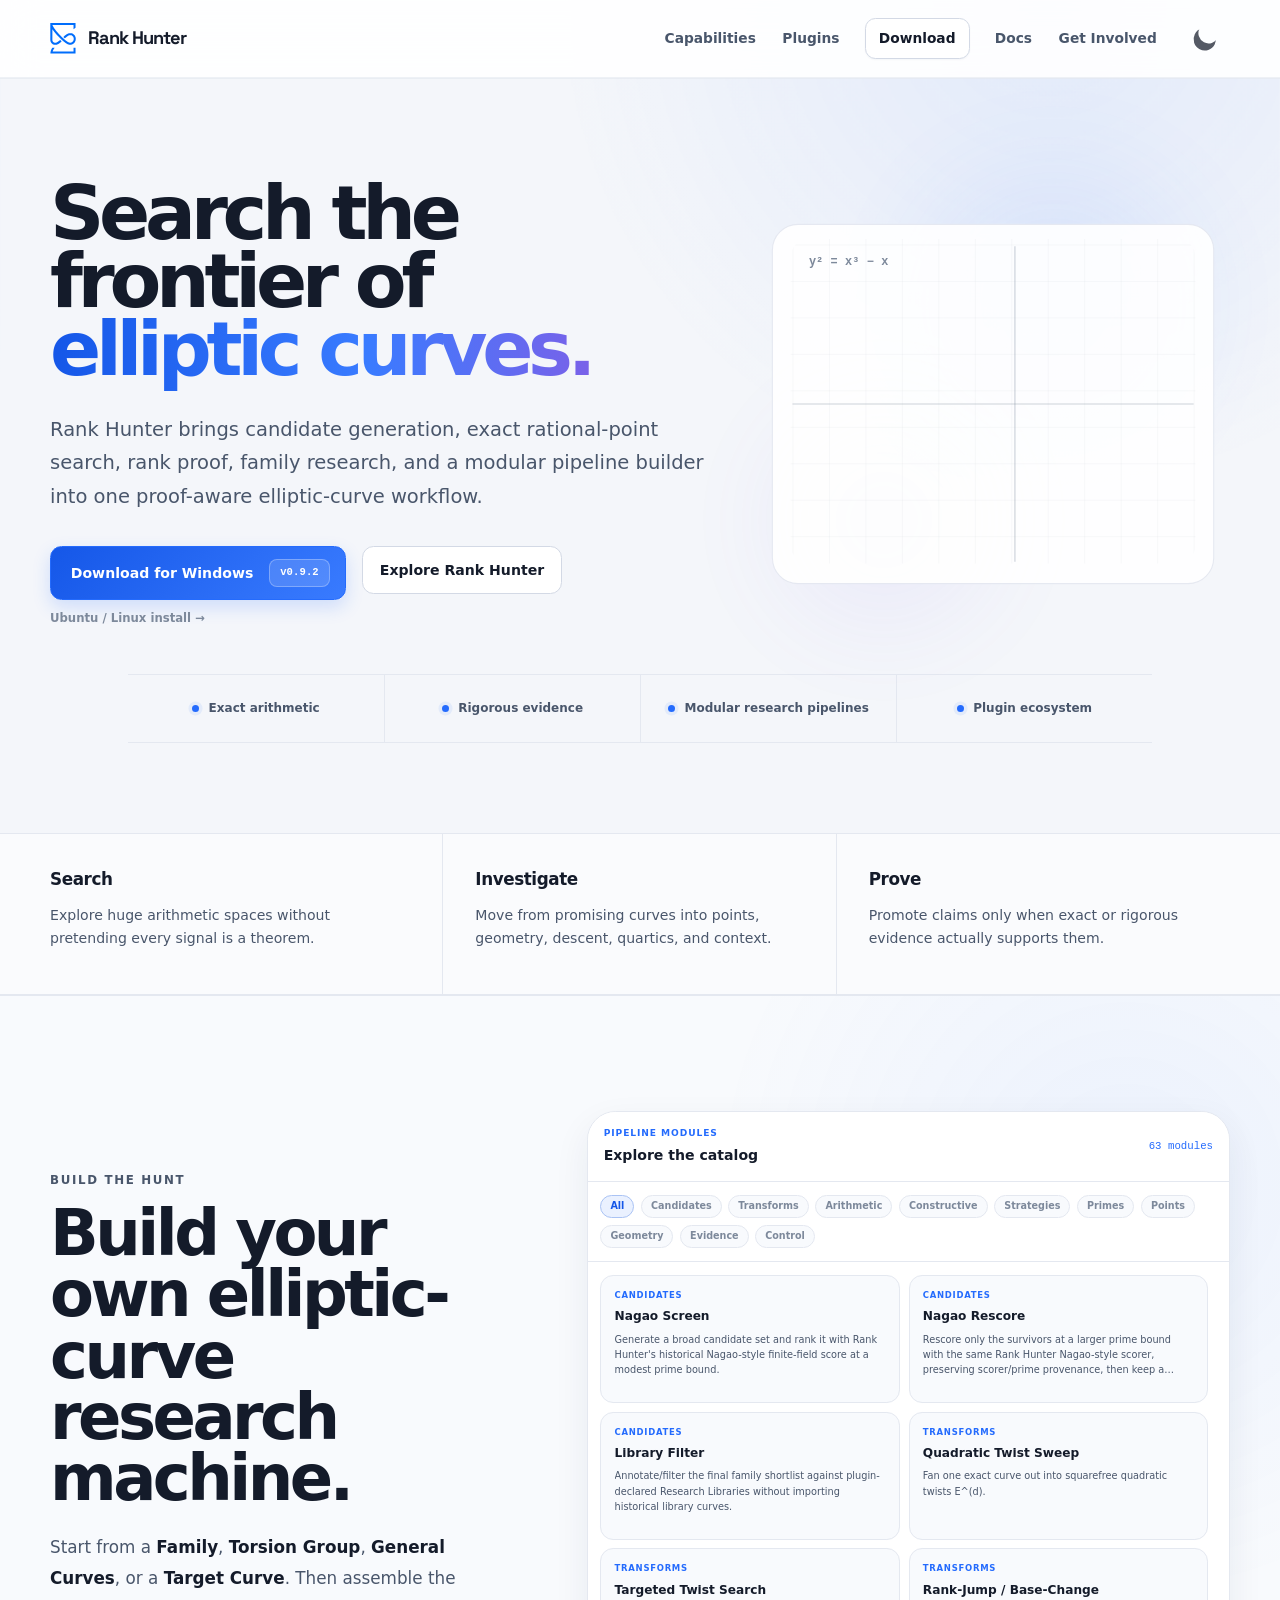
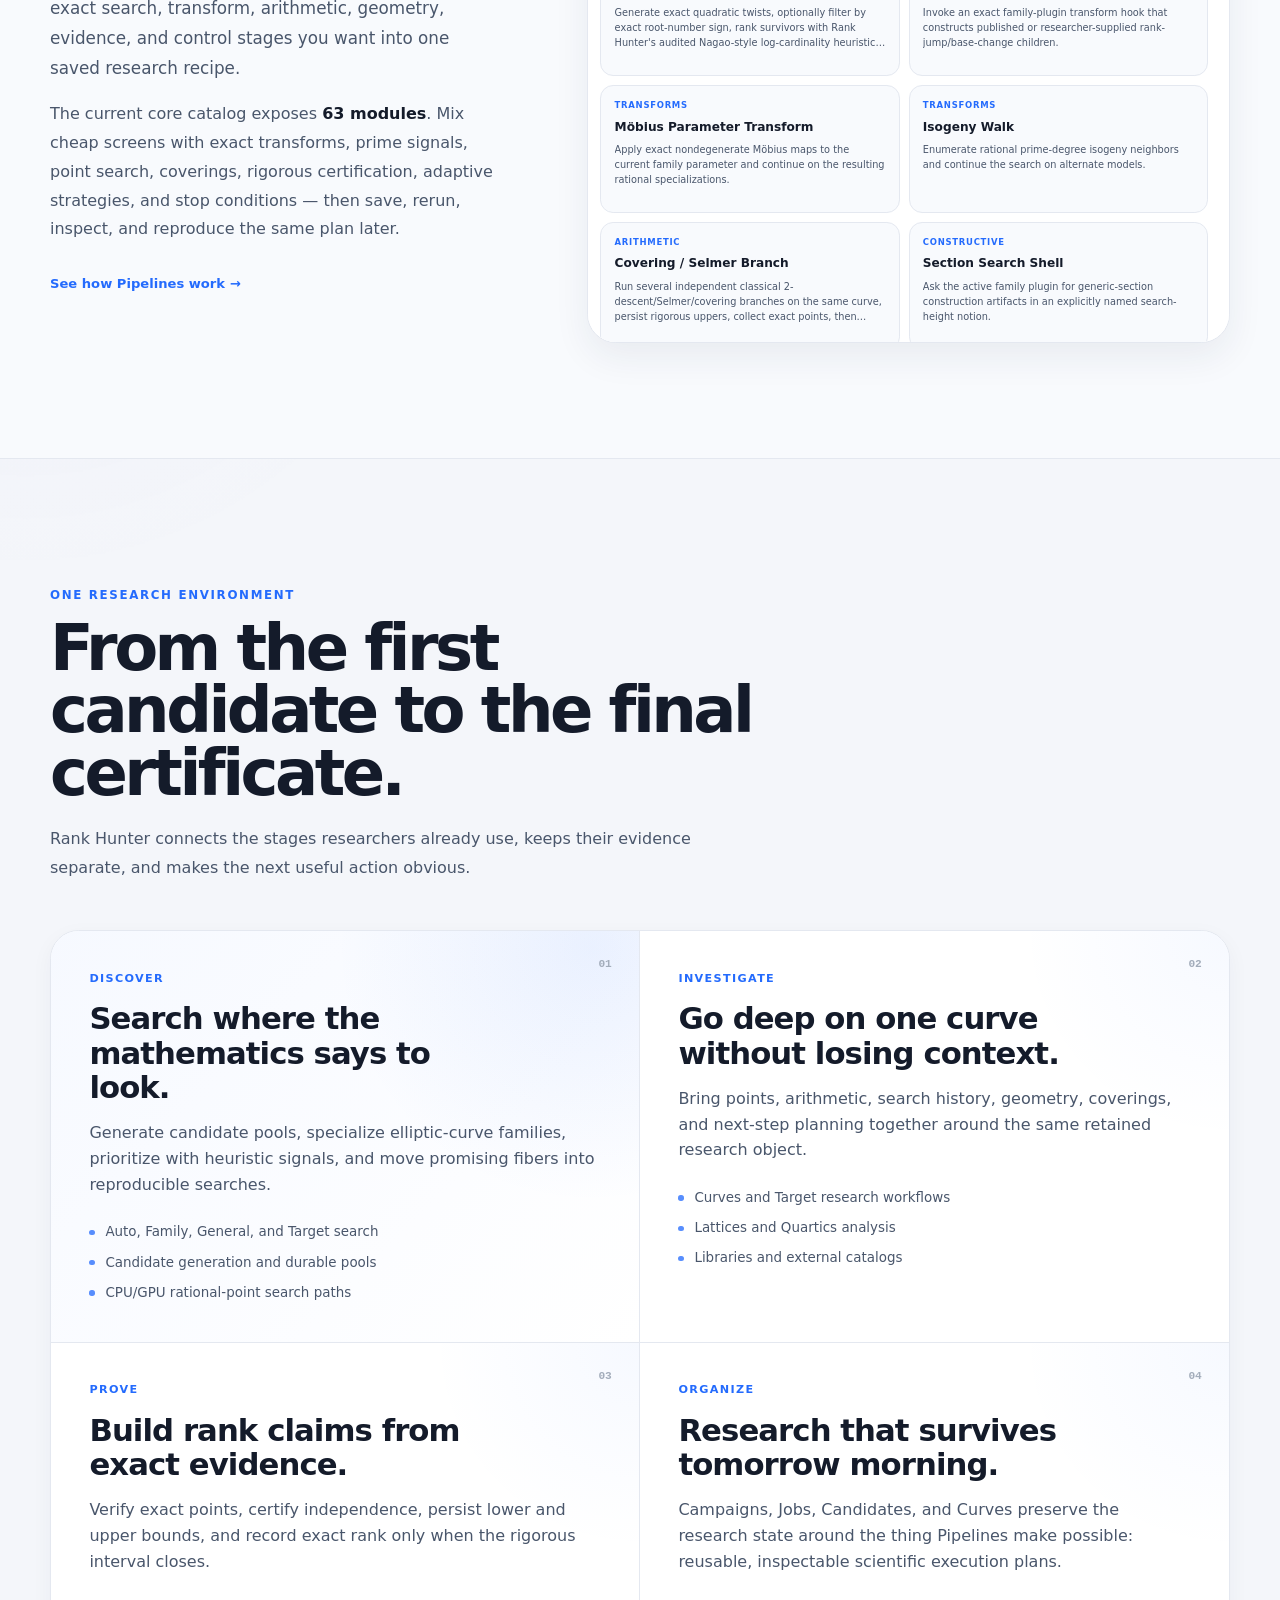
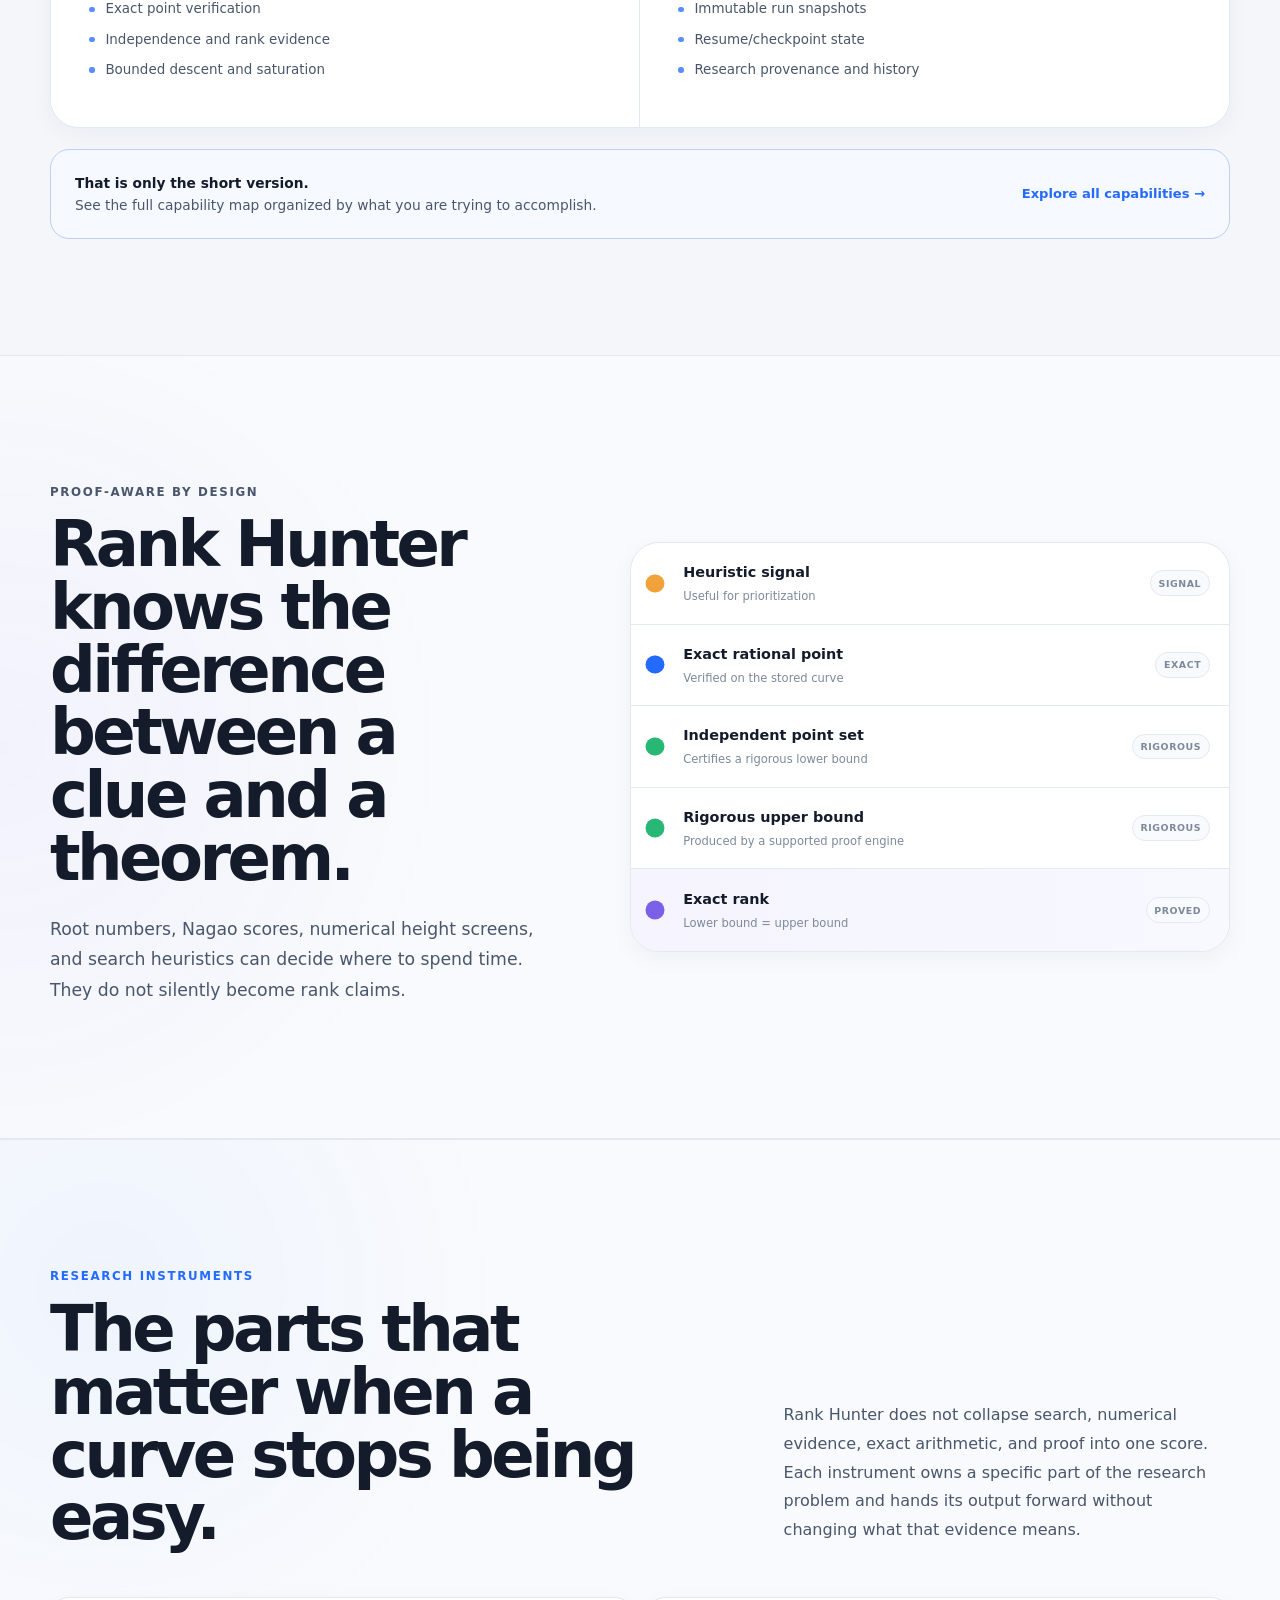
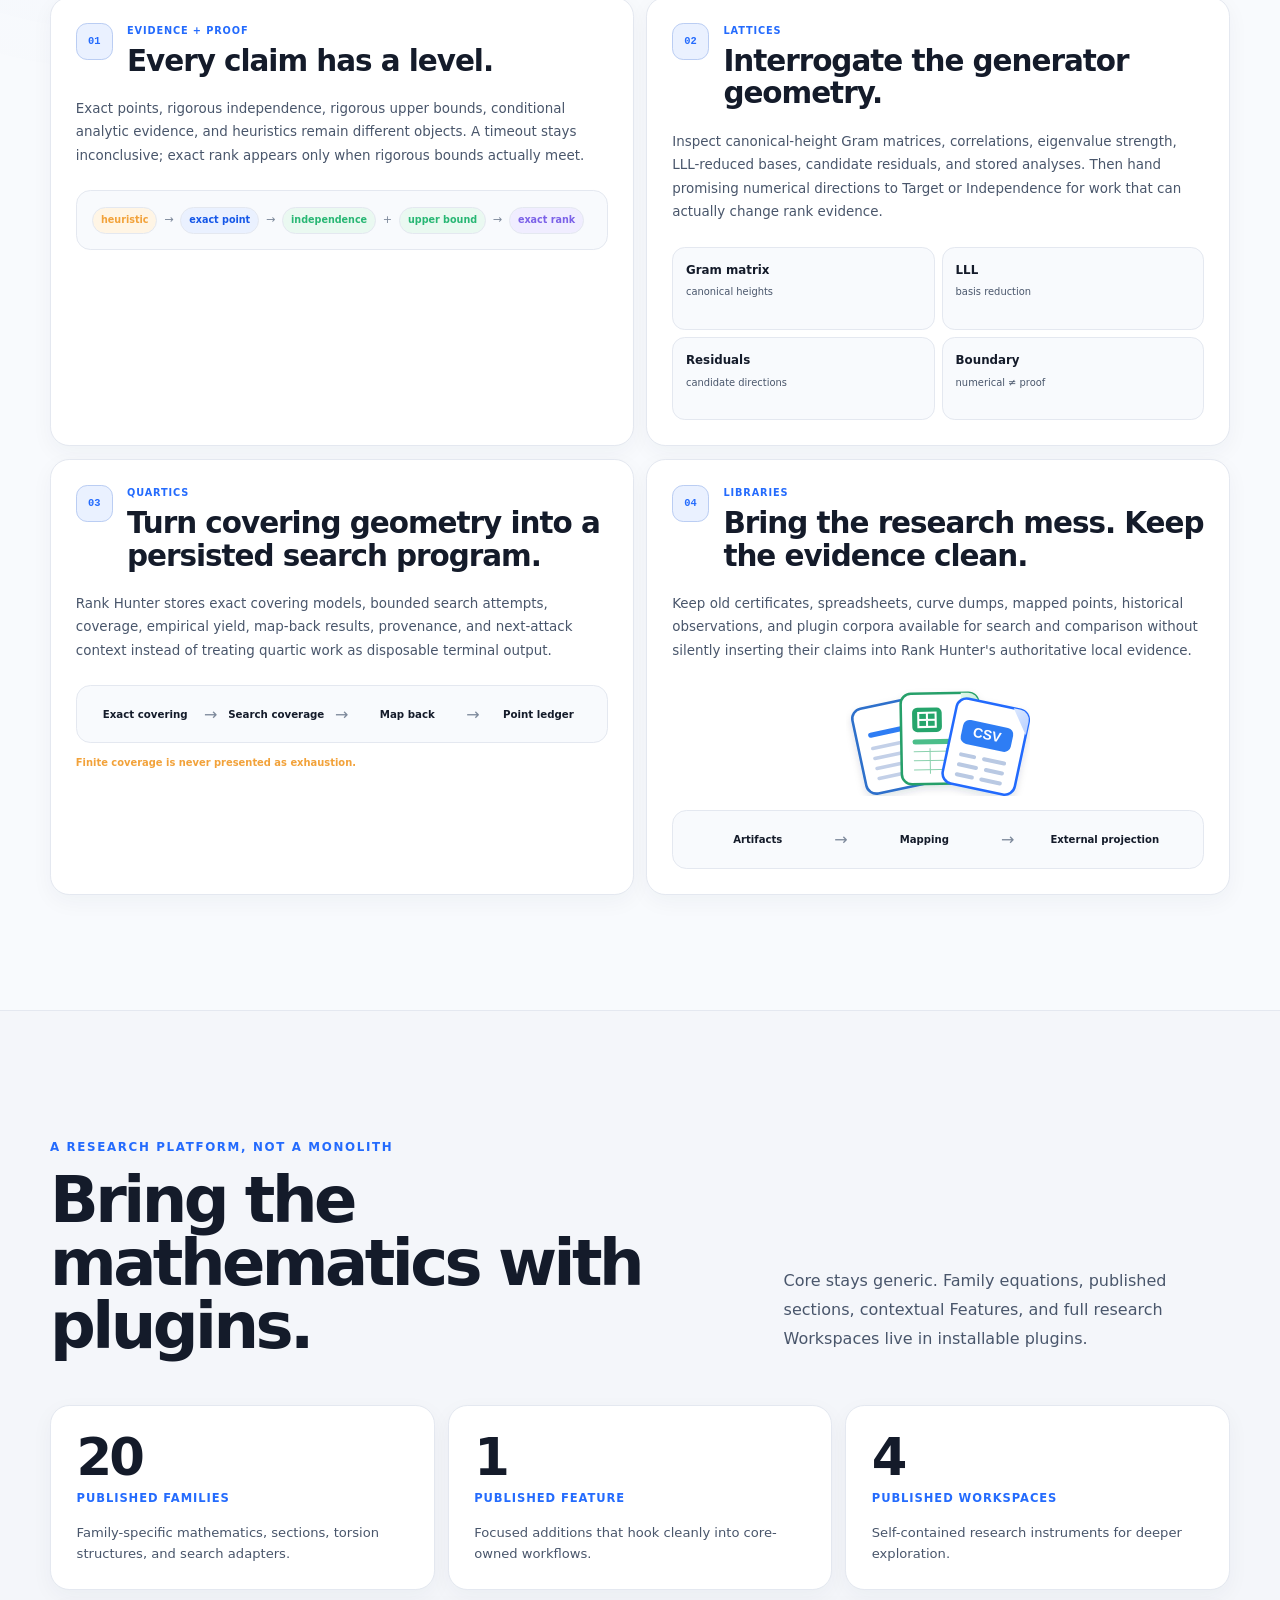
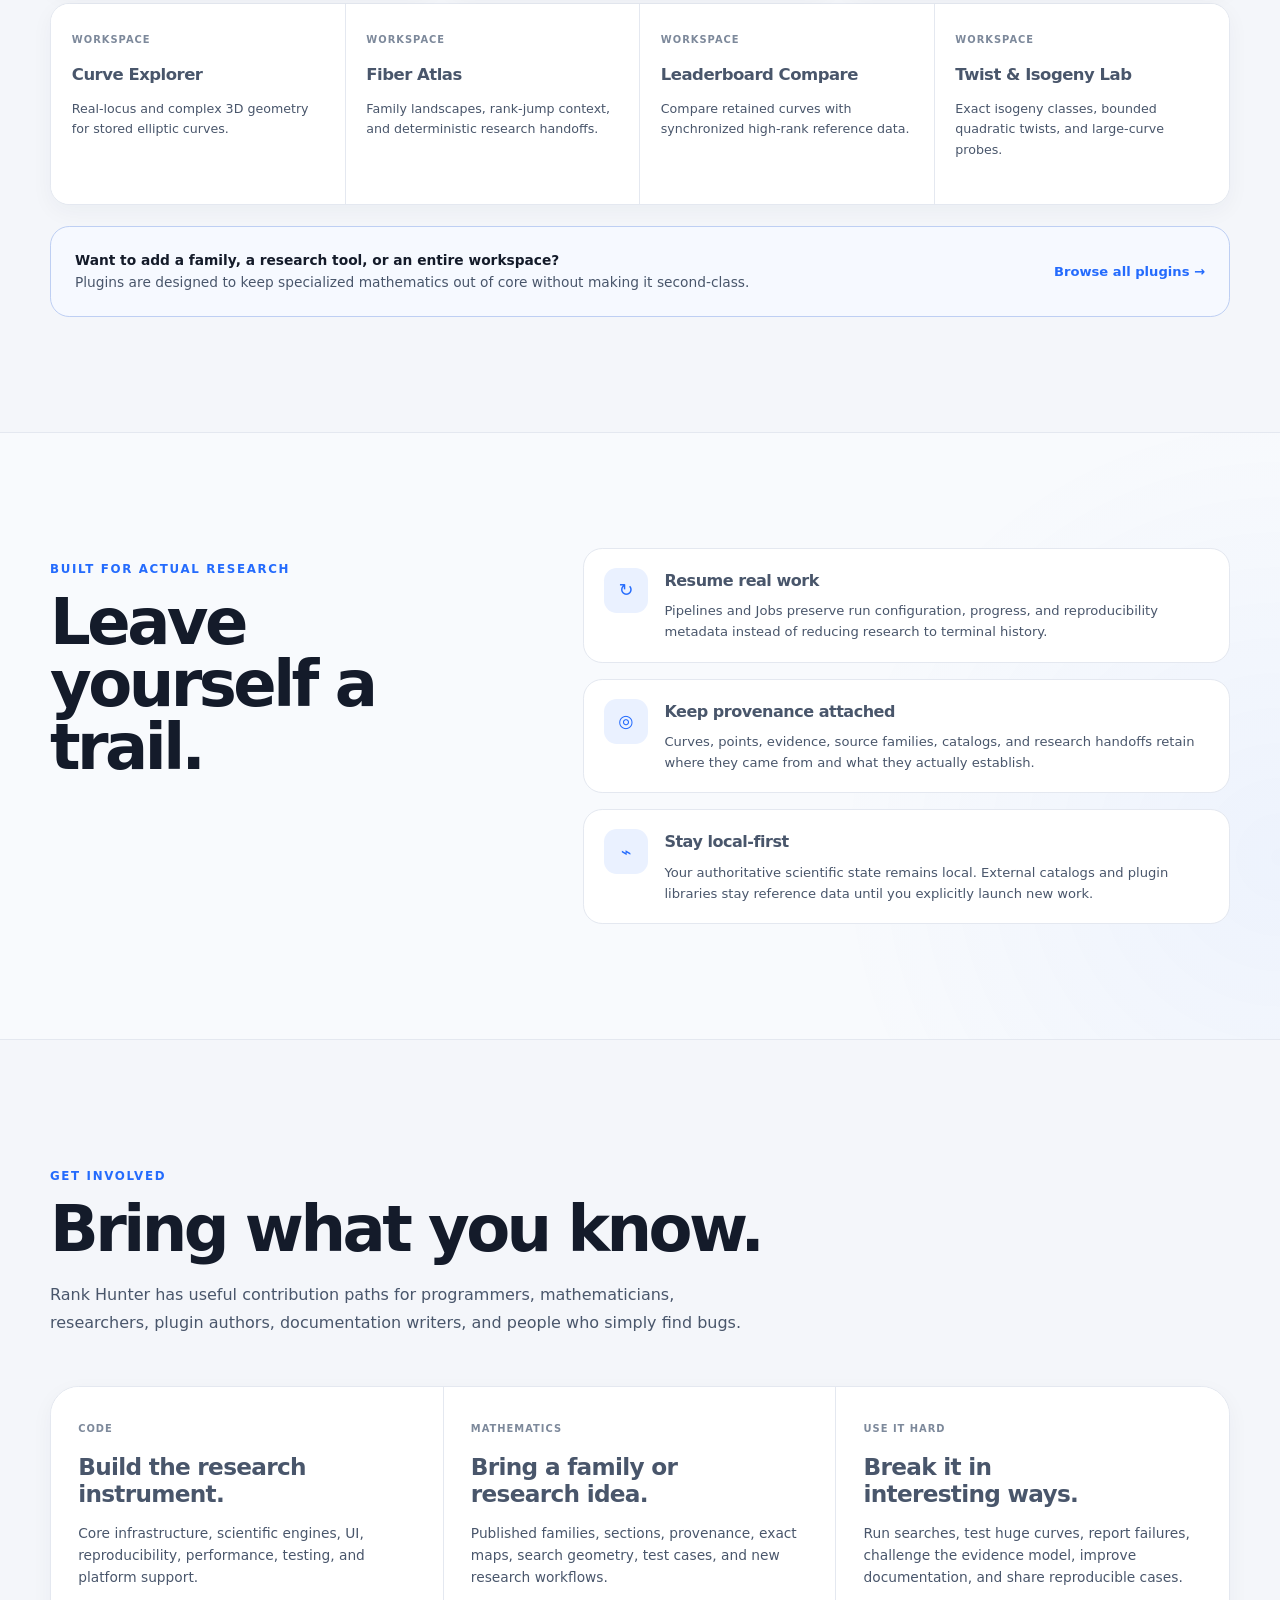
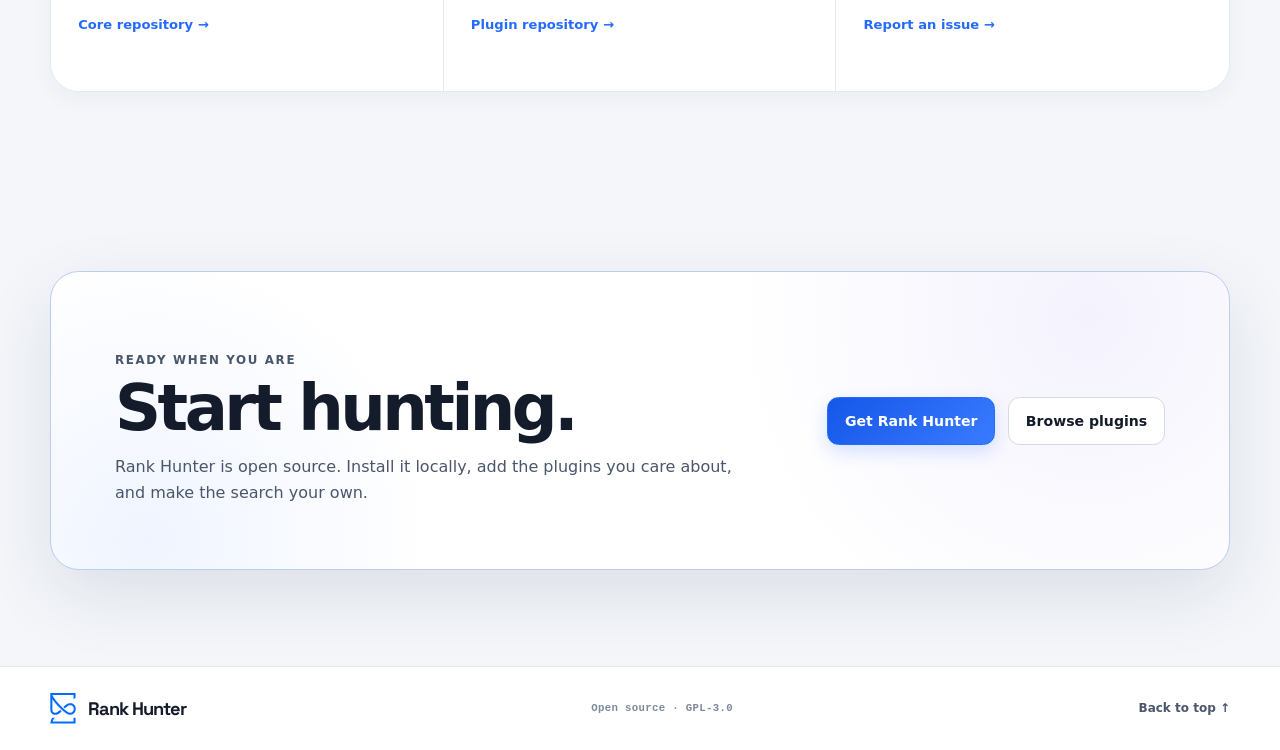
<file: index.html>
<!doctype html>
<html lang="en">
<head>
  <meta charset="utf-8">
  <meta name="viewport" content="width=device-width, initial-scale=1">
  <title>Rank Hunter — Elliptic Curve Research Platform</title>
  <meta name="description" content="Rank Hunter is an open-source elliptic curve research platform for candidate search, exact rational points, rigorous rank evidence, modular pipelines, and reproducible research.">
  <!-- Rank Hunter social metadata -->
  <link rel="canonical" href="https://rankhunter.net/">
  <link rel="icon" type="image/svg+xml" href="/assets/rank-hunter-logo.svg">
  <meta property="og:type" content="website">
  <meta property="og:site_name" content="Rank Hunter">
  <meta property="og:title" content="Rank Hunter — Elliptic Curve Research Platform">
  <meta property="og:description" content="Rank Hunter is an open-source elliptic curve research platform for candidate search, exact rational points, rigorous rank evidence, modular pipelines, and reproducible research.">
  <meta property="og:url" content="https://rankhunter.net/">
  <meta property="og:image" content="https://rankhunter.net/assets/social-preview.png">
  <meta property="og:image:type" content="image/png">
  <meta property="og:image:width" content="1200">
  <meta property="og:image:height" content="630">
  <meta property="og:image:alt" content="Rank Hunter title and open-source elliptic curve research platform over the actual light dashboard">
  <meta name="twitter:card" content="summary_large_image">
  <meta name="twitter:title" content="Rank Hunter — Elliptic Curve Research Platform">
  <meta name="twitter:description" content="Rank Hunter is an open-source elliptic curve research platform for candidate search, exact rational points, rigorous rank evidence, modular pipelines, and reproducible research.">
  <meta name="twitter:image" content="https://rankhunter.net/assets/social-preview.png">
  <meta name="twitter:image:alt" content="Rank Hunter title and open-source elliptic curve research platform over the actual light dashboard">
  <!-- /Rank Hunter social metadata -->
  <meta name="theme-color" content="#07101d">
  <link rel="preconnect" href="https://fonts.googleapis.com">
  <link rel="preconnect" href="https://fonts.gstatic.com" crossorigin>
  <link href="https://fonts.googleapis.com/css2?family=Space+Grotesk:wght@600;700&display=swap" rel="stylesheet">
  <script src="./assets/theme.js"></script>
  <script src="./assets/pipeline-explorer.js" defer></script>
  <link rel="stylesheet" href="./assets/site.css">
  <link rel="stylesheet" href="./assets/axiom.css">
</head>
<body>
  <a class="skip-link" href="#main">Skip to content</a>

  <header class="site-header">
    <div class="nav-shell">
      <a class="brand" href="./" aria-label="Rank Hunter home">
        <img class="brand-logo" src="./assets/rank-hunter-logo.svg" alt="" aria-hidden="true">
        <span class="brand-wordmark">Rank Hunter</span>
      </a>

      <nav class="site-nav" aria-label="Primary navigation">
        <a href="./capabilities/">Capabilities</a>
        <a href="./plugins/">Plugins</a>
        <a class="nav-cta" href="./download/">Download</a>
        <a class="nav-optional" href="https://docs.rankhunter.net" target="_blank" rel="noopener">Docs</a>
        <a class="nav-optional" href="./#involved">Get Involved</a>
        <button class="theme-toggle" type="button" data-theme-toggle aria-label="Dark appearance off" aria-pressed="false" title="Toggle dark appearance">
          <svg class="theme-toggle-icon" viewBox="0 0 24 24" aria-hidden="true" focusable="false">
            <defs>
              <mask id="rank-hunter-crescent">
                <rect width="24" height="24" fill="white"/>
                <circle cx="15.6" cy="8.4" r="8.3" fill="black"/>
              </mask>
            </defs>
            <circle cx="11.1" cy="12.1" r="9.1" fill="currentColor" mask="url(#rank-hunter-crescent)"/>
          </svg>
        </button>
      </nav>
    </div>
  </header>

  <main id="main">
    <section class="hero section-shell">
      <div class="hero-copy">
        <h1>Search the frontier of<br><span>elliptic curves.</span></h1>

        <p class="hero-lede">
          Rank Hunter brings candidate generation, exact rational-point search,
          rank proof, family research, and a modular pipeline builder into one
          proof-aware elliptic-curve workflow.
        </p>

        <div class="hero-actions hero-actions-download">
          <div class="hero-download-stack">
            <a class="button primary hero-download-button"
               href="./download/">
              <span>Download for Windows</span>
              <span class="hero-version">v0.9.2</span>
            </a>
            <a class="hero-linux-link" href="./download/#linux">Ubuntu / Linux install <span aria-hidden="true">→</span></a>
          </div>
          <a class="button secondary" href="./capabilities/">Explore Rank Hunter</a>
        </div>
      </div>

      <div class="hero-visual hero-math-visual" aria-label="Illustrative Rank Hunter search event">
        <div class="visual-glow glow-a"></div>
        <div class="visual-glow glow-b"></div>

        <div class="hero-curve-stage">
          <svg class="hero-curve-svg" viewBox="0 0 520 430" role="img" aria-labelledby="hero-curve-title hero-curve-desc">
            <title id="hero-curve-title">Elliptic curve search visualization</title>
            <desc id="hero-curve-desc">An illustrative elliptic curve with three rational points appearing in sequence. The final point highlights and reports example rank-growth evidence.</desc>
            <defs>
              <pattern id="hero-grid" width="40" height="40" patternUnits="userSpaceOnUse">
                <path d="M 40 0 L 0 0 0 40" class="hero-grid-line"/>
              </pattern>
              <linearGradient id="hero-curve-gradient" x1="0" y1="0" x2="1" y2="1">
                <stop offset="0%" class="hero-curve-stop-a"/>
                <stop offset="55%" class="hero-curve-stop-b"/>
                <stop offset="100%" class="hero-curve-stop-c"/>
              </linearGradient>
              <filter id="hero-point-glow" x="-80%" y="-80%" width="260%" height="260%">
                <feGaussianBlur stdDeviation="6" result="blur"/>
                <feMerge>
                  <feMergeNode in="blur"/>
                  <feMergeNode in="SourceGraphic"/>
                </feMerge>
              </filter>
            </defs>

            <rect x="18" y="18" width="484" height="394" rx="28" class="hero-graph-surface"/>
            <rect x="38" y="34" width="444" height="356" rx="20" fill="url(#hero-grid)" class="hero-grid"/>
            <line x1="40" y1="215" x2="480" y2="215" class="hero-axis"/>
            <line x1="284" y1="42" x2="284" y2="388" class="hero-axis"/>
            <text x="58" y="62" class="hero-equation">y² = x³ − x</text>

            <g class="hero-curve-draw">
              <path pathLength="1" d="M 64.4,215.0 L 67.5,203.7 L 70.6,199.3 L 73.6,196.2 L 76.7,193.7 L 79.7,191.7 L 82.8,190.0 L 85.8,188.6 L 88.9,187.4 L 91.9,186.4 L 95.0,185.5 L 98.1,184.8 L 101.1,184.2 L 104.2,183.8 L 107.2,183.5 L 110.3,183.2 L 113.3,183.1 L 116.4,183.1 L 119.4,183.1 L 122.5,183.3 L 125.6,183.5 L 128.6,183.8 L 131.7,184.2 L 134.7,184.6 L 137.8,185.2 L 140.8,185.8 L 143.9,186.5 L 146.9,187.3 L 150.0,188.1 L 153.1,189.0 L 156.1,190.1 L 159.2,191.2 L 162.2,192.4 L 165.3,193.8 L 168.3,195.3 L 171.4,196.9 L 174.4,198.8 L 177.5,200.9 L 180.6,203.5 L 183.6,206.9 L 186.7,215.0" class="hero-curve-line"/>
              <path pathLength="1" d="M 64.4,215.0 L 67.5,226.3 L 70.6,230.7 L 73.6,233.8 L 76.7,236.3 L 79.7,238.3 L 82.8,240.0 L 85.8,241.4 L 88.9,242.6 L 91.9,243.6 L 95.0,244.5 L 98.1,245.2 L 101.1,245.8 L 104.2,246.2 L 107.2,246.5 L 110.3,246.8 L 113.3,246.9 L 116.4,246.9 L 119.4,246.9 L 122.5,246.7 L 125.6,246.5 L 128.6,246.2 L 131.7,245.8 L 134.7,245.4 L 137.8,244.8 L 140.8,244.2 L 143.9,243.5 L 146.9,242.7 L 150.0,241.9 L 153.1,241.0 L 156.1,239.9 L 159.2,238.8 L 162.2,237.6 L 165.3,236.2 L 168.3,234.7 L 171.4,233.1 L 174.4,231.2 L 177.5,229.1 L 180.6,226.5 L 183.6,223.1 L 186.7,215.0" class="hero-curve-line"/>
              <path pathLength="1" d="M 308.9,215.0 L 311.7,203.7 L 314.6,198.7 L 317.4,194.7 L 320.3,191.2 L 323.1,188.0 L 326.0,184.9 L 328.9,182.0 L 331.7,179.2 L 334.6,176.4 L 337.4,173.7 L 340.3,171.1 L 343.1,168.5 L 346.0,165.9 L 348.8,163.3 L 351.7,160.8 L 354.5,158.2 L 357.4,155.7 L 360.2,153.2 L 363.1,150.6 L 365.9,148.1 L 368.8,145.6 L 371.6,143.1 L 374.5,140.6 L 377.3,138.0 L 380.2,135.5 L 383.0,133.0 L 385.9,130.4 L 388.7,127.9 L 391.6,125.3 L 394.4,122.7 L 397.3,120.2 L 400.1,117.6 L 403.0,115.0 L 405.9,112.4 L 408.7,109.8 L 411.6,107.2 L 414.4,104.5 L 417.3,101.9 L 420.1,99.2 L 423.0,96.6 L 425.8,93.9 L 428.7,91.2 L 431.5,88.5 L 434.4,85.8 L 437.2,83.1 L 440.1,80.4 L 442.9,77.7 L 445.8,74.9 L 448.6,72.1 L 451.5,69.4 L 454.3,66.6 L 457.2,63.8 L 460.0,61.0 L 462.9,58.2 L 465.7,55.3 L 468.6,52.5 L 471.4,49.7 L 474.3,46.8 L 477.1,43.9 L 480.0,41.0" class="hero-curve-line"/>
              <path pathLength="1" d="M 308.9,215.0 L 311.7,226.3 L 314.6,231.3 L 317.4,235.3 L 320.3,238.8 L 323.1,242.0 L 326.0,245.1 L 328.9,248.0 L 331.7,250.8 L 334.6,253.6 L 337.4,256.3 L 340.3,258.9 L 343.1,261.5 L 346.0,264.1 L 348.8,266.7 L 351.7,269.2 L 354.5,271.8 L 357.4,274.3 L 360.2,276.8 L 363.1,279.4 L 365.9,281.9 L 368.8,284.4 L 371.6,286.9 L 374.5,289.4 L 377.3,292.0 L 380.2,294.5 L 383.0,297.0 L 385.9,299.6 L 388.7,302.1 L 391.6,304.7 L 394.4,307.3 L 397.3,309.8 L 400.1,312.4 L 403.0,315.0 L 405.9,317.6 L 408.7,320.2 L 411.6,322.8 L 414.4,325.5 L 417.3,328.1 L 420.1,330.8 L 423.0,333.4 L 425.8,336.1 L 428.7,338.8 L 431.5,341.5 L 434.4,344.2 L 437.2,346.9 L 440.1,349.6 L 442.9,352.3 L 445.8,355.1 L 448.6,357.9 L 451.5,360.6 L 454.3,363.4 L 457.2,366.2 L 460.0,369.0 L 462.9,371.8 L 465.7,374.7 L 468.6,377.5 L 471.4,380.3 L 474.3,383.2 L 477.1,386.1 L 480.0,389.0" class="hero-curve-line"/>
            </g>

            <g class="hero-point hero-point-one">
              <circle cx="91.3" cy="186.6" r="12" class="hero-point-halo"/>
              <circle cx="91.3" cy="186.6" r="5.5" class="hero-point-core"/>
            </g>
            <g class="hero-point hero-point-two">
              <circle cx="152.4" cy="188.9" r="12" class="hero-point-halo"/>
              <circle cx="152.4" cy="188.9" r="5.5" class="hero-point-core"/>
            </g>
            <g class="hero-point hero-point-three" filter="url(#hero-point-glow)">
              <circle cx="372.4" cy="142.4" r="18" class="hero-point-ring"/>
              <circle cx="372.4" cy="142.4" r="6.5" class="hero-point-core hero-point-core-final"/>
            </g>
            <path d="M 383 150 C 409 162, 418 181, 423 202" class="hero-callout-line"/>
          </svg>

          <div class="hero-research-event">
            <span class="hero-event-label">Illustrative search event</span>
            <div><span>Quartic hit</span><strong>2</strong></div>
            <div><span>Rank growth</span><strong>+1</strong></div>
            <div><span>Rigorous lower bound</span><strong>≥ 3</strong></div>
          </div>
        </div>
      </div>

      <div class="hero-pillars" aria-label="Rank Hunter highlights">
        <span><i aria-hidden="true"></i>Exact arithmetic</span>
        <span><i aria-hidden="true"></i>Rigorous evidence</span>
        <span><i aria-hidden="true"></i>Modular research pipelines</span>
        <span><i aria-hidden="true"></i>Plugin ecosystem</span>
      </div>
    </section>

    <section class="signal-strip" aria-label="Rank Hunter philosophy">
      <div class="section-shell signal-grid">
        <div>
          <span class="signal-number">Search</span>
          <p>Explore huge arithmetic spaces without pretending every signal is a theorem.</p>
        </div>
        <div>
          <span class="signal-number">Investigate</span>
          <p>Move from promising curves into points, geometry, descent, quartics, and context.</p>
        </div>
        <div>
          <span class="signal-number">Prove</span>
          <p>Promote claims only when exact or rigorous evidence actually supports them.</p>
        </div>
      </div>
    </section>

    <section id="pipelines" class="pipeline-showcase">
      <div class="section-shell pipeline-showcase-grid">
        <div class="pipeline-copy">
          <p class="eyebrow">Build the hunt</p>
          <h2>Build your own elliptic-curve research machine.</h2>
          <p class="pipeline-lede">
            Start from a <strong>Family</strong>, <strong>Torsion Group</strong>,
            <strong>General Curves</strong>, or a <strong>Target Curve</strong>.
            Then assemble the exact search, transform, arithmetic, geometry,
            evidence, and control stages you want into one saved research recipe.
          </p>
          <p>
            The current core catalog exposes <strong>63 modules</strong>. Mix cheap
            screens with exact transforms, prime signals, point search, coverings,
            rigorous certification, adaptive strategies, and stop conditions —
            then save, rerun, inspect, and reproduce the same plan later.
          </p>
          <a class="text-link" href="./capabilities/#pipelines">See how Pipelines work <span aria-hidden="true">→</span></a>
        </div>

        <div class="pipeline-module-explorer" data-module-explorer aria-label="Explore Rank Hunter pipeline modules">
          <div class="module-explorer-head">
            <div>
              <span class="module-explorer-kicker">Pipeline modules</span>
              <strong>Explore the catalog</strong>
            </div>
            <span class="pipeline-module-count" data-module-count>63 modules</span>
          </div>

          <div class="module-filter-bar" role="group" aria-label="Filter pipeline modules by category">
            <button type="button" class="module-filter is-active" data-module-filter="All" aria-pressed="true">All</button>
            <button type="button" class="module-filter" data-module-filter="Candidates" aria-pressed="false">Candidates</button>
            <button type="button" class="module-filter" data-module-filter="Transforms" aria-pressed="false">Transforms</button>
            <button type="button" class="module-filter" data-module-filter="Arithmetic" aria-pressed="false">Arithmetic</button>
            <button type="button" class="module-filter" data-module-filter="Constructive" aria-pressed="false">Constructive</button>
            <button type="button" class="module-filter" data-module-filter="Strategies" aria-pressed="false">Strategies</button>
            <button type="button" class="module-filter" data-module-filter="Primes" aria-pressed="false">Primes</button>
            <button type="button" class="module-filter" data-module-filter="Points" aria-pressed="false">Points</button>
            <button type="button" class="module-filter" data-module-filter="Geometry" aria-pressed="false">Geometry</button>
            <button type="button" class="module-filter" data-module-filter="Evidence" aria-pressed="false">Evidence</button>
            <button type="button" class="module-filter" data-module-filter="Control" aria-pressed="false">Control</button>
          </div>

          <div class="pipeline-module-list" data-module-list>
            <article class="pipeline-module-card" data-module-category="Candidates" data-module-id="nagao_screen">
              <span>Candidates</span>
              <strong>Nagao Screen</strong>
              <p>Generate a broad candidate set and rank it with Rank Hunter's historical Nagao-style finite-field score at a modest prime bound.</p>
            </article>
            <article class="pipeline-module-card" data-module-category="Candidates" data-module-id="nagao_rescore">
              <span>Candidates</span>
              <strong>Nagao Rescore</strong>
              <p>Rescore only the survivors at a larger prime bound with the same Rank Hunter Nagao-style scorer, preserving scorer/prime provenance, then keep a smaller shortlist.</p>
            </article>
            <article class="pipeline-module-card" data-module-category="Candidates" data-module-id="corpus_filter">
              <span>Candidates</span>
              <strong>Library Filter</strong>
              <p>Annotate/filter the final family shortlist against plugin-declared Research Libraries without importing historical library curves.</p>
            </article>
            <article class="pipeline-module-card" data-module-category="Transforms" data-module-id="quadratic_twist_sweep">
              <span>Transforms</span>
              <strong>Quadratic Twist Sweep</strong>
              <p>Fan one exact curve out into squarefree quadratic twists E^(d).</p>
            </article>
            <article class="pipeline-module-card" data-module-category="Transforms" data-module-id="targeted_twist_search">
              <span>Transforms</span>
              <strong>Targeted Twist Search</strong>
              <p>Generate exact quadratic twists, optionally filter by exact root-number sign, rank survivors with Rank Hunter's audited Nagao-style log-cardinality heuristic, and keep only the strongest children under explicit stage/per-twist hard budgets.</p>
            </article>
            <article class="pipeline-module-card" data-module-category="Transforms" data-module-id="rank_jump_base_change">
              <span>Transforms</span>
              <strong>Rank-Jump / Base-Change</strong>
              <p>Invoke an exact family-plugin transform hook that constructs published or researcher-supplied rank-jump/base-change children.</p>
            </article>
            <article class="pipeline-module-card" data-module-category="Transforms" data-module-id="parameter_pullback">
              <span>Transforms</span>
              <strong>Möbius Parameter Transform</strong>
              <p>Apply exact nondegenerate Möbius maps to the current family parameter and continue on the resulting rational specializations.</p>
            </article>
            <article class="pipeline-module-card" data-module-category="Transforms" data-module-id="isogeny_walk">
              <span>Transforms</span>
              <strong>Isogeny Walk</strong>
              <p>Enumerate rational prime-degree isogeny neighbors and continue the search on alternate models.</p>
            </article>
            <article class="pipeline-module-card" data-module-category="Arithmetic" data-module-id="covering_selmer_branch">
              <span>Arithmetic</span>
              <strong>Covering / Selmer Branch</strong>
              <p>Run several independent classical 2-descent/Selmer/covering branches on the same curve, persist rigorous uppers, collect exact points, then exact-certify any rank growth.</p>
            </article>
            <article class="pipeline-module-card" data-module-category="Constructive" data-module-id="section_height_shell">
              <span>Constructive</span>
              <strong>Section Search Shell</strong>
              <p>Ask the active family plugin for generic-section construction artifacts in an explicitly named search-height notion.</p>
            </article>
            <article class="pipeline-module-card" data-module-category="Constructive" data-module-id="trace_section_constructor">
              <span>Constructive</span>
              <strong>Trace Section Constructor</strong>
              <p>Ask the family plugin for trace-section artifacts bound to an exact source section and explicit extension/Galois provenance.</p>
            </article>
            <article class="pipeline-module-card" data-module-category="Constructive" data-module-id="forced_bisection_constructor">
              <span>Constructive</span>
              <strong>Forced Bisection / Division Constructor</strong>
              <p>Ask the family plugin for typed divisibility conditions such as nP=Q, bound to an exact source trace and an explicit supported division/slope mode.</p>
            </article>
            <article class="pipeline-module-card" data-module-category="Constructive" data-module-id="square_condition_specializer">
              <span>Constructive</span>
              <strong>Square-Condition Specializer</strong>
              <p>Search plugin-supplied exact division conditions for rational specializations behind a core-owned hard timeout.</p>
            </article>
            <article class="pipeline-module-card" data-module-category="Strategies" data-module-id="constructive_rank_jump_loop">
              <span>Strategies</span>
              <strong>Constructive Rank-Jump Loop</strong>
              <p>Run successive section-height shells through trace construction, forced division, and exact square-condition specialization, durably checkpointing each completed shell so resume starts at the first unfinished height without repeating verified symbolic work.</p>
            </article>
            <article class="pipeline-module-card" data-module-category="Strategies" data-module-id="upper_bound_rescue_ladder">
              <span>Strategies</span>
              <strong>Upper-Bound Rescue Ladder</strong>
              <p>Try several bounded rigorous rank-upper routes in sequence: quick PARI, exact Q-isogenous PARI retries, optional short 2-Selmer, known-basis covering descents, and true higher-descent plugin hooks.</p>
            </article>
            <article class="pipeline-module-card" data-module-category="Strategies" data-module-id="large_height_generator_hunt">
              <span>Strategies</span>
              <strong>Large-Height Generator Hunt</strong>
              <p>Adaptive generator-recovery strategy: try structured descent/covering hooks, then search MW feedback geometry and higher denominator bands before spending time on late saturation/LLL rescue.</p>
            </article>
            <article class="pipeline-module-card" data-module-category="Strategies" data-module-id="record_breaker_lane">
              <span>Strategies</span>
              <strong>Record Breaker Lane</strong>
              <p>Escalate only curves whose rigorous lower bound has reached a configured record-hunt threshold.</p>
            </article>
            <article class="pipeline-module-card" data-module-category="Transforms" data-module-id="surface_fibration_switch">
              <span>Transforms</span>
              <strong>Surface / Fibration Switch</strong>
              <p>Ask the active family plugin for an exact alternative elliptic fibration/surface model and continue the pipeline on the derived family or curve with full lineage.</p>
            </article>
            <article class="pipeline-module-card" data-module-category="Primes" data-module-id="prime_table_cache">
              <span>Primes</span>
              <strong>Prime Table Cache</strong>
              <p>Cache reusable exact Frobenius data for good primes below a bound.</p>
            </article>
            <article class="pipeline-module-card" data-module-category="Primes" data-module-id="multi_scale_frobenius">
              <span>Primes</span>
              <strong>Multi-Scale Frobenius</strong>
              <p>Compute Rank Hunter's historical log-cardinality Nagao-style score cumulatively and by prime band from cached #E(F_p).</p>
            </article>
            <article class="pipeline-module-card" data-module-category="Primes" data-module-id="mestre_nagao_ensemble">
              <span>Primes</span>
              <strong>Rank Hunter Prime-Signal Ensemble</strong>
              <p>Combine three RH prime signals (log-cardinality, sign-reversed a_p log(p)/p, and normalized trace) into one experimental consensus scheduling score.</p>
            </article>
            <article class="pipeline-module-card" data-module-category="Primes" data-module-id="frobenius_persistence">
              <span>Primes</span>
              <strong>Frobenius Persistence</strong>
              <p>Rank Hunter experimental scheduling heuristic: score how consistently the RH Nagao-style signal survives across disjoint prime bands, using the weakest normalized band.</p>
            </article>
            <article class="pipeline-module-card" data-module-category="Primes" data-module-id="explicit_formula_indicator">
              <span>Primes</span>
              <strong>Explicit-Formula Indicator</strong>
              <p>Compute a smoothed good-prime/prime-power explicit-formula proxy for central-zero pressure.</p>
            </article>
            <article class="pipeline-module-card" data-module-category="Arithmetic" data-module-id="mestre_bober_analytic_upper">
              <span>Arithmetic</span>
              <strong>Conditional Analytic Rank Upper</strong>
              <p>Run Sage's Mestre-Bober zero-sum analytic-rank upper computation in an isolated worker.</p>
            </article>
            <article class="pipeline-module-card" data-module-category="Arithmetic" data-module-id="brumer_kramer_classgroup_bound">
              <span>Arithmetic</span>
              <strong>Cubic Class-Group / 2-Selmer Bound</strong>
              <p>For curves with E(Q)[2]=0, compute the Brumer-Kramer class-group upper bound dim Sel_2(E/Q) &lt;= g(E)+u(E)+n(E) from the cubic 2-division field and exact bad-reduction/splitting data.</p>
            </article>
            <article class="pipeline-module-card" data-module-category="Arithmetic" data-module-id="cassels_tate_refinement">
              <span>Arithmetic</span>
              <strong>Cassels–Tate Selmer Refinement</strong>
              <p>Run PARI's unconditional 2-descent and 2-part Cassels pairing in an isolated worker.</p>
            </article>
            <article class="pipeline-module-card" data-module-category="Arithmetic" data-module-id="isogeny_descent">
              <span>Arithmetic</span>
              <strong>Isogeny Descent</strong>
              <p>For curves with a rational 2-isogeny, run eclib/mwrank descent through each rational 2-isogeny and its dual, record the exact phi- and dual-phi Selmer dimensions, verify every route against Sage's exact maps, and promote only the resulting rigorous Mordell-Weil upper.</p>
            </article>
            <article class="pipeline-module-card" data-module-category="Primes" data-module-id="local_root_numbers">
              <span>Primes</span>
              <strong>Local Root Numbers</strong>
              <p>Compute the exact bad-prime local root factors and global root number; optionally use an exact sign filter for scheduling.</p>
            </article>
            <article class="pipeline-module-card" data-module-category="Primes" data-module-id="bad_prime_fingerprint">
              <span>Primes</span>
              <strong>Bad-Prime Fingerprint</strong>
              <p>Record bad primes, Kodaira symbols, discriminant/conductor valuations, Tamagawa numbers and local root factors; optional exact scheduling filters.</p>
            </article>
            <article class="pipeline-module-card" data-module-category="Primes" data-module-id="torsion_mod_p_sieve">
              <span>Primes</span>
              <strong>Torsion mod-p Sieve</strong>
              <p>Use good-reduction injections into E(F_p) to rigorously reject impossible rational torsion targets by order divisibility and exact finite-group structure when available; passing is not proof.</p>
            </article>
            <article class="pipeline-module-card" data-module-category="Primes" data-module-id="local_solubility_sieve">
              <span>Primes</span>
              <strong>Local Solubility Sieve</strong>
              <p>Apply rigorous mod-p obstruction tests to stored degree-4 coverings and pre-sieve downstream point-centered quartics before ratpoints.</p>
            </article>
            <article class="pipeline-module-card" data-module-category="Arithmetic" data-module-id="exact_torsion">
              <span>Arithmetic</span>
              <strong>Exact Torsion</strong>
              <p>Compute Sage E(Q)_tors exactly in an isolated bounded worker.</p>
            </article>
            <article class="pipeline-module-card" data-module-category="Arithmetic" data-module-id="specialization_seeds">
              <span>Arithmetic</span>
              <strong>Known Specialization Seeds</strong>
              <p>Ask the active family plugin for preserved exact specialization point bundles and independently certify them before using any historical rank metadata as rigorous evidence.</p>
            </article>
            <article class="pipeline-module-card" data-module-category="Arithmetic" data-module-id="family_baseline">
              <span>Arithmetic</span>
              <strong>Family Sections</strong>
              <p>Specialize plugin-provided generic sections and exact-certify their independence on the stored curve.</p>
            </article>
            <article class="pipeline-module-card" data-module-category="Arithmetic" data-module-id="specialization_injectivity_certificate">
              <span>Arithmetic</span>
              <strong>Specialization Injectivity Certificate</strong>
              <p>Certify the Gusic-Tadic specialization criterion for eligible FormulaFamily models and persist generic-family rank evidence separately from fiber rank evidence.</p>
            </article>
            <article class="pipeline-module-card" data-module-category="Arithmetic" data-module-id="root_number">
              <span>Arithmetic</span>
              <strong>Root Number</strong>
              <p>Compute the exact global root number through the shared bounded prime/local arithmetic service and publish it through Curve Arithmetic authority.</p>
            </article>
            <article class="pipeline-module-card" data-module-category="Arithmetic" data-module-id="pari_upper_gate">
              <span>Arithmetic</span>
              <strong>PARI Upper Gate</strong>
              <p>Try a short rigorous PARI rank upper bound with a screening-budget timeout.</p>
            </article>
            <article class="pipeline-module-card" data-module-category="Arithmetic" data-module-id="selmer_bound">
              <span>Arithmetic</span>
              <strong>mwrank 2-Descent Rank Upper</strong>
              <p>Run bounded eclib/mwrank 2-descent and use mwrank rank_bound() as a rigorous Mordell-Weil rank upper bound.</p>
            </article>
            <article class="pipeline-module-card" data-module-category="Arithmetic" data-module-id="selmer_headroom">
              <span>Arithmetic</span>
              <strong>mwrank Rank Headroom</strong>
              <p>Rank unresolved fibers by the gap between the rigorous mwrank rank_bound() upper and current rigorous lower bound.</p>
            </article>
            <article class="pipeline-module-card" data-module-category="Points" data-module-id="small_point_density">
              <span>Points</span>
              <strong>Small-Point Discovery Yield</strong>
              <p>Rank Hunter experimental search-yield statistic: prepare one fixed exact search model for the stage, then run shallow denominator-1 searches at increasing heights and score fresh exact-point yield only from completed comparable rounds.</p>
            </article>
            <article class="pipeline-module-card" data-module-category="Points" data-module-id="integral_seed">
              <span>Points</span>
              <strong>Native Model Seed</strong>
              <p>Search the exact stored/family model directly with bounded ratpoints, avoiding global-minimal-model preprocessing by default.</p>
            </article>
            <article class="pipeline-module-card" data-module-category="Geometry" data-module-id="simon_covering">
              <span>Geometry</span>
              <strong>Simon 2-Covering (Legacy)</strong>
              <p>Legacy/alternative Denis Simon two-descent search.</p>
            </article>
            <article class="pipeline-module-card" data-module-category="Geometry" data-module-id="mwrank_covering">
              <span>Geometry</span>
              <strong>mwrank 2-Covering</strong>
              <p>Run bounded standard eclib/mwrank full 2-descent/covering search.</p>
            </article>
            <article class="pipeline-module-card" data-module-category="Geometry" data-module-id="higher_descent_ladder">
              <span>Geometry</span>
              <strong>Higher Descent Ladder</strong>
              <p>Run rigorous built-in 2-descent first, then escalate through true higher-descent levels supplied by a compatible research plugin.</p>
            </article>
            <article class="pipeline-module-card" data-module-category="Geometry" data-module-id="covering_minimize_reduce">
              <span>Geometry</span>
              <strong>Covering Minimization &amp; Reduction</strong>
              <p>Replace active rank42.covering.v1 square quartics by smaller exactly equivalent search models.</p>
            </article>
            <article class="pipeline-module-card" data-module-category="Geometry" data-module-id="covering_local_height_planner">
              <span>Geometry</span>
              <strong>Local Solubility &amp; Covering Height Planner</strong>
              <p>For each active square-quartic covering, test every completion of Q relevant to local solubility and attach a ranked point-search budget.</p>
            </article>
            <article class="pipeline-module-card" data-module-category="Geometry" data-module-id="selmer_element_fanout">
              <span>Geometry</span>
              <strong>Exact Covering Fan-Out</strong>
              <p>Import exact mapped covering objects from the active plugin and/or existing Rank Hunter covering store, search each covering independently, map exact rational hits back to E(Q), and certify growth.</p>
            </article>
            <article class="pipeline-module-card" data-module-category="Geometry" data-module-id="padic_covering_search">
              <span>Geometry</span>
              <strong>p-adic Covering Point Search</strong>
              <p>Delegate a true p-adic covering-point search to an installed research engine/plugin through the core-owned hard-timeout worker.</p>
            </article>
            <article class="pipeline-module-card" data-module-category="Geometry" data-module-id="plugin_family_search">
              <span>Geometry</span>
              <strong>Plugin Family Search</strong>
              <p>Run the selected Family adapter search for one stored-pool Pipeline candidate inside a temporary database copy.</p>
            </article>
            <article class="pipeline-module-card" data-module-category="Geometry" data-module-id="plugin_geometry">
              <span>Geometry</span>
              <strong>Plugin Geometry</strong>
              <p>Invoke the selected family plugin's native target geometry behind a core-owned scientific-write boundary.</p>
            </article>
            <article class="pipeline-module-card" data-module-category="Geometry" data-module-id="pointed_quartic">
              <span>Geometry</span>
              <strong>Point-Centered Quartics</strong>
              <p>Build exact quartic search geometry around already-known points and search mapped rational points.</p>
            </article>
            <article class="pipeline-module-card" data-module-category="Geometry" data-module-id="mw_growth_loop">
              <span>Geometry</span>
              <strong>MW Growth Loop</strong>
              <p>Repeatedly rebuild point-centered quartic geometry from the enlarged exact point set; each successful round feeds its new points into the next round.</p>
            </article>
            <article class="pipeline-module-card" data-module-category="Points" data-module-id="denominator_band">
              <span>Points</span>
              <strong>Denominator Band Search</strong>
              <p>Search adaptive affine charts inside the configured chart-coordinate denominator interval, then exact-certify any new independent points.</p>
            </article>
            <article class="pipeline-module-card" data-module-category="Points" data-module-id="point_yield_persistence">
              <span>Points</span>
              <strong>Point-Yield Persistence</strong>
              <p>Score continued fresh exact-point discovery across completed comparable, progressively deeper chart-denominator searches.</p>
            </article>
            <article class="pipeline-module-card" data-module-category="Points" data-module-id="affine_search">
              <span>Points</span>
              <strong>Affine Rational Search</strong>
              <p>Run exact bounded ratpoints searches over adaptive affine charts.</p>
            </article>
            <article class="pipeline-module-card" data-module-category="Evidence" data-module-id="independence">
              <span>Evidence</span>
              <strong>Exact Independence</strong>
              <p>Certify exact ledger points against the rigorous witness basis.</p>
            </article>
            <article class="pipeline-module-card" data-module-category="Evidence" data-module-id="saturation">
              <span>Evidence</span>
              <strong>Bounded Saturation</strong>
              <p>Saturate the complete rigorous witness subgroup through a bounded prime.</p>
            </article>
            <article class="pipeline-module-card" data-module-category="Evidence" data-module-id="full_saturation_index_recovery">
              <span>Evidence</span>
              <strong>Saturation Prime Ladder / Index Recovery</strong>
              <p>Run an exact bounded saturation prime ladder on the complete rigorous witness basis, ingest any recovered saturated basis points, and re-certify them.</p>
            </article>
            <article class="pipeline-module-card" data-module-category="Evidence" data-module-id="height_lattice_reduction">
              <span>Evidence</span>
              <strong>Height-Lattice Reduction</strong>
              <p>Compute the Néron–Tate height-pairing matrix on the rigorous witness basis, LLL-reduce it, persist the lattice, and exact-certify the reduced point basis.</p>
            </article>
            <article class="pipeline-module-card" data-module-category="Evidence" data-module-id="final_upper">
              <span>Evidence</span>
              <strong>Final Rigorous Upper</strong>
              <p>Spend a larger PARI budget after point discovery to try to close the rigorous rank interval.</p>
            </article>
            <article class="pipeline-module-card" data-module-category="Control" data-module-id="select_survivors">
              <span>Control</span>
              <strong>Select Survivors</strong>
              <p>Keep only the strongest fibers for later stages.</p>
            </article>
            <article class="pipeline-module-card" data-module-category="Control" data-module-id="adaptive_ladder">
              <span>Control</span>
              <strong>Adaptive Denominator Ladder</strong>
              <p>Progressively narrow the surviving population while moving bounded exact point-search screens through higher chart-denominator bands.</p>
            </article>
            <article class="pipeline-module-card" data-module-category="Control" data-module-id="stop_goal">
              <span>Control</span>
              <strong>Stop at Rank Goal</strong>
              <p>Stop the run as soon as a candidate reaches the configured rigorous lower-bound goal.</p>
            </article>
          </div>
        </div>
      </div>
    </section>

    <section id="capabilities" class="content-section section-shell">
      <div class="section-heading">
        <p class="eyebrow">One research environment</p>
        <h2>From the first candidate to the final certificate.</h2>
        <p>
          Rank Hunter connects the stages researchers already use, keeps their evidence
          separate, and makes the next useful action obvious.
        </p>
      </div>

      <div class="feature-grid">
        <article class="feature-card featured">
          <span class="card-index">01</span>
          <p class="card-kicker">Discover</p>
          <h3>Search where the mathematics says to look.</h3>
          <p>
            Generate candidate pools, specialize elliptic-curve families, prioritize with
            heuristic signals, and move promising fibers into reproducible searches.
          </p>
          <ul class="mini-list">
            <li>Auto, Family, General, and Target search</li>
            <li>Candidate generation and durable pools</li>
            <li>CPU/GPU rational-point search paths</li>
          </ul>
        </article>

        <article class="feature-card">
          <span class="card-index">02</span>
          <p class="card-kicker">Investigate</p>
          <h3>Go deep on one curve without losing context.</h3>
          <p>
            Bring points, arithmetic, search history, geometry, coverings, and next-step
            planning together around the same retained research object.
          </p>
          <ul class="mini-list">
            <li>Curves and Target research workflows</li>
            <li>Lattices and Quartics analysis</li>
            <li>Libraries and external catalogs</li>
          </ul>
        </article>

        <article class="feature-card">
          <span class="card-index">03</span>
          <p class="card-kicker">Prove</p>
          <h3>Build rank claims from exact evidence.</h3>
          <p>
            Verify exact points, certify independence, persist lower and upper bounds, and
            record exact rank only when the rigorous interval closes.
          </p>
          <ul class="mini-list">
            <li>Exact point verification</li>
            <li>Independence and rank evidence</li>
            <li>Bounded descent and saturation</li>
          </ul>
        </article>

        <article class="feature-card">
          <span class="card-index">04</span>
          <p class="card-kicker">Organize</p>
          <h3>Research that survives tomorrow morning.</h3>
          <p>
            Campaigns, Jobs, Candidates, and Curves preserve the research state around the thing
            Pipelines make possible: reusable, inspectable scientific execution plans.
          </p>
          <ul class="mini-list">
            <li>Immutable run snapshots</li>
            <li>Resume/checkpoint state</li>
            <li>Research provenance and history</li>
          </ul>
        </article>
      </div>

      <div class="inline-cta">
        <p><strong>That is only the short version.</strong><br>See the full capability map organized by what you are trying to accomplish.</p>
        <a class="text-link" href="./capabilities/">Explore all capabilities <span aria-hidden="true">→</span></a>
      </div>
    </section>

    <section id="research" class="content-section proof-section">
      <div class="section-shell proof-layout">
        <div class="proof-copy">
          <p class="eyebrow">Proof-aware by design</p>
          <h2>Rank Hunter knows the difference between a clue and a theorem.</h2>
          <p class="large-copy">
            Root numbers, Nagao scores, numerical height screens, and search heuristics can
            decide where to spend time. They do not silently become rank claims.
          </p>
        </div>

        <div class="evidence-ladder" aria-label="Evidence progression">
          <div class="ladder-row">
            <span class="ladder-dot heuristic"></span>
            <div><strong>Heuristic signal</strong><small>Useful for prioritization</small></div>
            <span class="ladder-class">signal</span>
          </div>
          <div class="ladder-row">
            <span class="ladder-dot exact"></span>
            <div><strong>Exact rational point</strong><small>Verified on the stored curve</small></div>
            <span class="ladder-class">exact</span>
          </div>
          <div class="ladder-row">
            <span class="ladder-dot rigorous"></span>
            <div><strong>Independent point set</strong><small>Certifies a rigorous lower bound</small></div>
            <span class="ladder-class">rigorous</span>
          </div>
          <div class="ladder-row">
            <span class="ladder-dot rigorous"></span>
            <div><strong>Rigorous upper bound</strong><small>Produced by a supported proof engine</small></div>
            <span class="ladder-class">rigorous</span>
          </div>
          <div class="ladder-row final">
            <span class="ladder-dot proof"></span>
            <div><strong>Exact rank</strong><small>Lower bound = upper bound</small></div>
            <span class="ladder-class">proved</span>
          </div>
        </div>
      </div>
    </section>

    <section class="research-instruments">
      <div class="section-shell">
        <div class="section-heading split-heading instruments-heading">
          <div>
            <p class="eyebrow">Research instruments</p>
            <h2>The parts that matter when a curve stops being easy.</h2>
          </div>
          <p>
            Rank Hunter does not collapse search, numerical evidence, exact arithmetic, and proof
            into one score. Each instrument owns a specific part of the research problem and hands
            its output forward without changing what that evidence means.
          </p>
        </div>

        <div class="instrument-grid">
          <article class="instrument-card instrument-proof">
            <div class="instrument-head">
              <span class="instrument-index">01</span>
              <div><span class="instrument-kicker">Evidence + proof</span><h3>Every claim has a level.</h3></div>
            </div>
            <p>
              Exact points, rigorous independence, rigorous upper bounds, conditional analytic
              evidence, and heuristics remain different objects. A timeout stays inconclusive;
              exact rank appears only when rigorous bounds actually meet.
            </p>
            <div class="instrument-proof-stack" aria-label="Evidence classes">
              <span class="proof-chip heuristic">heuristic</span>
              <span class="proof-sep">→</span>
              <span class="proof-chip exact">exact point</span>
              <span class="proof-sep">→</span>
              <span class="proof-chip rigorous">independence</span>
              <span class="proof-sep">+</span>
              <span class="proof-chip rigorous">upper bound</span>
              <span class="proof-sep">→</span>
              <span class="proof-chip proof">exact rank</span>
            </div>
          </article>

          <article class="instrument-card instrument-lattice">
            <div class="instrument-head">
              <span class="instrument-index">02</span>
              <div><span class="instrument-kicker">Lattices</span><h3>Interrogate the generator geometry.</h3></div>
            </div>
            <p>
              Inspect canonical-height Gram matrices, correlations, eigenvalue strength,
              LLL-reduced bases, candidate residuals, and stored analyses. Then hand promising
              numerical directions to Target or Independence for work that can actually change rank evidence.
            </p>
            <div class="lattice-sketch" aria-label="Lattice analysis capabilities">
              <div><strong>Gram matrix</strong><span>canonical heights</span></div>
              <div><strong>LLL</strong><span>basis reduction</span></div>
              <div><strong>Residuals</strong><span>candidate directions</span></div>
              <div><strong>Boundary</strong><span>numerical ≠ proof</span></div>
            </div>
          </article>

          <article class="instrument-card instrument-quartics">
            <div class="instrument-head">
              <span class="instrument-index">03</span>
              <div><span class="instrument-kicker">Quartics</span><h3>Turn covering geometry into a persisted search program.</h3></div>
            </div>
            <p>
              Rank Hunter stores exact covering models, bounded search attempts, coverage, empirical
              yield, map-back results, provenance, and next-attack context instead of treating quartic
              work as disposable terminal output.
            </p>
            <div class="quartic-sketch">
              <span>Exact covering</span><i>→</i><span>Search coverage</span><i>→</i><span>Map back</span><i>→</i><span>Point ledger</span>
            </div>
            <small class="instrument-note">Finite coverage is never presented as exhaustion.</small>
          </article>

          <article class="instrument-card instrument-library">
            <div class="instrument-head">
              <span class="instrument-index">04</span>
              <div><span class="instrument-kicker">Libraries</span><h3>Bring the research mess. Keep the evidence clean.</h3></div>
            </div>
            <p>
              Keep old certificates, spreadsheets, curve dumps, mapped points, historical observations,
              and plugin corpora available for search and comparison without silently inserting their
              claims into Rank Hunter's authoritative local evidence.
            </p>
            <div class="library-artifact-fan" aria-hidden="true">
              <img src="./assets/library-files-fan.svg" alt="">
            </div>
            <div class="library-flow" aria-label="Library research flow">
              <div class="library-flow-row">
                <span>Artifacts</span><i>→</i><span>Mapping</span><i>→</i><span>External projection</span>
              </div>
            </div>
          </article>
        </div>
      </div>
    </section>

    <section id="plugins" class="content-section section-shell">
      <div class="section-heading split-heading">
        <div>
          <p class="eyebrow">A research platform, not a monolith</p>
          <h2>Bring the mathematics with plugins.</h2>
        </div>
        <p>
          Core stays generic. Family equations, published sections, contextual Features,
          and full research Workspaces live in installable plugins.
        </p>
      </div>

      <div class="plugin-stats">
        <div class="plugin-stat">
          <strong>20</strong>
          <span>published Families</span>
          <p>Family-specific mathematics, sections, torsion structures, and search adapters.</p>
        </div>
        <div class="plugin-stat">
          <strong>1</strong>
          <span>published Feature</span>
          <p>Focused additions that hook cleanly into core-owned workflows.</p>
        </div>
        <div class="plugin-stat">
          <strong>4</strong>
          <span>published Workspaces</span>
          <p>Self-contained research instruments for deeper exploration.</p>
        </div>
      </div>

      <div class="workspace-row">
        <article>
          <span>Workspace</span>
          <h3>Curve Explorer</h3>
          <p>Real-locus and complex 3D geometry for stored elliptic curves.</p>
        </article>
        <article>
          <span>Workspace</span>
          <h3>Fiber Atlas</h3>
          <p>Family landscapes, rank-jump context, and deterministic research handoffs.</p>
        </article>
        <article>
          <span>Workspace</span>
          <h3>Leaderboard Compare</h3>
          <p>Compare retained curves with synchronized high-rank reference data.</p>
        </article>
        <article>
          <span>Workspace</span>
          <h3>Twist &amp; Isogeny Lab</h3>
          <p>Exact isogeny classes, bounded quadratic twists, and large-curve probes.</p>
        </article>
      </div>

      <div class="inline-cta">
        <p><strong>Want to add a family, a research tool, or an entire workspace?</strong><br>Plugins are designed to keep specialized mathematics out of core without making it second-class.</p>
        <a class="text-link" href="./plugins/">Browse all plugins <span aria-hidden="true">→</span></a>
      </div>
    </section>

    <section class="content-section research-os">
      <div class="section-shell research-os-grid">
        <div>
          <p class="eyebrow">Built for actual research</p>
          <h2>Leave yourself a trail.</h2>
        </div>

        <div class="research-points">
          <article>
            <span class="research-icon">↻</span>
            <div>
              <h3>Resume real work</h3>
              <p>Pipelines and Jobs preserve run configuration, progress, and reproducibility metadata instead of reducing research to terminal history.</p>
            </div>
          </article>
          <article>
            <span class="research-icon">◎</span>
            <div>
              <h3>Keep provenance attached</h3>
              <p>Curves, points, evidence, source families, catalogs, and research handoffs retain where they came from and what they actually establish.</p>
            </div>
          </article>
          <article>
            <span class="research-icon">⌁</span>
            <div>
              <h3>Stay local-first</h3>
              <p>Your authoritative scientific state remains local. External catalogs and plugin libraries stay reference data until you explicitly launch new work.</p>
            </div>
          </article>
        </div>
      </div>
    </section>

    <section id="involved" class="content-section section-shell">
      <div class="section-heading">
        <p class="eyebrow">Get involved</p>
        <h2>Bring what you know.</h2>
        <p>
          Rank Hunter has useful contribution paths for programmers, mathematicians,
          researchers, plugin authors, documentation writers, and people who simply find bugs.
        </p>
      </div>

      <div class="contribute-grid">
        <article class="contribute-card">
          <span class="contribute-label">Code</span>
          <h3>Build the research instrument.</h3>
          <p>Core infrastructure, scientific engines, UI, reproducibility, performance, testing, and platform support.</p>
          <a class="text-link" href="https://github.com/crhillresearch/rank-hunter">Core repository <span aria-hidden="true">→</span></a>
        </article>

        <article class="contribute-card">
          <span class="contribute-label">Mathematics</span>
          <h3>Bring a family or research idea.</h3>
          <p>Published families, sections, provenance, exact maps, search geometry, test cases, and new research workflows.</p>
          <a class="text-link" href="https://github.com/crhillresearch/rh-plugins">Plugin repository <span aria-hidden="true">→</span></a>
        </article>

        <article class="contribute-card">
          <span class="contribute-label">Use it hard</span>
          <h3>Break it in interesting ways.</h3>
          <p>Run searches, test huge curves, report failures, challenge the evidence model, improve documentation, and share reproducible cases.</p>
          <a class="text-link" href="https://github.com/crhillresearch/rank-hunter/issues">Report an issue <span aria-hidden="true">→</span></a>
        </article>
      </div>
    </section>

    <section id="start" class="final-cta">
      <div class="section-shell final-cta-inner">
        <div>
          <p class="eyebrow">Ready when you are</p>
          <h2>Start hunting.</h2>
          <p>
            Rank Hunter is open source. Install it locally, add the plugins you care about,
            and make the search your own.
          </p>
        </div>
        <div class="final-actions">
          <a class="button primary" href="./download/">Get Rank Hunter</a>
          <a class="button secondary" href="./plugins/">Browse plugins</a>
        </div>
      </div>
    </section>
  </main>

  <footer class="site-footer">
    <div class="section-shell footer-inner footer-navlike">
      <a class="brand footer-brand" href="./" aria-label="Rank Hunter home">
        <img class="brand-logo" src="./assets/rank-hunter-logo.svg" alt="" aria-hidden="true">
        <span class="brand-wordmark">Rank Hunter</span>
      </a>
      <p class="footer-license">Open source · GPL-3.0</p>
      <div class="footer-links">
        <a href="#main">Back to top ↑</a>
      </div>
    </div>
  </footer>
</body>
</html>
</file>
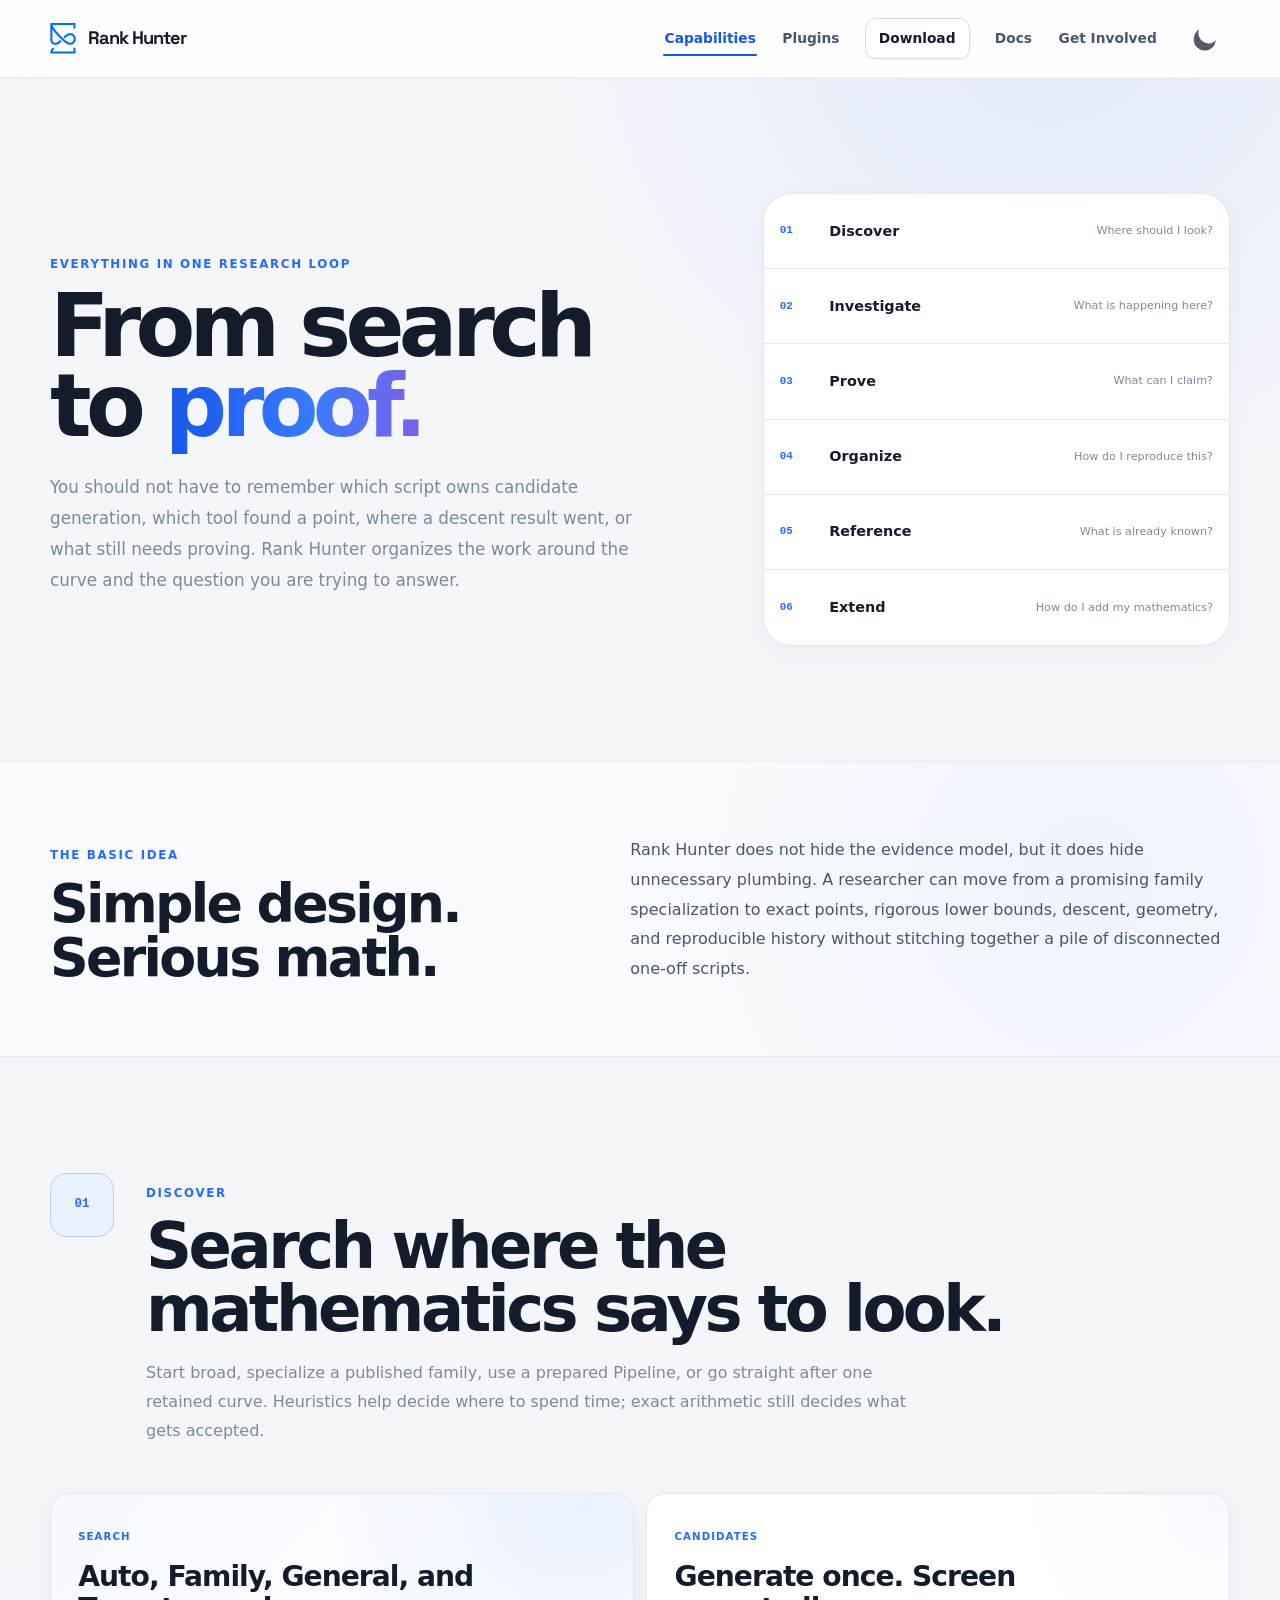
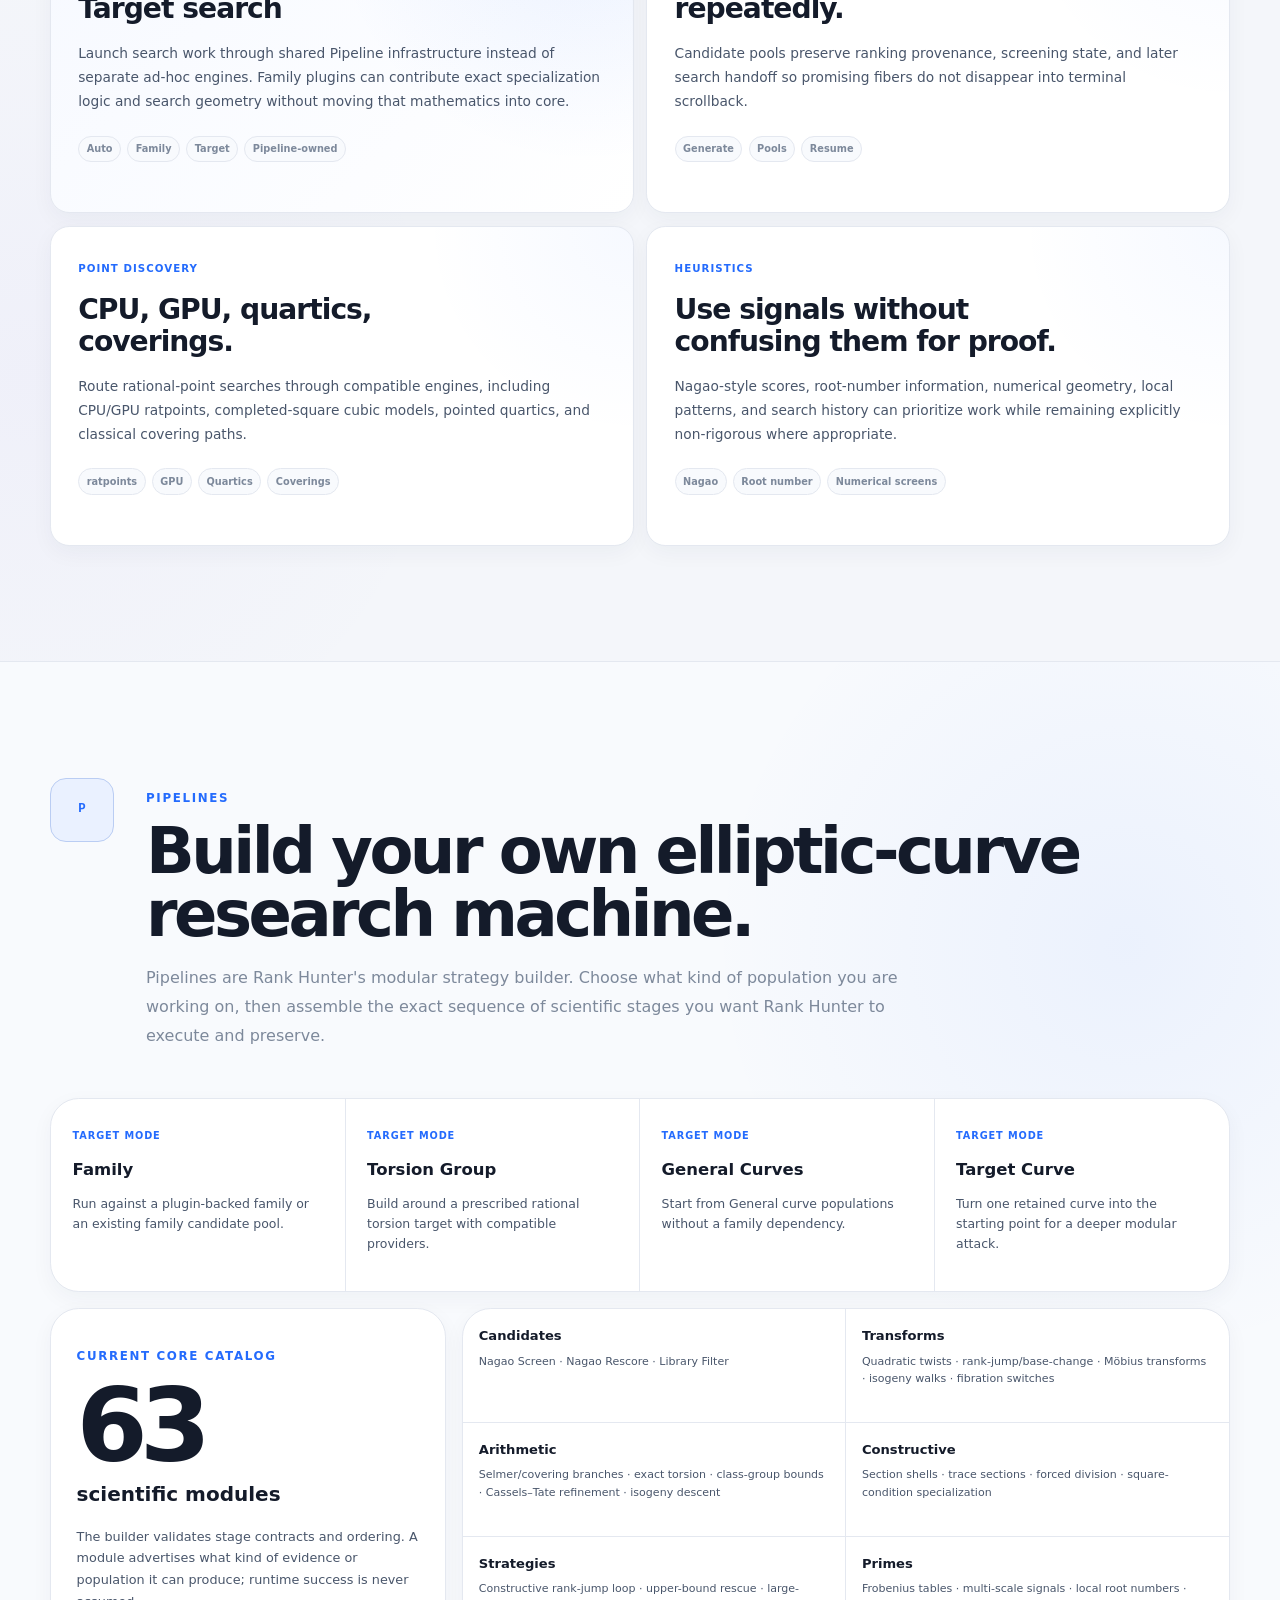
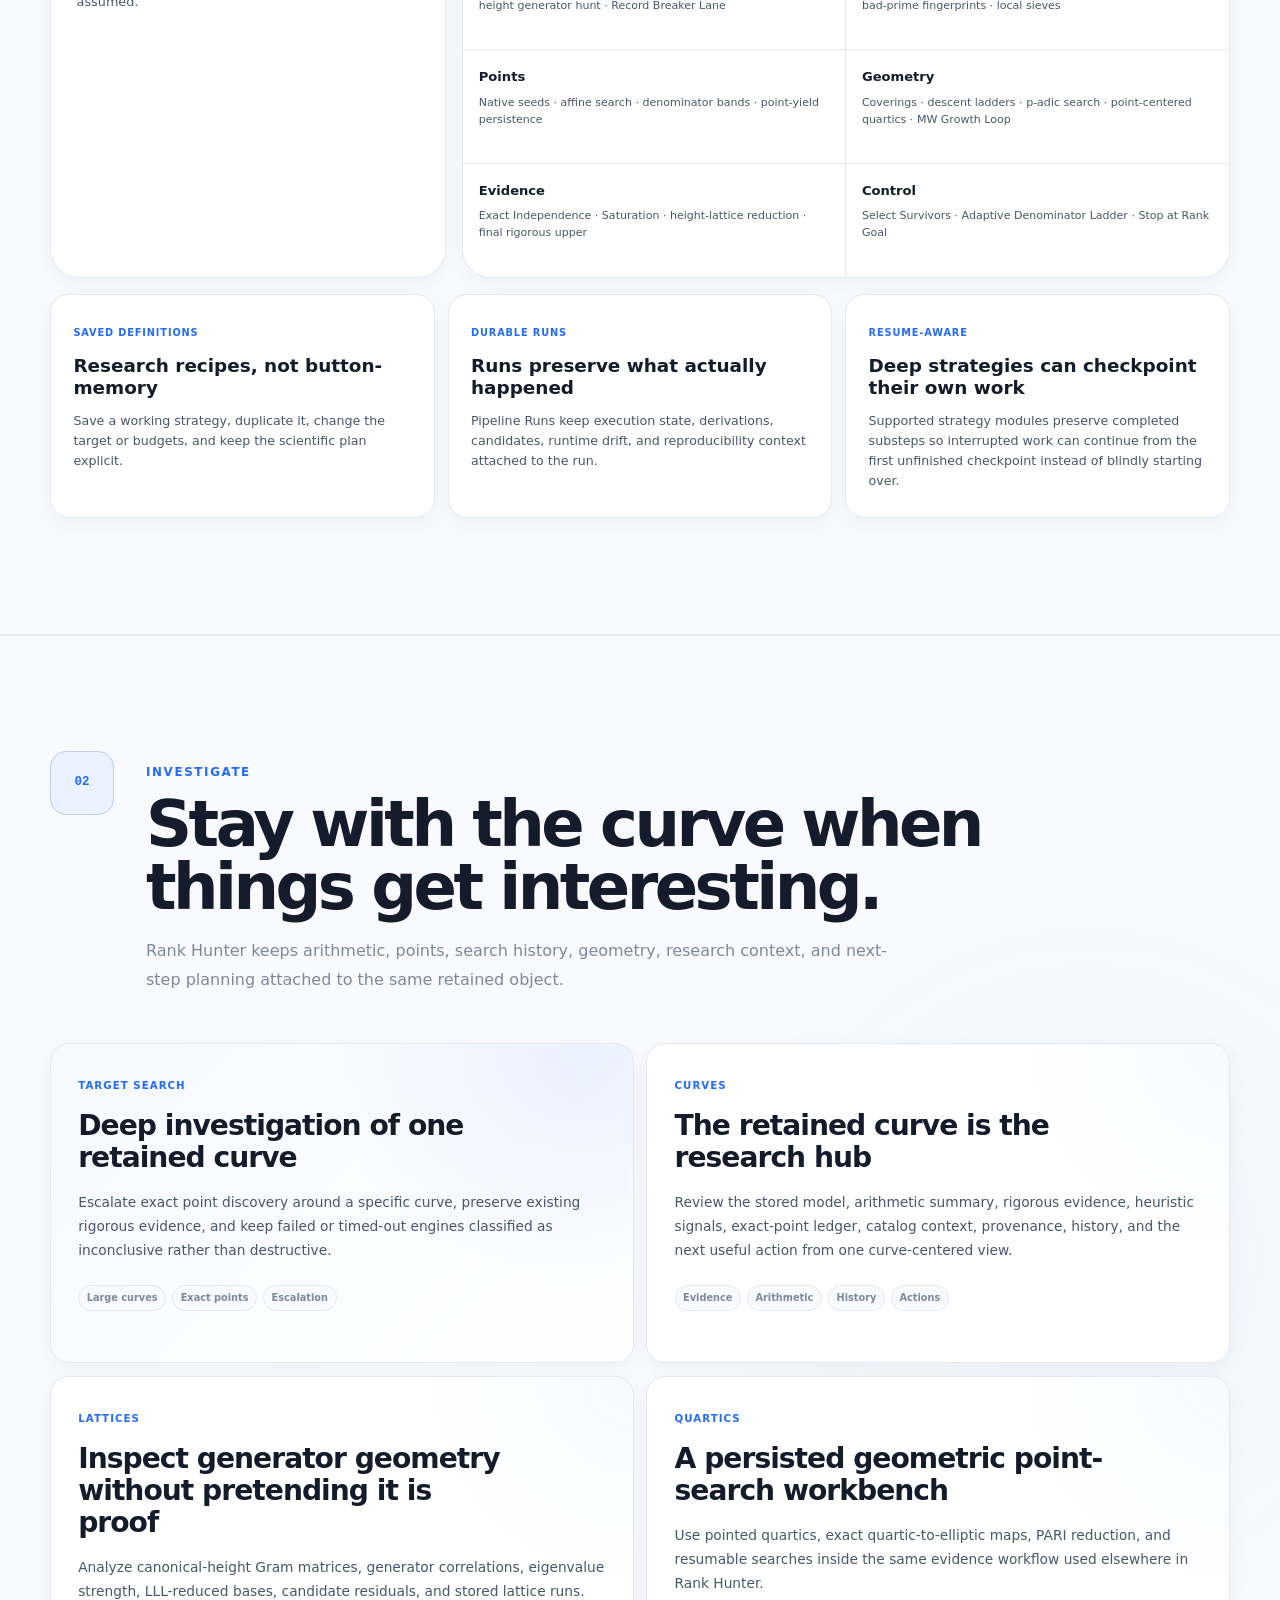
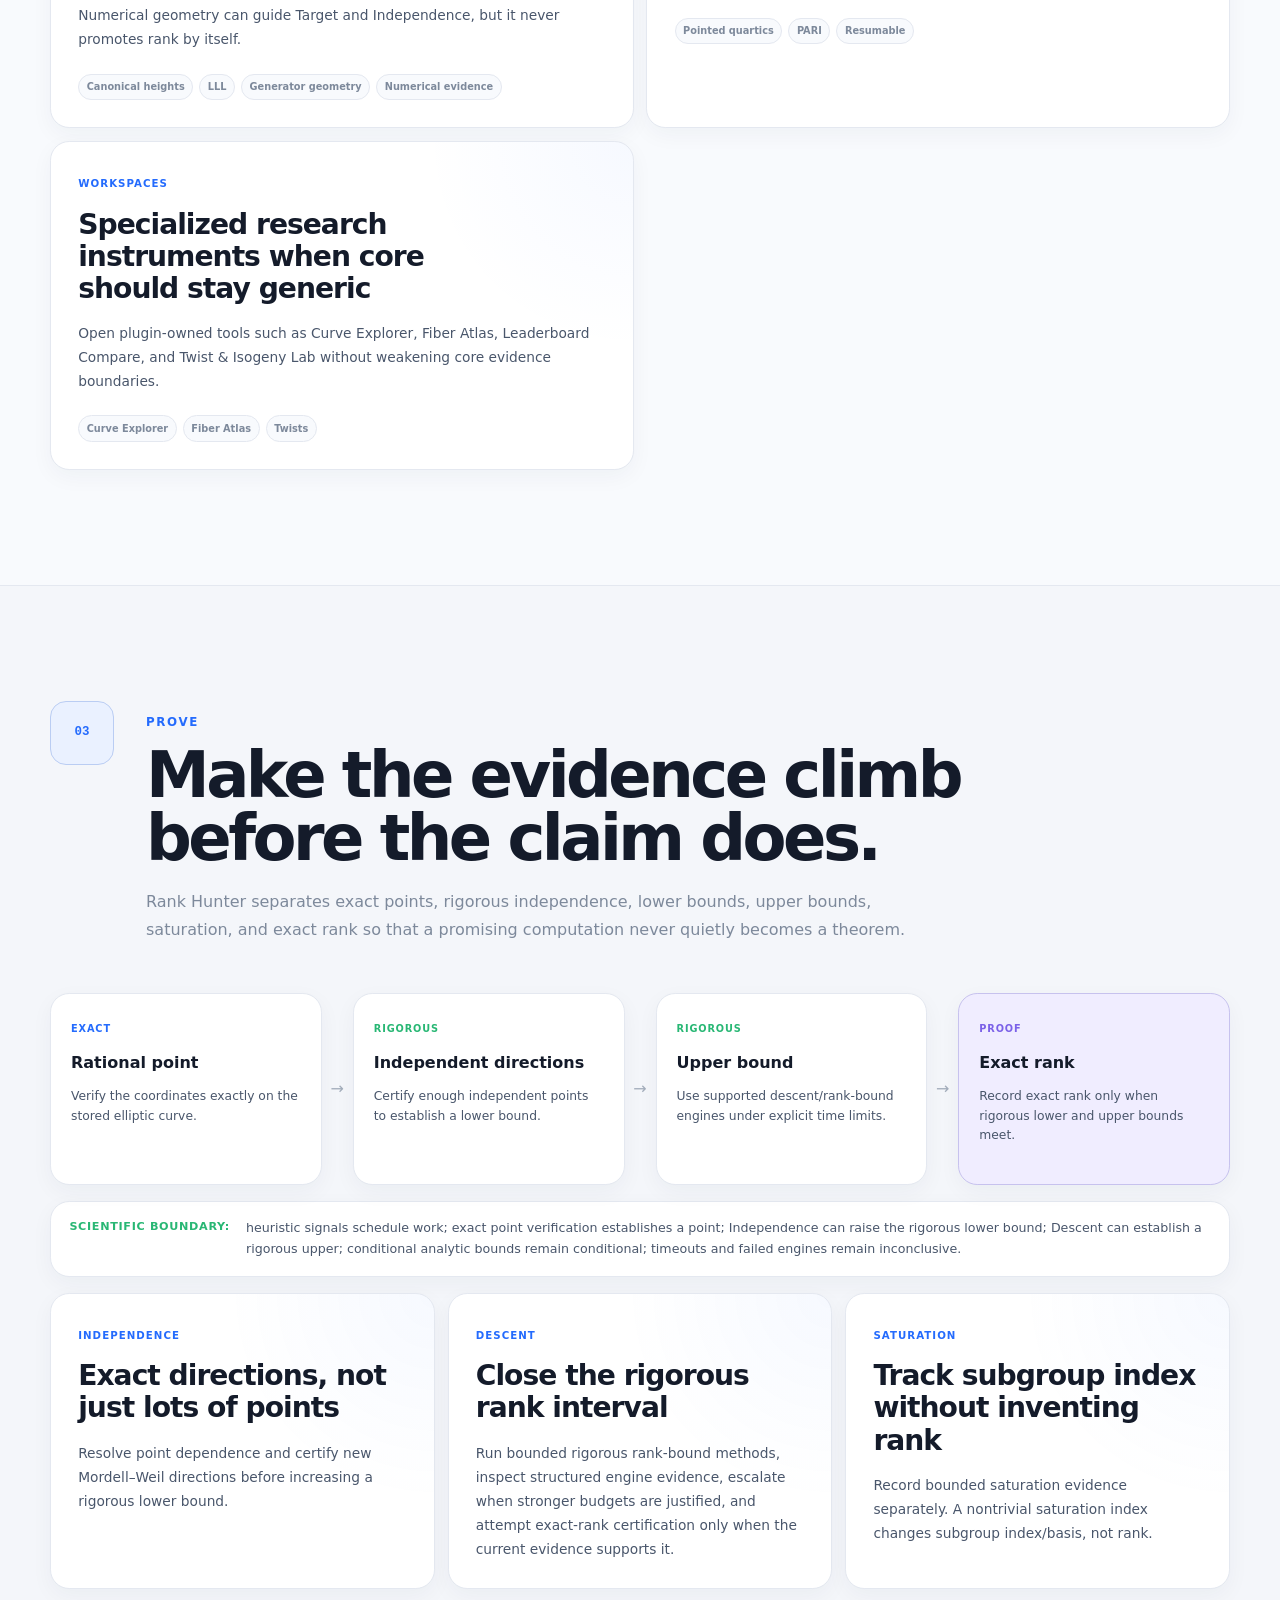
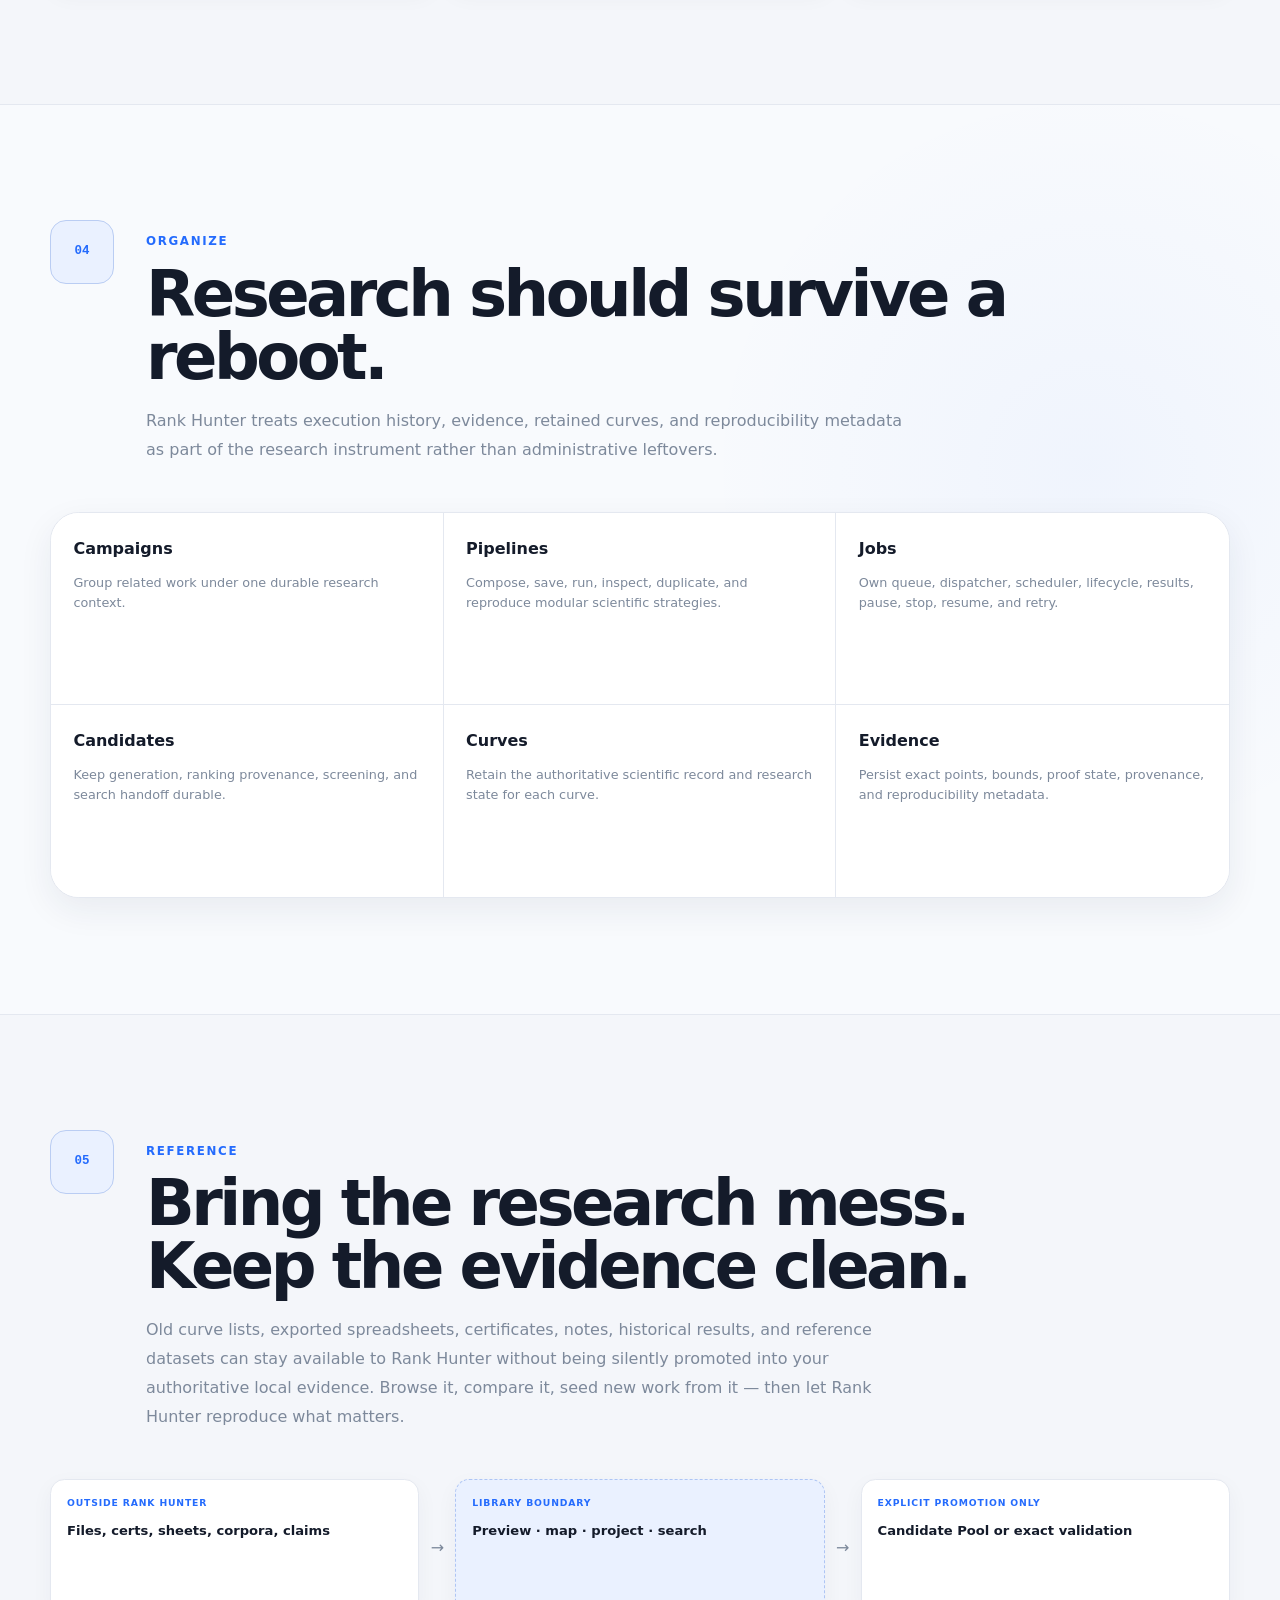
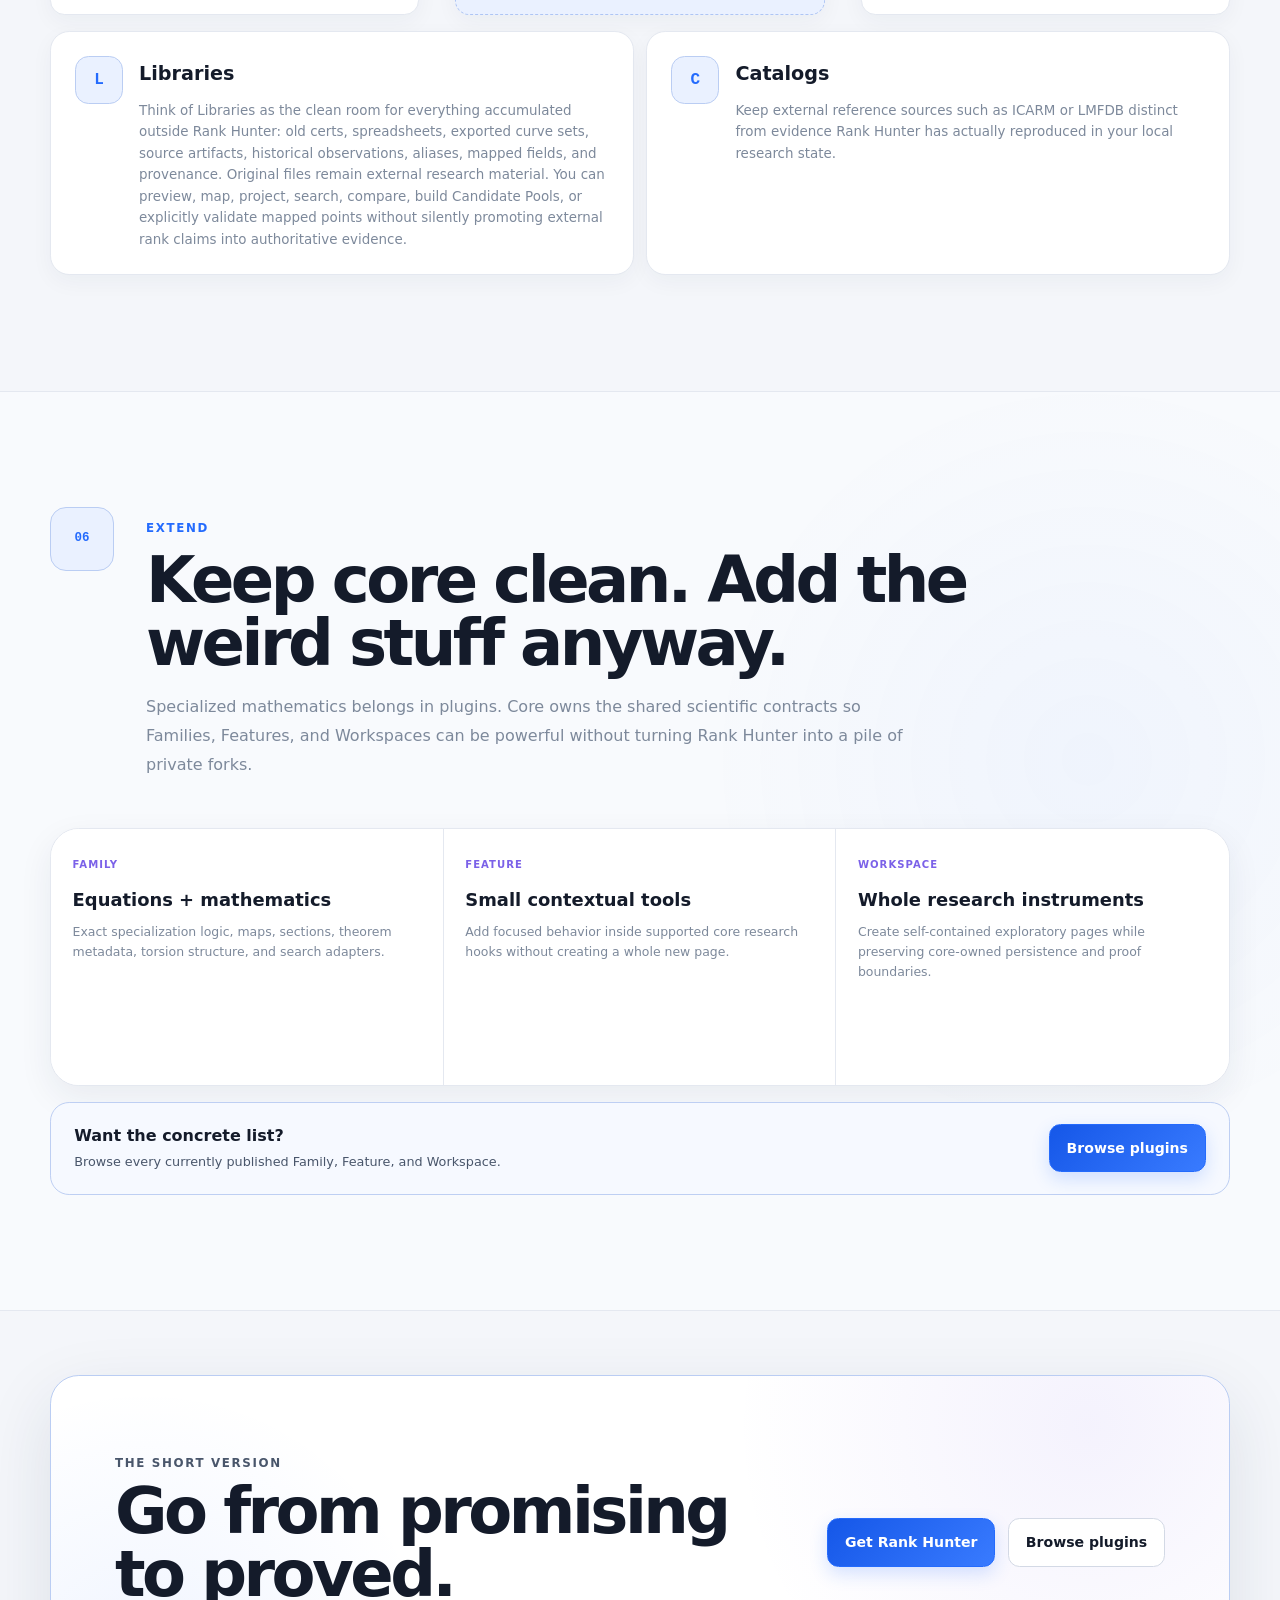
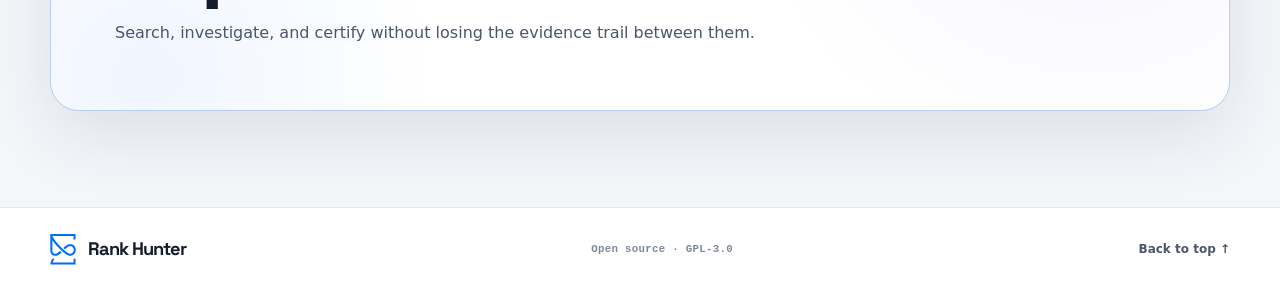
<file: capabilities/index.html>
<!doctype html>
<html lang="en">
<head>
  <meta charset="utf-8">
  <meta name="viewport" content="width=device-width, initial-scale=1">
  <title>Elliptic Curve Research Capabilities — Rank Hunter</title>
  <meta name="description" content="Explore Rank Hunter capabilities for elliptic curve search, exact rational points, rank proof, descent, quartics, lattices, pipelines, and reproducible research.">
  <!-- Rank Hunter social metadata -->
  <link rel="canonical" href="https://rankhunter.net/capabilities/">
  <link rel="icon" type="image/svg+xml" href="/assets/rank-hunter-logo.svg">
  <meta property="og:type" content="website">
  <meta property="og:site_name" content="Rank Hunter">
  <meta property="og:title" content="Elliptic Curve Research Capabilities — Rank Hunter">
  <meta property="og:description" content="Explore Rank Hunter capabilities for elliptic curve search, exact rational points, rank proof, descent, quartics, lattices, pipelines, and reproducible research.">
  <meta property="og:url" content="https://rankhunter.net/capabilities/">
  <meta property="og:image" content="https://rankhunter.net/assets/social-preview.png">
  <meta property="og:image:type" content="image/png">
  <meta property="og:image:width" content="1200">
  <meta property="og:image:height" content="630">
  <meta property="og:image:alt" content="Rank Hunter title and open-source elliptic curve research platform over the actual light dashboard">
  <meta name="twitter:card" content="summary_large_image">
  <meta name="twitter:title" content="Elliptic Curve Research Capabilities — Rank Hunter">
  <meta name="twitter:description" content="Explore Rank Hunter capabilities for elliptic curve search, exact rational points, rank proof, descent, quartics, lattices, pipelines, and reproducible research.">
  <meta name="twitter:image" content="https://rankhunter.net/assets/social-preview.png">
  <meta name="twitter:image:alt" content="Rank Hunter title and open-source elliptic curve research platform over the actual light dashboard">
  <!-- /Rank Hunter social metadata -->
  <meta name="theme-color" content="#07101d">
  <link rel="preconnect" href="https://fonts.googleapis.com">
  <link rel="preconnect" href="https://fonts.gstatic.com" crossorigin>
  <link href="https://fonts.googleapis.com/css2?family=Space+Grotesk:wght@600;700&display=swap" rel="stylesheet">
  <script src="../assets/theme.js"></script>
  <link rel="stylesheet" href="../assets/site.css">
  <link rel="stylesheet" href="../assets/features.css">
  <link rel="stylesheet" href="../assets/axiom.css">
</head>
<body>
  <a class="skip-link" href="#main">Skip to content</a>

  <header class="site-header">
    <div class="nav-shell">
      <a class="brand" href="../" aria-label="Rank Hunter home">
        <img class="brand-logo" src="../assets/rank-hunter-logo.svg" alt="" aria-hidden="true">
        <span class="brand-wordmark">Rank Hunter</span>
      </a>

      <nav class="site-nav" aria-label="Primary navigation">
        <a href="../capabilities/" aria-current="page">Capabilities</a>
        <a href="../plugins/">Plugins</a>
        <a class="nav-cta" href="../download/">Download</a>
        <a class="nav-optional" href="https://docs.rankhunter.net" target="_blank" rel="noopener">Docs</a>
        <a class="nav-optional" href="../#involved">Get Involved</a>
        <button class="theme-toggle" type="button" data-theme-toggle aria-label="Dark appearance off" aria-pressed="false" title="Toggle dark appearance">
          <svg class="theme-toggle-icon" viewBox="0 0 24 24" aria-hidden="true" focusable="false">
            <defs>
              <mask id="rank-hunter-crescent">
                <rect width="24" height="24" fill="white"/>
                <circle cx="15.6" cy="8.4" r="8.3" fill="black"/>
              </mask>
            </defs>
            <circle cx="11.1" cy="12.1" r="9.1" fill="currentColor" mask="url(#rank-hunter-crescent)"/>
          </svg>
        </button>
      </nav>
    </div>
  </header>

  <main id="main">
    <section class="features-hero section-shell">
      <div class="features-hero-copy">
        <p class="eyebrow">Everything in one research loop</p>
        <h1>From search to <span>proof.</span></h1>
        <p>
          You should not have to remember which script owns candidate generation, which tool found
          a point, where a descent result went, or what still needs proving. Rank Hunter organizes
          the work around the curve and the question you are trying to answer.
        </p>
      </div>

      <div class="intent-map" aria-label="Rank Hunter capability areas">
        <a href="#discover"><span>01</span><strong>Discover</strong><small>Where should I look?</small></a>
        <a href="#investigate"><span>02</span><strong>Investigate</strong><small>What is happening here?</small></a>
        <a href="#prove"><span>03</span><strong>Prove</strong><small>What can I claim?</small></a>
        <a href="#organize"><span>04</span><strong>Organize</strong><small>How do I reproduce this?</small></a>
        <a href="#reference"><span>05</span><strong>Reference</strong><small>What is already known?</small></a>
        <a href="#extend"><span>06</span><strong>Extend</strong><small>How do I add my mathematics?</small></a>
      </div>
    </section>

    <section class="feature-principle">
      <div class="section-shell principle-grid">
        <div>
          <p class="eyebrow">The basic idea</p>
          <h2>Simple design.<br>Serious math.</h2>
        </div>
        <p>
          Rank Hunter does not hide the evidence model, but it does hide unnecessary plumbing.
          A researcher can move from a promising family specialization to exact points, rigorous
          lower bounds, descent, geometry, and reproducible history without stitching together
          a pile of disconnected one-off scripts.
        </p>
      </div>
    </section>

    <section id="discover" class="feature-area section-shell">
      <div class="area-heading">
        <div class="area-number">01</div>
        <div>
          <p class="eyebrow">Discover</p>
          <h2>Search where the mathematics says to look.</h2>
          <p>
            Start broad, specialize a published family, use a prepared Pipeline, or go straight
            after one retained curve. Heuristics help decide where to spend time; exact arithmetic
            still decides what gets accepted.
          </p>
        </div>
      </div>

      <div class="capability-grid">
        <article class="capability-card spotlight">
          <span class="capability-label">Search</span>
          <h3>Auto, Family, General, and Target search</h3>
          <p>
            Launch search work through shared Pipeline infrastructure instead of separate ad-hoc engines.
            Family plugins can contribute exact specialization logic and search geometry without moving
            that mathematics into core.
          </p>
          <div class="chip-row"><span>Auto</span><span>Family</span><span>Target</span><span>Pipeline-owned</span></div>
        </article>

        <article class="capability-card">
          <span class="capability-label">Candidates</span>
          <h3>Generate once. Screen repeatedly.</h3>
          <p>
            Candidate pools preserve ranking provenance, screening state, and later search handoff so
            promising fibers do not disappear into terminal scrollback.
          </p>
          <div class="chip-row"><span>Generate</span><span>Pools</span><span>Resume</span></div>
        </article>

        <article class="capability-card">
          <span class="capability-label">Point discovery</span>
          <h3>CPU, GPU, quartics, coverings.</h3>
          <p>
            Route rational-point searches through compatible engines, including CPU/GPU ratpoints,
            completed-square cubic models, pointed quartics, and classical covering paths.
          </p>
          <div class="chip-row"><span>ratpoints</span><span>GPU</span><span>Quartics</span><span>Coverings</span></div>
        </article>

        <article class="capability-card">
          <span class="capability-label">Heuristics</span>
          <h3>Use signals without confusing them for proof.</h3>
          <p>
            Nagao-style scores, root-number information, numerical geometry, local patterns, and search
            history can prioritize work while remaining explicitly non-rigorous where appropriate.
          </p>
          <div class="chip-row"><span>Nagao</span><span>Root number</span><span>Numerical screens</span></div>
        </article>
      </div>
    </section>

    <section id="pipelines" class="pipeline-deep-dive">
      <div class="section-shell">
        <div class="area-heading pipeline-heading">
          <div class="area-number">P</div>
          <div>
            <p class="eyebrow">Pipelines</p>
            <h2>Build your own elliptic-curve research machine.</h2>
            <p>
              Pipelines are Rank Hunter's modular strategy builder. Choose what kind of
              population you are working on, then assemble the exact sequence of scientific
              stages you want Rank Hunter to execute and preserve.
            </p>
          </div>
        </div>

        <div class="pipeline-target-grid">
          <article><span>Target mode</span><strong>Family</strong><p>Run against a plugin-backed family or an existing family candidate pool.</p></article>
          <article><span>Target mode</span><strong>Torsion Group</strong><p>Build around a prescribed rational torsion target with compatible providers.</p></article>
          <article><span>Target mode</span><strong>General Curves</strong><p>Start from General curve populations without a family dependency.</p></article>
          <article><span>Target mode</span><strong>Target Curve</strong><p>Turn one retained curve into the starting point for a deeper modular attack.</p></article>
        </div>

        <div class="pipeline-module-wall">
          <div class="module-wall-copy">
            <p class="eyebrow">Current core catalog</p>
            <strong class="module-wall-count">63</strong>
            <h3>scientific modules</h3>
            <p>
              The builder validates stage contracts and ordering. A module advertises what kind
              of evidence or population it can produce; runtime success is never assumed.
            </p>
          </div>

          <div class="module-groups">
            <div><strong>Candidates</strong><span>Nagao Screen · Nagao Rescore · Library Filter</span></div>
            <div><strong>Transforms</strong><span>Quadratic twists · rank-jump/base-change · Möbius transforms · isogeny walks · fibration switches</span></div>
            <div><strong>Arithmetic</strong><span>Selmer/covering branches · exact torsion · class-group bounds · Cassels–Tate refinement · isogeny descent</span></div>
            <div><strong>Constructive</strong><span>Section shells · trace sections · forced division · square-condition specialization</span></div>
            <div><strong>Strategies</strong><span>Constructive rank-jump loop · upper-bound rescue · large-height generator hunt · Record Breaker Lane</span></div>
            <div><strong>Primes</strong><span>Frobenius tables · multi-scale signals · local root numbers · bad-prime fingerprints · local sieves</span></div>
            <div><strong>Points</strong><span>Native seeds · affine search · denominator bands · point-yield persistence</span></div>
            <div><strong>Geometry</strong><span>Coverings · descent ladders · p-adic search · point-centered quartics · MW Growth Loop</span></div>
            <div><strong>Evidence</strong><span>Exact Independence · Saturation · height-lattice reduction · final rigorous upper</span></div>
            <div><strong>Control</strong><span>Select Survivors · Adaptive Denominator Ladder · Stop at Rank Goal</span></div>
          </div>
        </div>

        <div class="pipeline-trust-grid">
          <article>
            <span>Saved definitions</span>
            <h3>Research recipes, not button-memory</h3>
            <p>Save a working strategy, duplicate it, change the target or budgets, and keep the scientific plan explicit.</p>
          </article>
          <article>
            <span>Durable runs</span>
            <h3>Runs preserve what actually happened</h3>
            <p>Pipeline Runs keep execution state, derivations, candidates, runtime drift, and reproducibility context attached to the run.</p>
          </article>
          <article>
            <span>Resume-aware</span>
            <h3>Deep strategies can checkpoint their own work</h3>
            <p>Supported strategy modules preserve completed substeps so interrupted work can continue from the first unfinished checkpoint instead of blindly starting over.</p>
          </article>
        </div>
      </div>
    </section>

    <section id="investigate" class="feature-area feature-area-alt">
      <div class="section-shell">
        <div class="area-heading">
          <div class="area-number">02</div>
          <div>
            <p class="eyebrow">Investigate</p>
            <h2>Stay with the curve when things get interesting.</h2>
            <p>
              Rank Hunter keeps arithmetic, points, search history, geometry, research context, and
              next-step planning attached to the same retained object.
            </p>
          </div>
        </div>

        <div class="capability-grid">
          <article class="capability-card spotlight">
            <span class="capability-label">Target Search</span>
            <h3>Deep investigation of one retained curve</h3>
            <p>
              Escalate exact point discovery around a specific curve, preserve existing rigorous evidence,
              and keep failed or timed-out engines classified as inconclusive rather than destructive.
            </p>
            <div class="chip-row"><span>Large curves</span><span>Exact points</span><span>Escalation</span></div>
          </article>

          <article class="capability-card">
            <span class="capability-label">Curves</span>
            <h3>The retained curve is the research hub</h3>
            <p>
              Review the stored model, arithmetic summary, rigorous evidence, heuristic signals,
              exact-point ledger, catalog context, provenance, history, and the next useful action
              from one curve-centered view.
            </p>
            <div class="chip-row"><span>Evidence</span><span>Arithmetic</span><span>History</span><span>Actions</span></div>
          </article>

          <article class="capability-card" id="lattices">
            <span class="capability-label">Lattices</span>
            <h3>Inspect generator geometry without pretending it is proof</h3>
            <p>
              Analyze canonical-height Gram matrices, generator correlations, eigenvalue strength,
              LLL-reduced bases, candidate residuals, and stored lattice runs. Numerical geometry
              can guide Target and Independence, but it never promotes rank by itself.
            </p>
            <div class="chip-row"><span>Canonical heights</span><span>LLL</span><span>Generator geometry</span><span>Numerical evidence</span></div>
          </article>

          <article class="capability-card" id="quartics">
            <span class="capability-label">Quartics</span>
            <h3>A persisted geometric point-search workbench</h3>
            <p>
              Use pointed quartics, exact quartic-to-elliptic maps, PARI reduction, and resumable searches
              inside the same evidence workflow used elsewhere in Rank Hunter.
            </p>
            <div class="chip-row"><span>Pointed quartics</span><span>PARI</span><span>Resumable</span></div>
          </article>

          <article class="capability-card">
            <span class="capability-label">Workspaces</span>
            <h3>Specialized research instruments when core should stay generic</h3>
            <p>
              Open plugin-owned tools such as Curve Explorer, Fiber Atlas, Leaderboard Compare,
              and Twist &amp; Isogeny Lab without weakening core evidence boundaries.
            </p>
            <div class="chip-row"><span>Curve Explorer</span><span>Fiber Atlas</span><span>Twists</span></div>
          </article>
        </div>
      </div>
    </section>

    <section id="prove" class="feature-area section-shell">
      <div class="area-heading">
        <div class="area-number">03</div>
        <div>
          <p class="eyebrow">Prove</p>
          <h2>Make the evidence climb before the claim does.</h2>
          <p>
            Rank Hunter separates exact points, rigorous independence, lower bounds, upper bounds,
            saturation, and exact rank so that a promising computation never quietly becomes a theorem.
          </p>
        </div>
      </div>

      <div class="proof-flow" aria-label="Rank Hunter proof flow">
        <article>
          <span>Exact</span>
          <strong>Rational point</strong>
          <p>Verify the coordinates exactly on the stored elliptic curve.</p>
        </article>
        <i aria-hidden="true">→</i>
        <article>
          <span>Rigorous</span>
          <strong>Independent directions</strong>
          <p>Certify enough independent points to establish a lower bound.</p>
        </article>
        <i aria-hidden="true">→</i>
        <article>
          <span>Rigorous</span>
          <strong>Upper bound</strong>
          <p>Use supported descent/rank-bound engines under explicit time limits.</p>
        </article>
        <i aria-hidden="true">→</i>
        <article class="proof-final">
          <span>Proof</span>
          <strong>Exact rank</strong>
          <p>Record exact rank only when rigorous lower and upper bounds meet.</p>
        </article>
      </div>

      <div class="proof-boundary-note">
        <strong>Scientific boundary:</strong>
        <span>
          heuristic signals schedule work; exact point verification establishes a point;
          Independence can raise the rigorous lower bound; Descent can establish a rigorous upper;
          conditional analytic bounds remain conditional; timeouts and failed engines remain inconclusive.
        </span>
      </div>

      <div class="capability-grid proof-cards">
        <article class="capability-card">
          <span class="capability-label">Independence</span>
          <h3>Exact directions, not just lots of points</h3>
          <p>
            Resolve point dependence and certify new Mordell–Weil directions before increasing a rigorous lower bound.
          </p>
        </article>

        <article class="capability-card">
          <span class="capability-label">Descent</span>
          <h3>Close the rigorous rank interval</h3>
          <p>
            Run bounded rigorous rank-bound methods, inspect structured engine evidence, escalate when stronger
            budgets are justified, and attempt exact-rank certification only when the current evidence supports it.
          </p>
        </article>

        <article class="capability-card">
          <span class="capability-label">Saturation</span>
          <h3>Track subgroup index without inventing rank</h3>
          <p>
            Record bounded saturation evidence separately. A nontrivial saturation index changes subgroup index/basis, not rank.
          </p>
        </article>
      </div>
    </section>

    <section id="organize" class="feature-area feature-area-alt">
      <div class="section-shell">
        <div class="area-heading">
          <div class="area-number">04</div>
          <div>
            <p class="eyebrow">Organize</p>
            <h2>Research should survive a reboot.</h2>
            <p>
              Rank Hunter treats execution history, evidence, retained curves, and reproducibility metadata
              as part of the research instrument rather than administrative leftovers.
            </p>
          </div>
        </div>

        <div class="object-grid">
          <article><strong>Campaigns</strong><p>Group related work under one durable research context.</p></article>
          <article><strong>Pipelines</strong><p>Compose, save, run, inspect, duplicate, and reproduce modular scientific strategies.</p></article>
          <article><strong>Jobs</strong><p>Own queue, dispatcher, scheduler, lifecycle, results, pause, stop, resume, and retry.</p></article>
          <article><strong>Candidates</strong><p>Keep generation, ranking provenance, screening, and search handoff durable.</p></article>
          <article><strong>Curves</strong><p>Retain the authoritative scientific record and research state for each curve.</p></article>
          <article><strong>Evidence</strong><p>Persist exact points, bounds, proof state, provenance, and reproducibility metadata.</p></article>
        </div>
      </div>
    </section>

    <section id="reference" class="feature-area section-shell">
      <div class="area-heading">
        <div class="area-number">05</div>
        <div>
          <p class="eyebrow">Reference</p>
          <h2>Bring the research mess. Keep the evidence clean.</h2>
          <p>
            Old curve lists, exported spreadsheets, certificates, notes, historical results, and reference
            datasets can stay available to Rank Hunter without being silently promoted into your authoritative
            local evidence. Browse it, compare it, seed new work from it — then let Rank Hunter reproduce what matters.
          </p>
        </div>
      </div>

      <div class="library-boundary">
        <div>
          <span>Outside Rank Hunter</span>
          <strong>Files, certs, sheets, corpora, claims</strong>
        </div>
        <i aria-hidden="true">→</i>
        <div class="library-boundary-middle">
          <span>Library boundary</span>
          <strong>Preview · map · project · search</strong>
        </div>
        <i aria-hidden="true">→</i>
        <div>
          <span>Explicit promotion only</span>
          <strong>Candidate Pool or exact validation</strong>
        </div>
      </div>

      <div class="reference-grid">
        <article>
          <span class="reference-symbol">L</span>
          <div>
            <h3>Libraries</h3>
            <p>
              Think of Libraries as the clean room for everything accumulated outside Rank Hunter:
              old certs, spreadsheets, exported curve sets, source artifacts, historical observations,
              aliases, mapped fields, and provenance. Original files remain external research material.
              You can preview, map, project, search, compare, build Candidate Pools, or explicitly validate
              mapped points without silently promoting external rank claims into authoritative evidence.
            </p>
          </div>
        </article>
        <article>
          <span class="reference-symbol">C</span>
          <div>
            <h3>Catalogs</h3>
            <p>
              Keep external reference sources such as ICARM or LMFDB distinct from evidence Rank Hunter
              has actually reproduced in your local research state.
            </p>
          </div>
        </article>
      </div>
    </section>

    <section id="extend" class="feature-area feature-area-alt">
      <div class="section-shell">
        <div class="area-heading">
          <div class="area-number">06</div>
          <div>
            <p class="eyebrow">Extend</p>
            <h2>Keep core clean. Add the weird stuff anyway.</h2>
            <p>
              Specialized mathematics belongs in plugins. Core owns the shared scientific contracts so Families,
              Features, and Workspaces can be powerful without turning Rank Hunter into a pile of private forks.
            </p>
          </div>
        </div>

        <div class="extend-grid">
          <article>
            <span>Family</span>
            <h3>Equations + mathematics</h3>
            <p>Exact specialization logic, maps, sections, theorem metadata, torsion structure, and search adapters.</p>
          </article>
          <article>
            <span>Feature</span>
            <h3>Small contextual tools</h3>
            <p>Add focused behavior inside supported core research hooks without creating a whole new page.</p>
          </article>
          <article>
            <span>Workspace</span>
            <h3>Whole research instruments</h3>
            <p>Create self-contained exploratory pages while preserving core-owned persistence and proof boundaries.</p>
          </article>
        </div>

        <div class="feature-page-cta">
          <div>
            <strong>Want the concrete list?</strong>
            <p>Browse every currently published Family, Feature, and Workspace.</p>
          </div>
          <a class="button primary" href="../plugins/">Browse plugins</a>
        </div>
      </div>
    </section>

    <section class="final-cta">
      <div class="section-shell final-cta-inner">
        <div>
          <p class="eyebrow">The short version</p>
          <h2>Go from promising to proved.</h2>
          <p>
            Search, investigate, and certify without losing the evidence trail between them.
          </p>
        </div>
        <div class="final-actions">
          <a class="button primary" href="../download/">Get Rank Hunter</a>
          <a class="button secondary" href="../plugins/">Browse plugins</a>
        </div>
      </div>
    </section>
  </main>

  <footer class="site-footer">
    <div class="section-shell footer-inner footer-navlike">
      <a class="brand footer-brand" href="../" aria-label="Rank Hunter home">
        <img class="brand-logo" src="../assets/rank-hunter-logo.svg" alt="" aria-hidden="true">
        <span class="brand-wordmark">Rank Hunter</span>
      </a>
      <p class="footer-license">Open source · GPL-3.0</p>
      <div class="footer-links">
        <a href="#main">Back to top ↑</a>
      </div>
    </div>
  </footer>
</body>
</html>
</file>
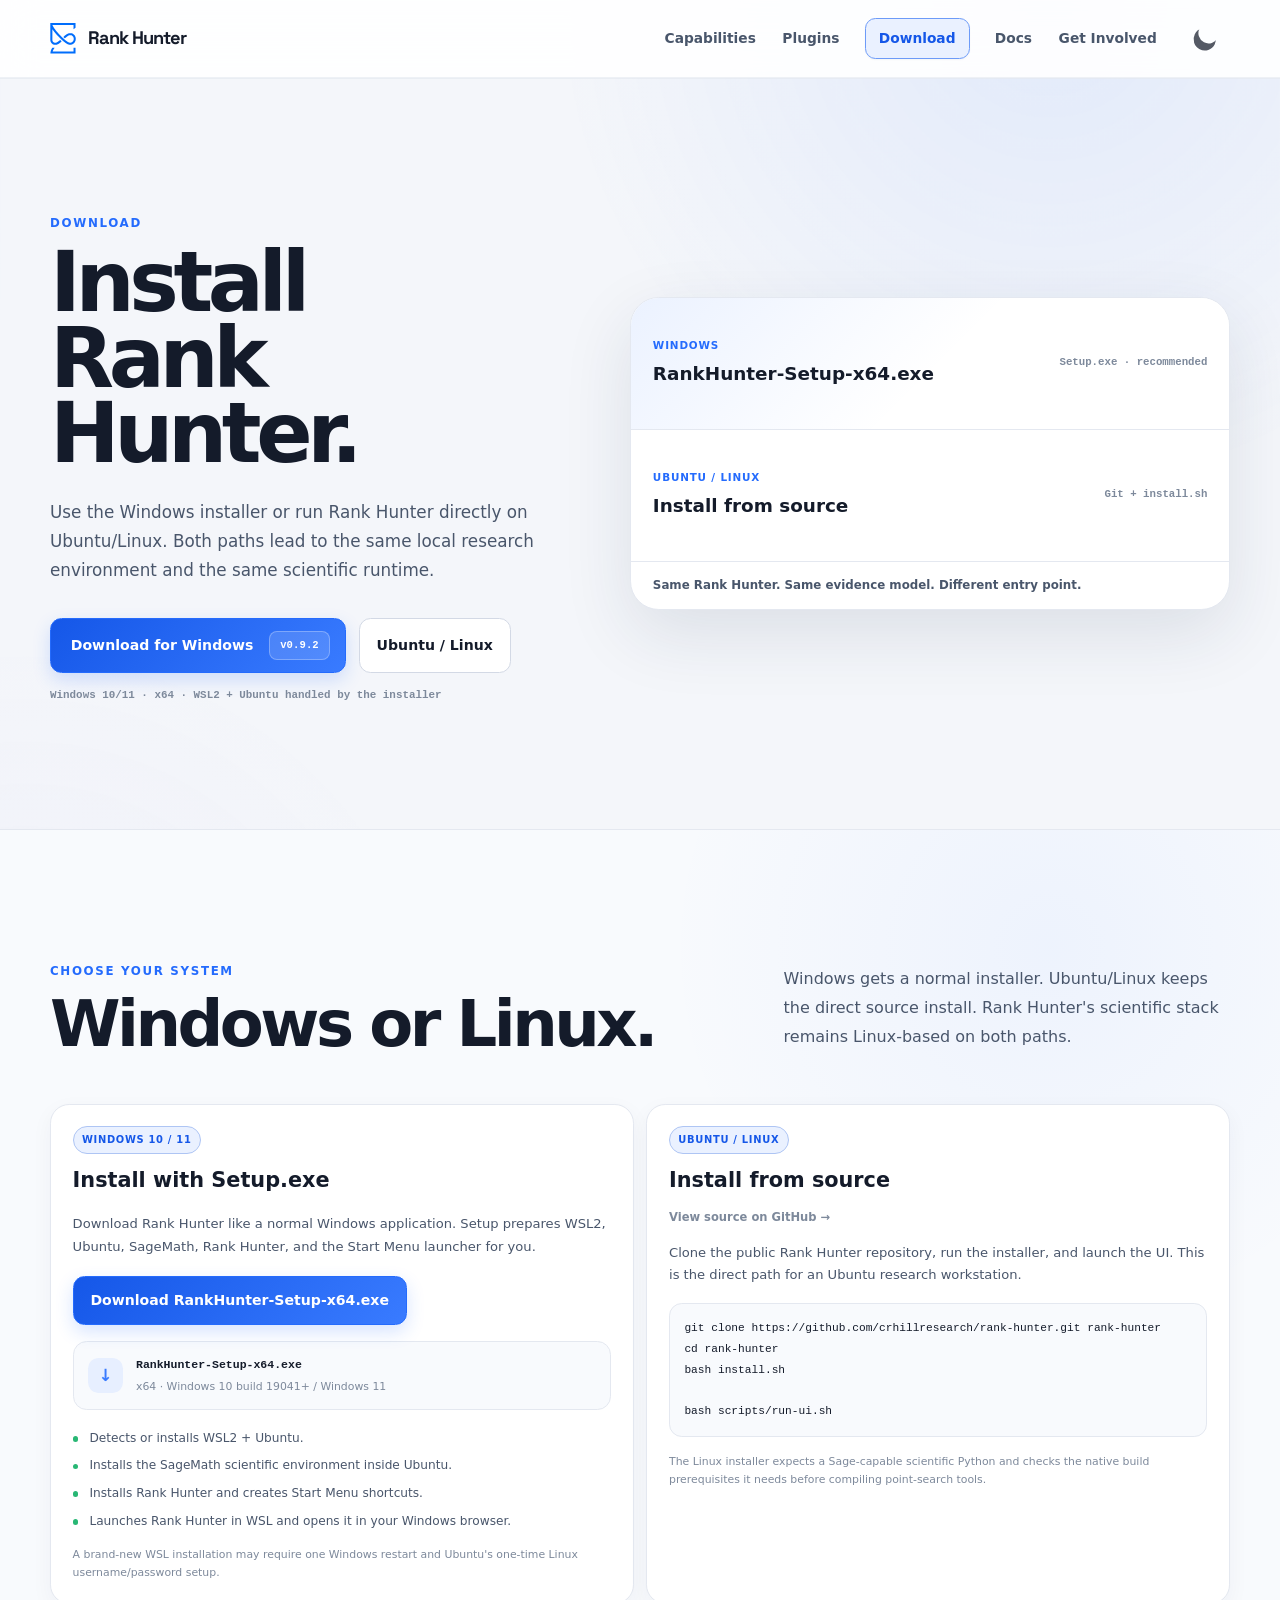
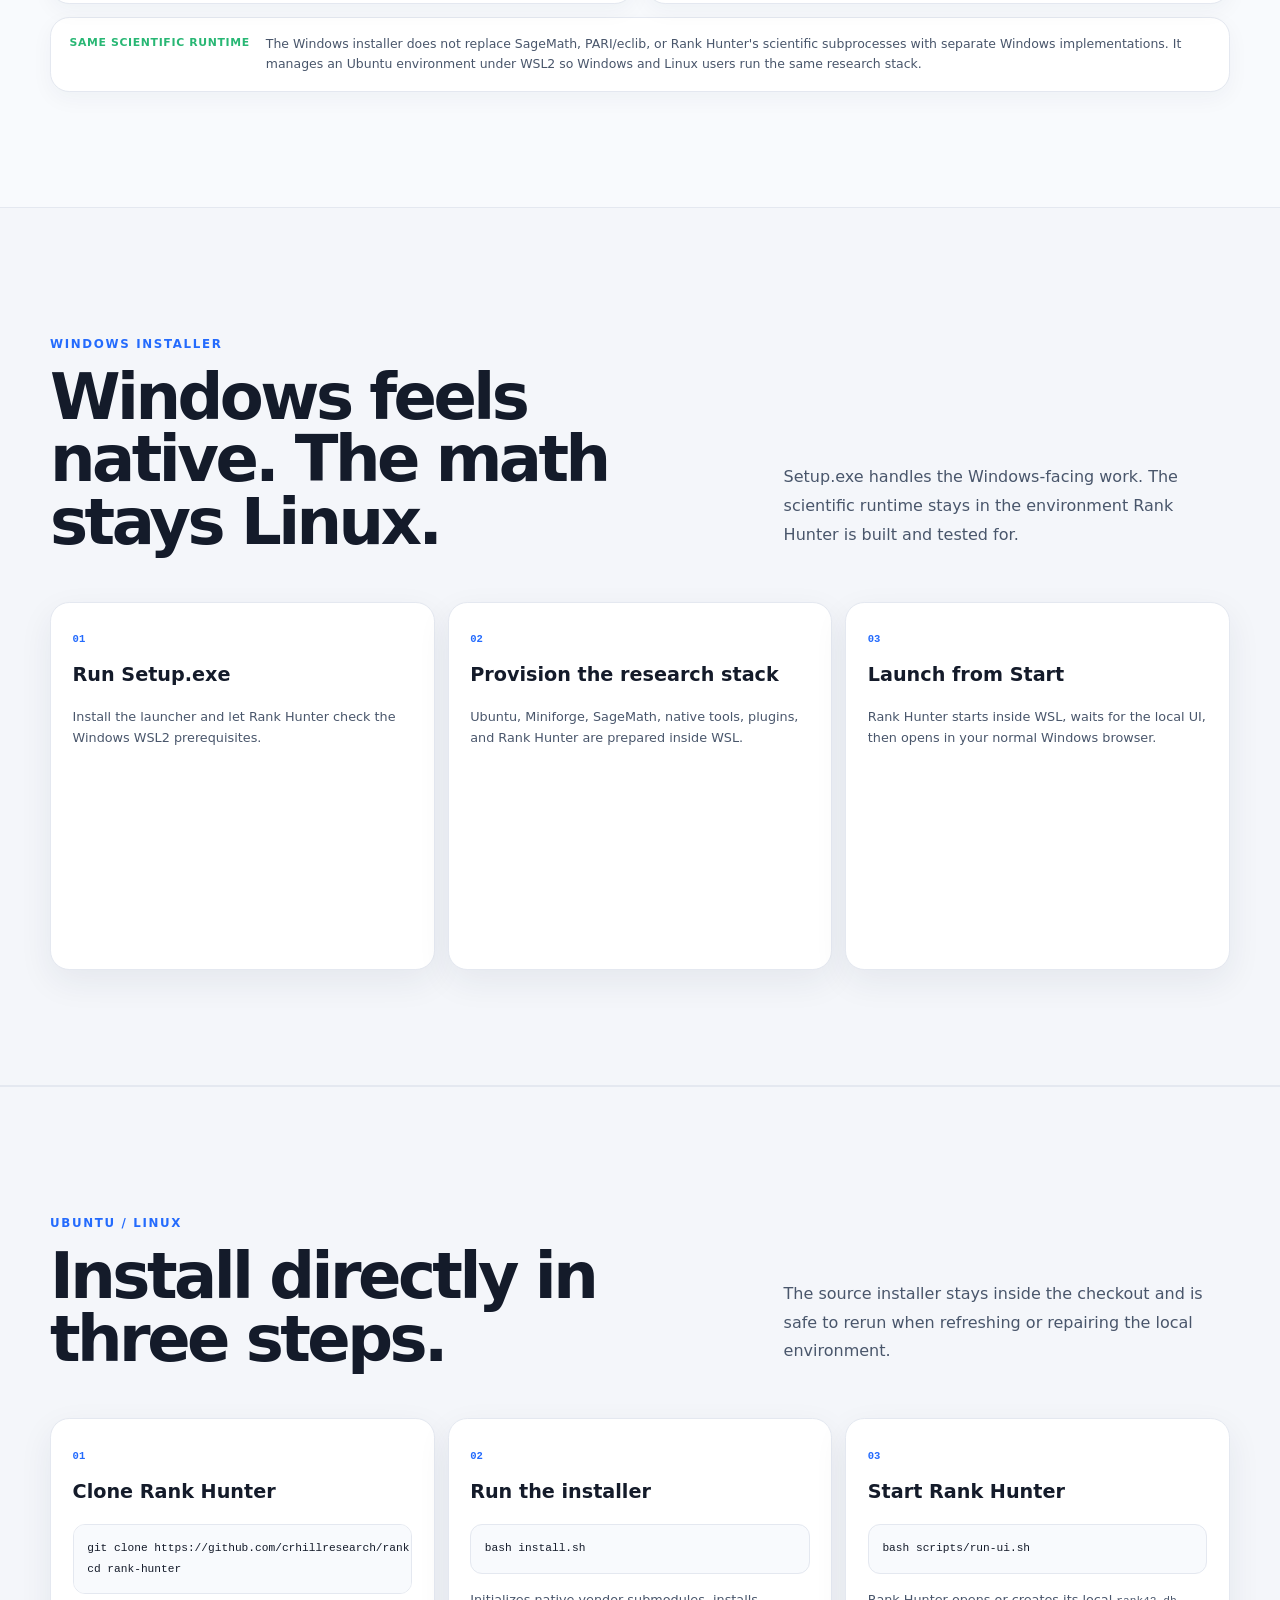
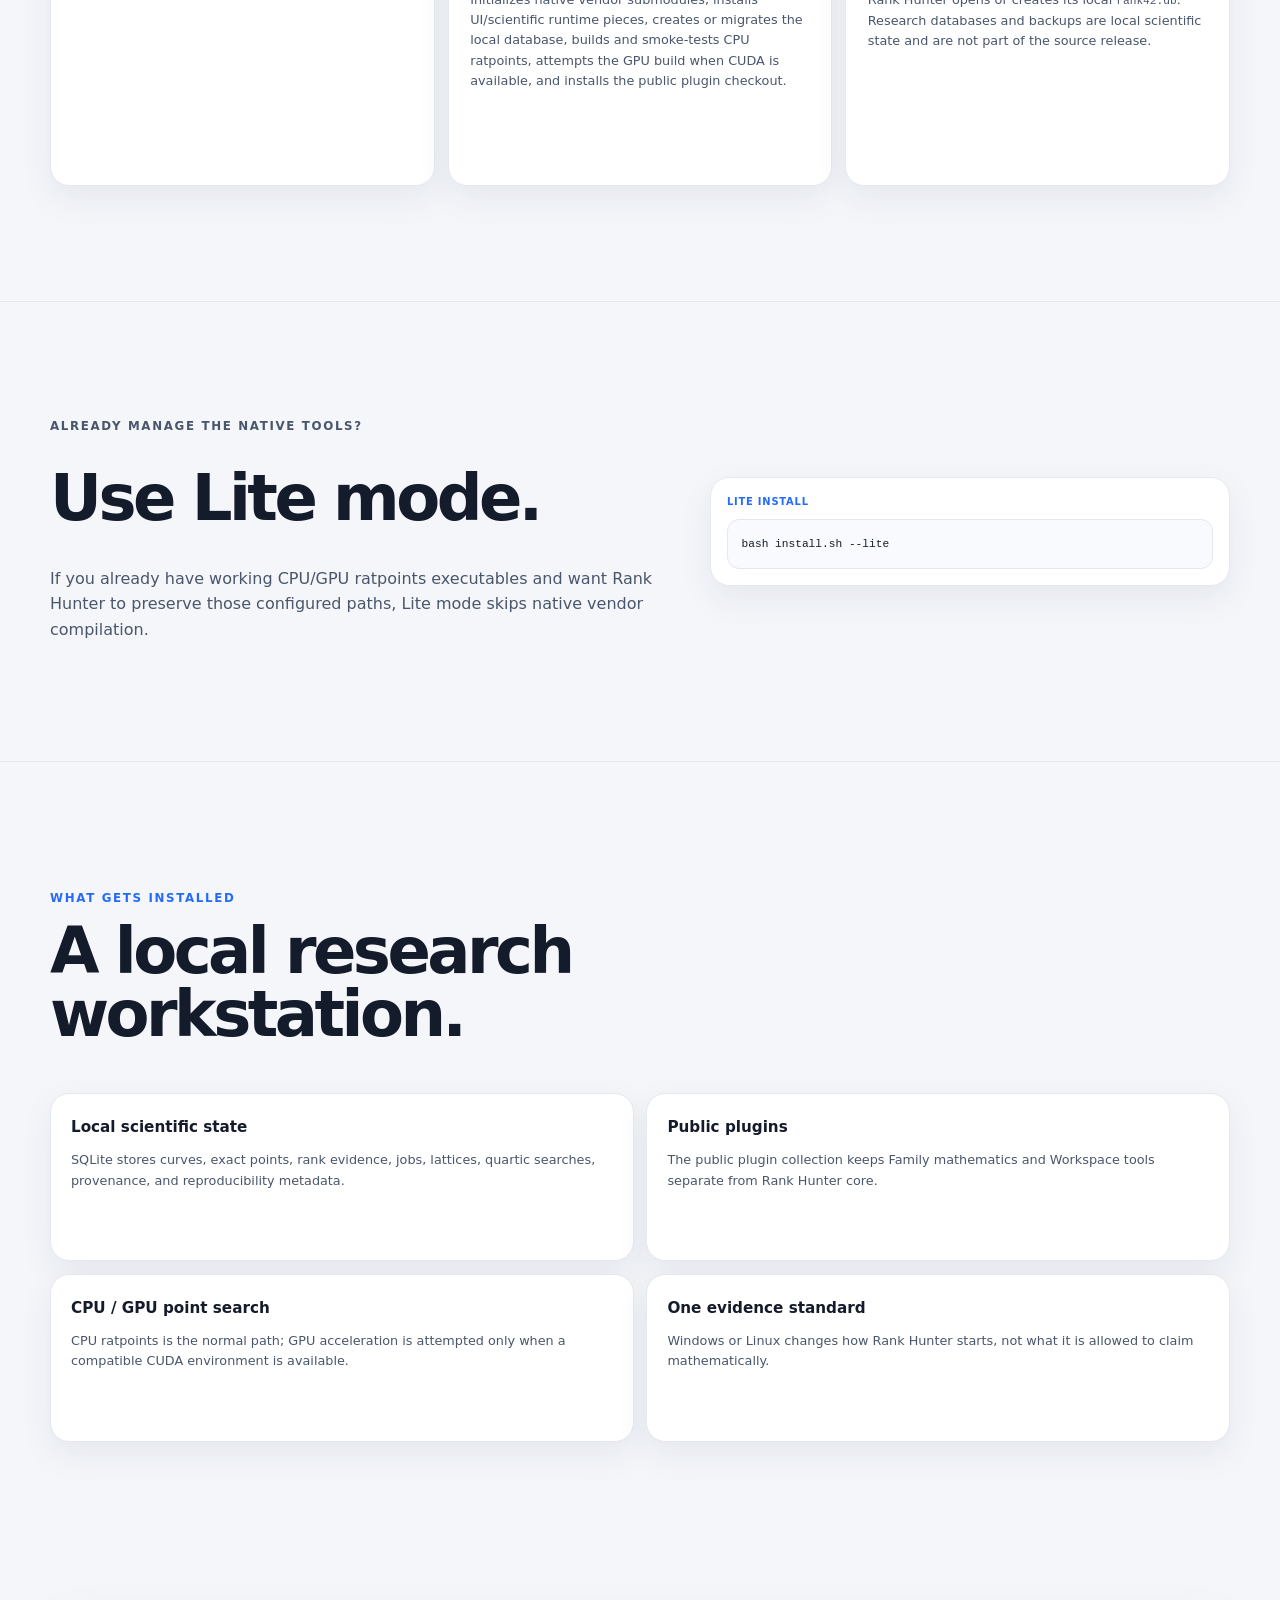
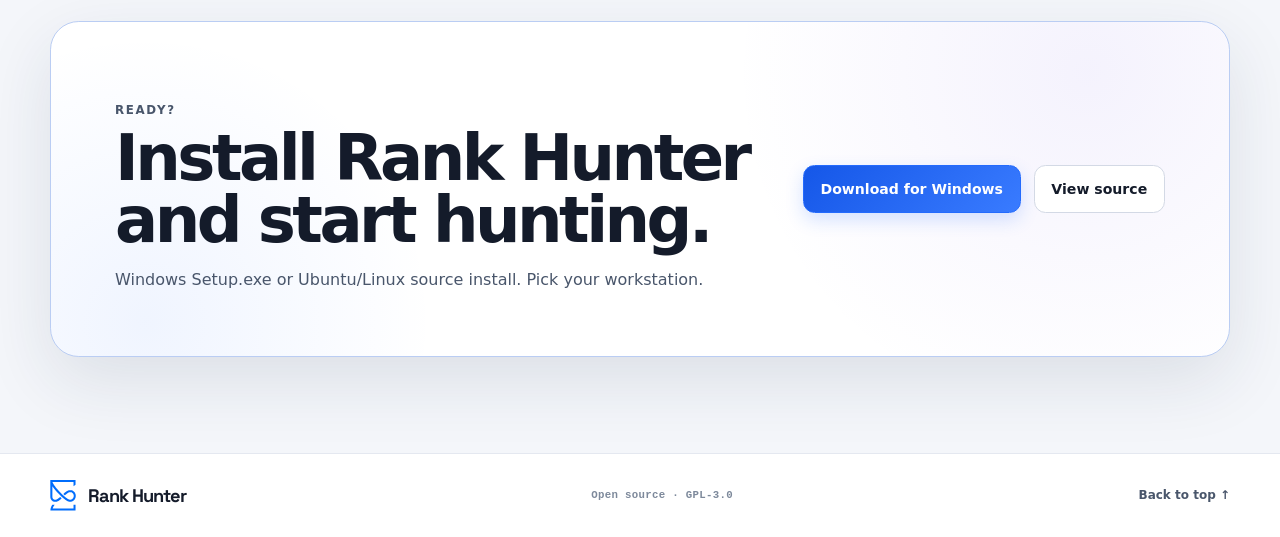
<file: download/index.html>
<!doctype html>
<html lang="en">
<head>
  <meta charset="utf-8">
  <meta name="viewport" content="width=device-width, initial-scale=1">
  <title>Download Rank Hunter — Elliptic Curve Research Platform</title>
  <meta name="description" content="Download Rank Hunter, an open-source elliptic curve research platform for Windows or Linux.">
  <!-- Rank Hunter social metadata -->
  <link rel="canonical" href="https://rankhunter.net/download/">
  <link rel="icon" type="image/svg+xml" href="/assets/rank-hunter-logo.svg">
  <meta property="og:type" content="website">
  <meta property="og:site_name" content="Rank Hunter">
  <meta property="og:title" content="Download Rank Hunter — Elliptic Curve Research Platform">
  <meta property="og:description" content="Download Rank Hunter, an open-source elliptic curve research platform for Windows or Linux.">
  <meta property="og:url" content="https://rankhunter.net/download/">
  <meta property="og:image" content="https://rankhunter.net/assets/social-preview.png">
  <meta property="og:image:type" content="image/png">
  <meta property="og:image:width" content="1200">
  <meta property="og:image:height" content="630">
  <meta property="og:image:alt" content="Rank Hunter title and open-source elliptic curve research platform over the actual light dashboard">
  <meta name="twitter:card" content="summary_large_image">
  <meta name="twitter:title" content="Download Rank Hunter — Elliptic Curve Research Platform">
  <meta name="twitter:description" content="Download Rank Hunter, an open-source elliptic curve research platform for Windows or Linux.">
  <meta name="twitter:image" content="https://rankhunter.net/assets/social-preview.png">
  <meta name="twitter:image:alt" content="Rank Hunter title and open-source elliptic curve research platform over the actual light dashboard">
  <!-- /Rank Hunter social metadata -->
  <meta name="theme-color" content="#07101d">
  <link rel="preconnect" href="https://fonts.googleapis.com">
  <link rel="preconnect" href="https://fonts.gstatic.com" crossorigin>
  <link href="https://fonts.googleapis.com/css2?family=Space+Grotesk:wght@600;700&display=swap" rel="stylesheet">
  <script src="../assets/theme.js"></script>
  <link rel="stylesheet" href="../assets/site.css">
  <link rel="stylesheet" href="../assets/download.css">
  <link rel="stylesheet" href="../assets/axiom.css">
</head>
<body>
  <a class="skip-link" href="#main">Skip to content</a>

  <header class="site-header">
    <div class="nav-shell">
      <a class="brand" href="../" aria-label="Rank Hunter home">
        <img class="brand-logo" src="../assets/rank-hunter-logo.svg" alt="" aria-hidden="true">
        <span class="brand-wordmark">Rank Hunter</span>
      </a>

      <nav class="site-nav" aria-label="Primary navigation">
        <a href="../capabilities/">Capabilities</a>
        <a href="../plugins/">Plugins</a>
        <a class="nav-cta" href="../download/" aria-current="page">Download</a>
        <a class="nav-optional" href="https://docs.rankhunter.net" target="_blank" rel="noopener">Docs</a>
        <a class="nav-optional" href="../#involved">Get Involved</a>
        <button class="theme-toggle" type="button" data-theme-toggle aria-label="Dark appearance off" aria-pressed="false" title="Toggle dark appearance">
          <svg class="theme-toggle-icon" viewBox="0 0 24 24" aria-hidden="true" focusable="false">
            <defs>
              <mask id="rank-hunter-crescent">
                <rect width="24" height="24" fill="white"/>
                <circle cx="15.6" cy="8.4" r="8.3" fill="black"/>
              </mask>
            </defs>
            <circle cx="11.1" cy="12.1" r="9.1" fill="currentColor" mask="url(#rank-hunter-crescent)"/>
          </svg>
        </button>
      </nav>
    </div>
  </header>

  <main id="main">
    <section class="download-hero section-shell">
      <div>
        <p class="eyebrow">Download</p>
        <h1>Install Rank Hunter.</h1>
        <p class="download-lede">
          Use the Windows installer or run Rank Hunter directly on Ubuntu/Linux.
          Both paths lead to the same local research environment and the same scientific runtime.
        </p>
        <div class="hero-actions">
          <a class="button primary hero-download-button" href="https://github.com/crhillresearch/rank-hunter/releases/latest/download/RankHunter-Setup-x64.exe">
            <span>Download for Windows</span>
            <span class="hero-version">v0.9.2</span>
          </a>
          <a class="button secondary" href="#linux">Ubuntu / Linux</a>
        </div>
        <p class="download-hero-note">
          Windows 10/11 · x64 · WSL2 + Ubuntu handled by the installer
        </p>
      </div>

      <div class="download-choice-panel" aria-label="Rank Hunter platform choices">
        <div class="download-choice choice-windows">
          <div>
            <span class="choice-os">Windows</span>
            <strong>RankHunter-Setup-x64.exe</strong>
          </div>
          <span class="choice-meta">Setup.exe · recommended</span>
        </div>
        <div class="download-choice">
          <div>
            <span class="choice-os">Ubuntu / Linux</span>
            <strong>Install from source</strong>
          </div>
          <span class="choice-meta">Git + install.sh</span>
        </div>
        <div class="download-choice-foot">
          Same Rank Hunter. Same evidence model. Different entry point.
        </div>
      </div>
    </section>

    <section class="platform-section">
      <div class="section-shell">
        <div class="section-heading split-heading">
          <div>
            <p class="eyebrow">Choose your system</p>
            <h2>Windows or Linux.</h2>
          </div>
          <p>
            Windows gets a normal installer. Ubuntu/Linux keeps the direct source install.
            Rank Hunter's scientific stack remains Linux-based on both paths.
          </p>
        </div>

        <div class="platform-grid">
          <article class="platform-card platform-primary platform-windows">
            <div class="platform-card-head">
              <span class="platform-badge">Windows 10 / 11</span>
              <strong>Install with Setup.exe</strong>
            </div>
            <p>
              Download Rank Hunter like a normal Windows application. Setup prepares WSL2,
              Ubuntu, SageMath, Rank Hunter, and the Start Menu launcher for you.
            </p>

            <a class="button primary platform-download-button"
               href="https://github.com/crhillresearch/rank-hunter/releases/latest/download/RankHunter-Setup-x64.exe">
              Download RankHunter-Setup-x64.exe
            </a>

            <div class="download-file">
              <span class="download-file-icon" aria-hidden="true">↓</span>
              <div>
                <strong>RankHunter-Setup-x64.exe</strong>
                <small>x64 · Windows 10 build 19041+ / Windows 11</small>
              </div>
            </div>

            <ul class="platform-points">
              <li>Detects or installs WSL2 + Ubuntu.</li>
              <li>Installs the SageMath scientific environment inside Ubuntu.</li>
              <li>Installs Rank Hunter and creates Start Menu shortcuts.</li>
              <li>Launches Rank Hunter in WSL and opens it in your Windows browser.</li>
            </ul>

            <small>
              A brand-new WSL installation may require one Windows restart and Ubuntu's
              one-time Linux username/password setup.
            </small>
          </article>

          <article class="platform-card" id="linux">
            <div class="platform-card-head">
              <span class="platform-badge">Ubuntu / Linux</span>
              <strong>Install from source</strong>
              <a class="source-inline-link" href="https://github.com/crhillresearch/rank-hunter">View source on GitHub <span aria-hidden="true">→</span></a>
            </div>
            <p>
              Clone the public Rank Hunter repository, run the installer, and launch the UI.
              This is the direct path for an Ubuntu research workstation.
            </p>

            <pre><code>git clone https://github.com/crhillresearch/rank-hunter.git rank-hunter
cd rank-hunter
bash install.sh

bash scripts/run-ui.sh</code></pre>

            <small>
              The Linux installer expects a Sage-capable scientific Python and checks the
              native build prerequisites it needs before compiling point-search tools.
            </small>
          </article>
        </div>

        <div class="platform-note">
          <strong>Same scientific runtime</strong>
          <p>
            The Windows installer does not replace SageMath, PARI/eclib, or Rank Hunter's
            scientific subprocesses with separate Windows implementations. It manages an Ubuntu
            environment under WSL2 so Windows and Linux users run the same research stack.
          </p>
        </div>
      </div>
    </section>

    <section class="windows-installer-section">
      <div class="section-shell">
        <div class="section-heading split-heading">
          <div>
            <p class="eyebrow">Windows installer</p>
            <h2>Windows feels native. The math stays Linux.</h2>
          </div>
          <p>
            Setup.exe handles the Windows-facing work. The scientific runtime stays in the
            environment Rank Hunter is built and tested for.
          </p>
        </div>

        <div class="install-grid windows-install-grid" aria-label="Windows installation flow">
          <article class="install-card">
            <span class="install-step">01</span>
            <h3>Run Setup.exe</h3>
            <p>Install the launcher and let Rank Hunter check the Windows WSL2 prerequisites.</p>
          </article>
          <article class="install-card">
            <span class="install-step">02</span>
            <h3>Provision the research stack</h3>
            <p>Ubuntu, Miniforge, SageMath, native tools, plugins, and Rank Hunter are prepared inside WSL.</p>
          </article>
          <article class="install-card">
            <span class="install-step">03</span>
            <h3>Launch from Start</h3>
            <p>Rank Hunter starts inside WSL, waits for the local UI, then opens in your normal Windows browser.</p>
          </article>
        </div>

      </div>
    </section>

    <section class="install-section">
      <div class="section-shell">
        <div class="section-heading split-heading">
          <div>
            <p class="eyebrow">Ubuntu / Linux</p>
            <h2>Install directly in three steps.</h2>
          </div>
          <p>
            The source installer stays inside the checkout and is safe to rerun when refreshing
            or repairing the local environment.
          </p>
        </div>

        <div class="install-grid">
          <article class="install-card primary-install">
            <span class="install-step">01</span>
            <h3>Clone Rank Hunter</h3>
            <pre><code>git clone https://github.com/crhillresearch/rank-hunter.git rank-hunter
cd rank-hunter</code></pre>
          </article>

          <article class="install-card">
            <span class="install-step">02</span>
            <h3>Run the installer</h3>
            <pre><code>bash install.sh</code></pre>
            <p>
              Initializes native vendor submodules, installs UI/scientific runtime pieces,
              creates or migrates the local database, builds and smoke-tests CPU ratpoints,
              attempts the GPU build when CUDA is available, and installs the public plugin checkout.
            </p>
          </article>

          <article class="install-card">
            <span class="install-step">03</span>
            <h3>Start Rank Hunter</h3>
            <pre><code>bash scripts/run-ui.sh</code></pre>
            <p>
              Rank Hunter opens or creates its local <code>rank42.db</code>. Research databases and
              backups are local scientific state and are not part of the source release.
            </p>
          </article>
        </div>
      </div>
    </section>

    <section class="lite-section">
      <div class="section-shell lite-grid">
        <div>
          <p class="eyebrow">Already manage the native tools?</p>
          <h2>Use Lite mode.</h2>
          <p>
            If you already have working CPU/GPU ratpoints executables and want Rank Hunter to
            preserve those configured paths, Lite mode skips native vendor compilation.
          </p>
        </div>
        <div class="lite-command">
          <span>Lite install</span>
          <pre><code>bash install.sh --lite</code></pre>
        </div>
      </div>
    </section>

    <section class="download-details section-shell">
      <div class="section-heading">
        <p class="eyebrow">What gets installed</p>
        <h2>A local research workstation.</h2>
      </div>

      <div class="download-detail-grid">
        <article><strong>Local scientific state</strong><p>SQLite stores curves, exact points, rank evidence, jobs, lattices, quartic searches, provenance, and reproducibility metadata.</p></article>
        <article><strong>Public plugins</strong><p>The public plugin collection keeps Family mathematics and Workspace tools separate from Rank Hunter core.</p></article>
        <article><strong>CPU / GPU point search</strong><p>CPU ratpoints is the normal path; GPU acceleration is attempted only when a compatible CUDA environment is available.</p></article>
        <article><strong>One evidence standard</strong><p>Windows or Linux changes how Rank Hunter starts, not what it is allowed to claim mathematically.</p></article>
      </div>
    </section>

    <section class="final-cta">
      <div class="section-shell final-cta-inner">
        <div>
          <p class="eyebrow">Ready?</p>
          <h2>Install Rank Hunter and start hunting.</h2>
          <p>Windows Setup.exe or Ubuntu/Linux source install. Pick your workstation.</p>
        </div>
        <div class="final-actions">
          <a class="button primary" href="https://github.com/crhillresearch/rank-hunter/releases/latest/download/RankHunter-Setup-x64.exe">Download for Windows</a>
          <a class="button secondary" href="https://github.com/crhillresearch/rank-hunter">View source</a>
        </div>
      </div>
    </section>
  </main>

  <footer class="site-footer">
    <div class="section-shell footer-inner footer-navlike">
      <a class="brand footer-brand" href="../" aria-label="Rank Hunter home">
        <img class="brand-logo" src="../assets/rank-hunter-logo.svg" alt="" aria-hidden="true">
        <span class="brand-wordmark">Rank Hunter</span>
      </a>
      <p class="footer-license">Open source · GPL-3.0</p>
      <div class="footer-links">
        <a href="#main">Back to top ↑</a>
      </div>
    </div>
  </footer>
</body>
</html>
</file>
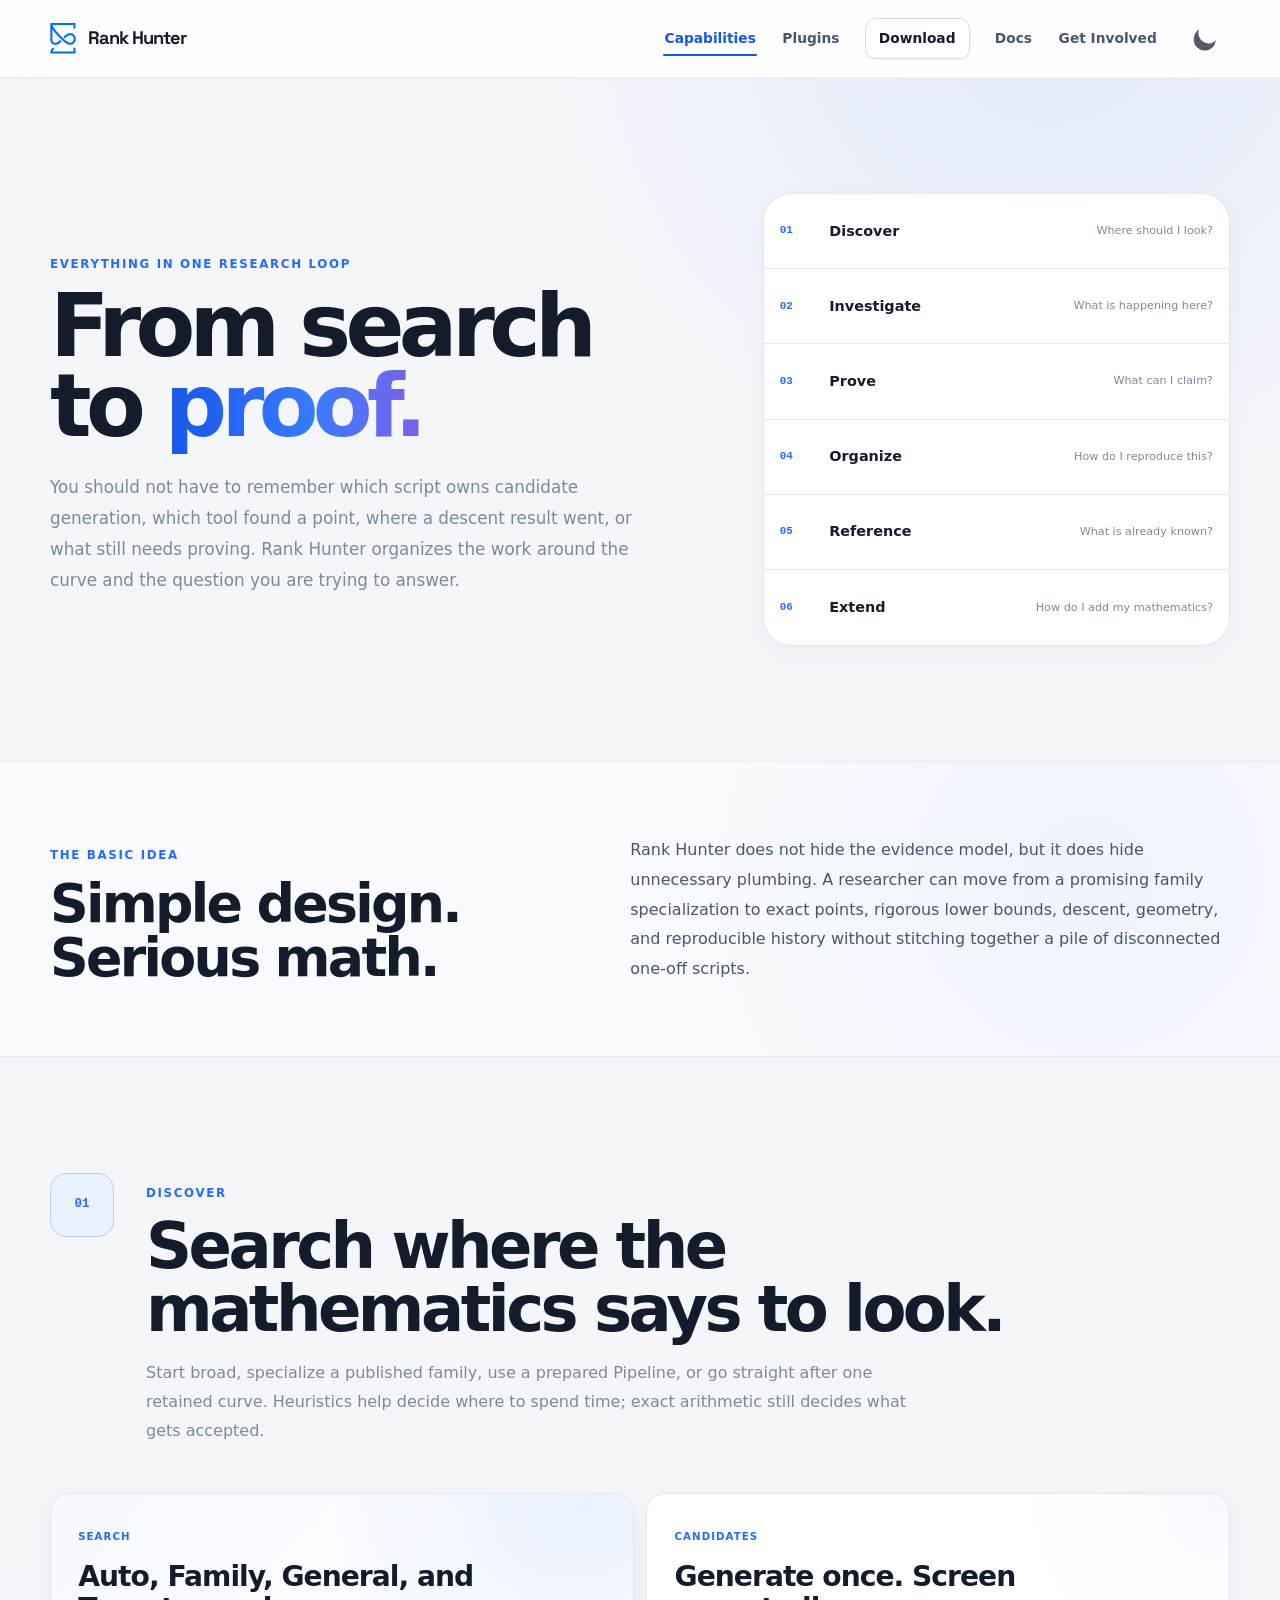
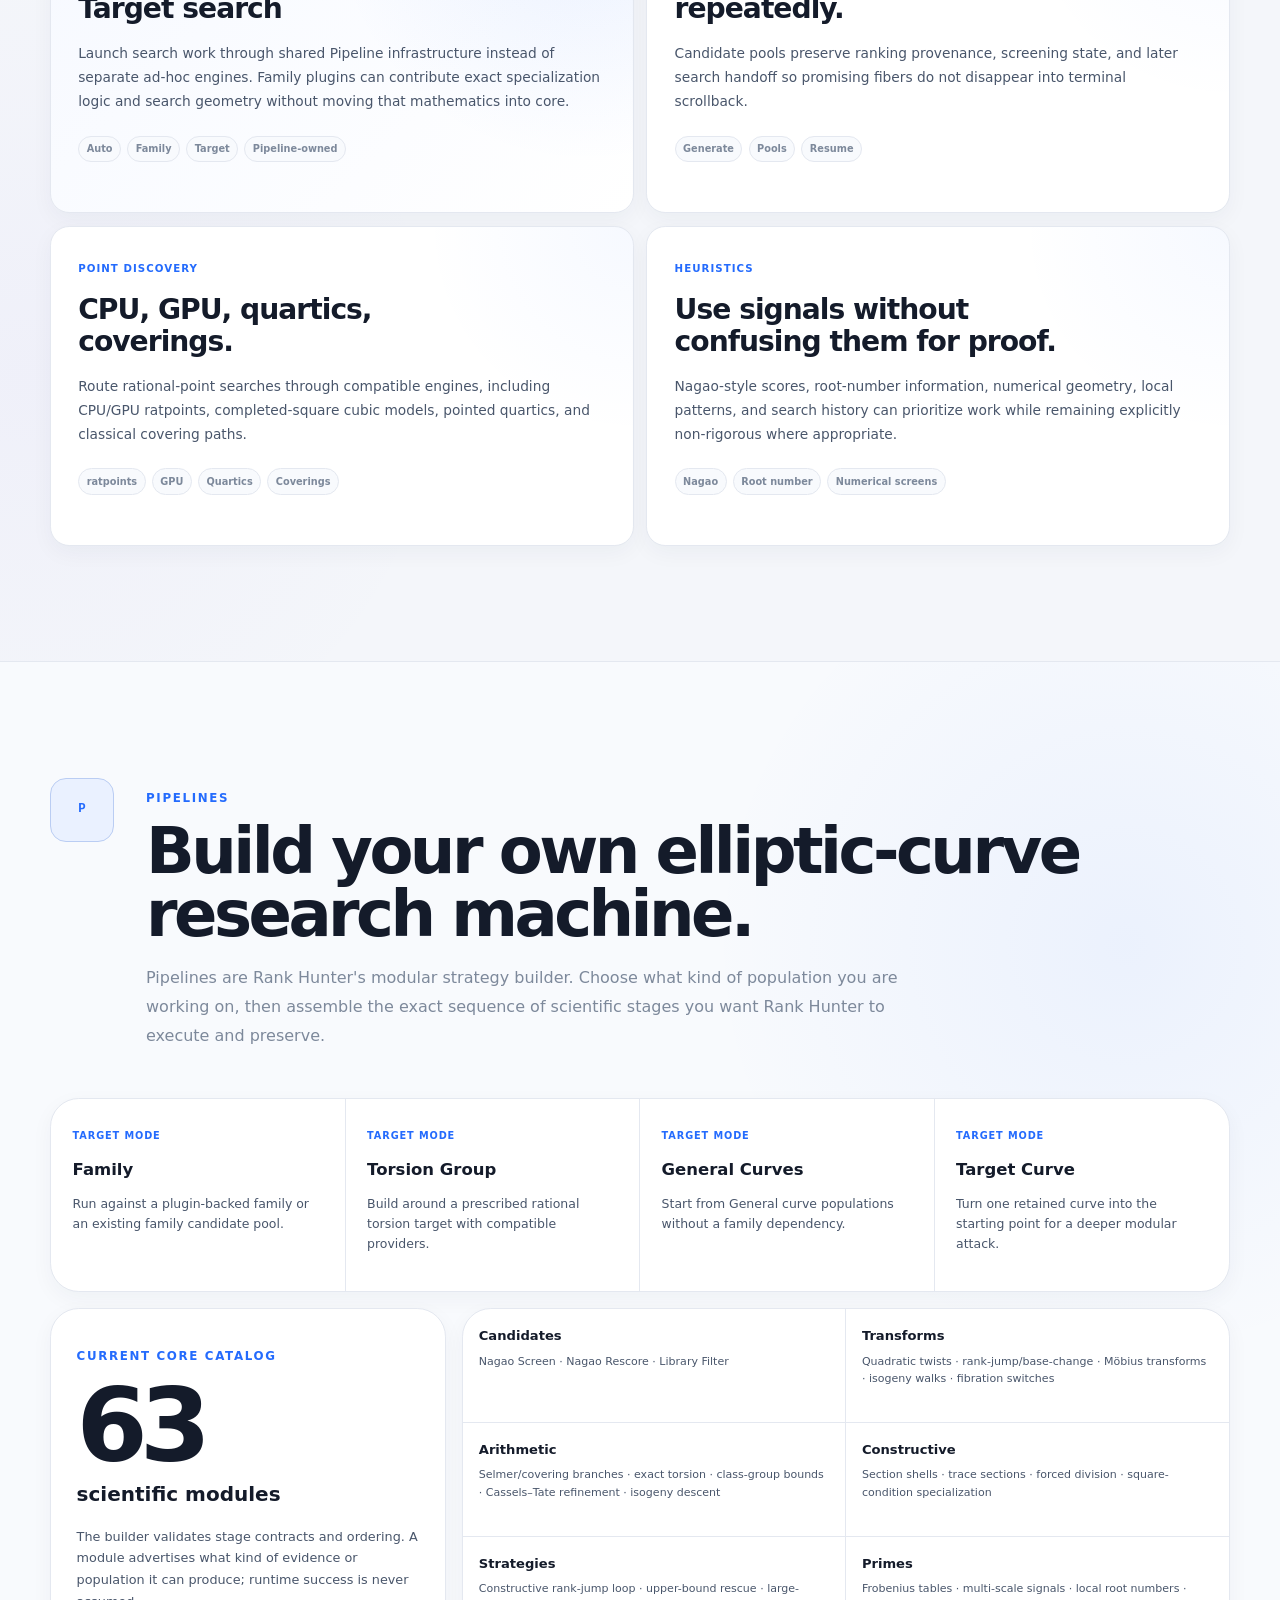
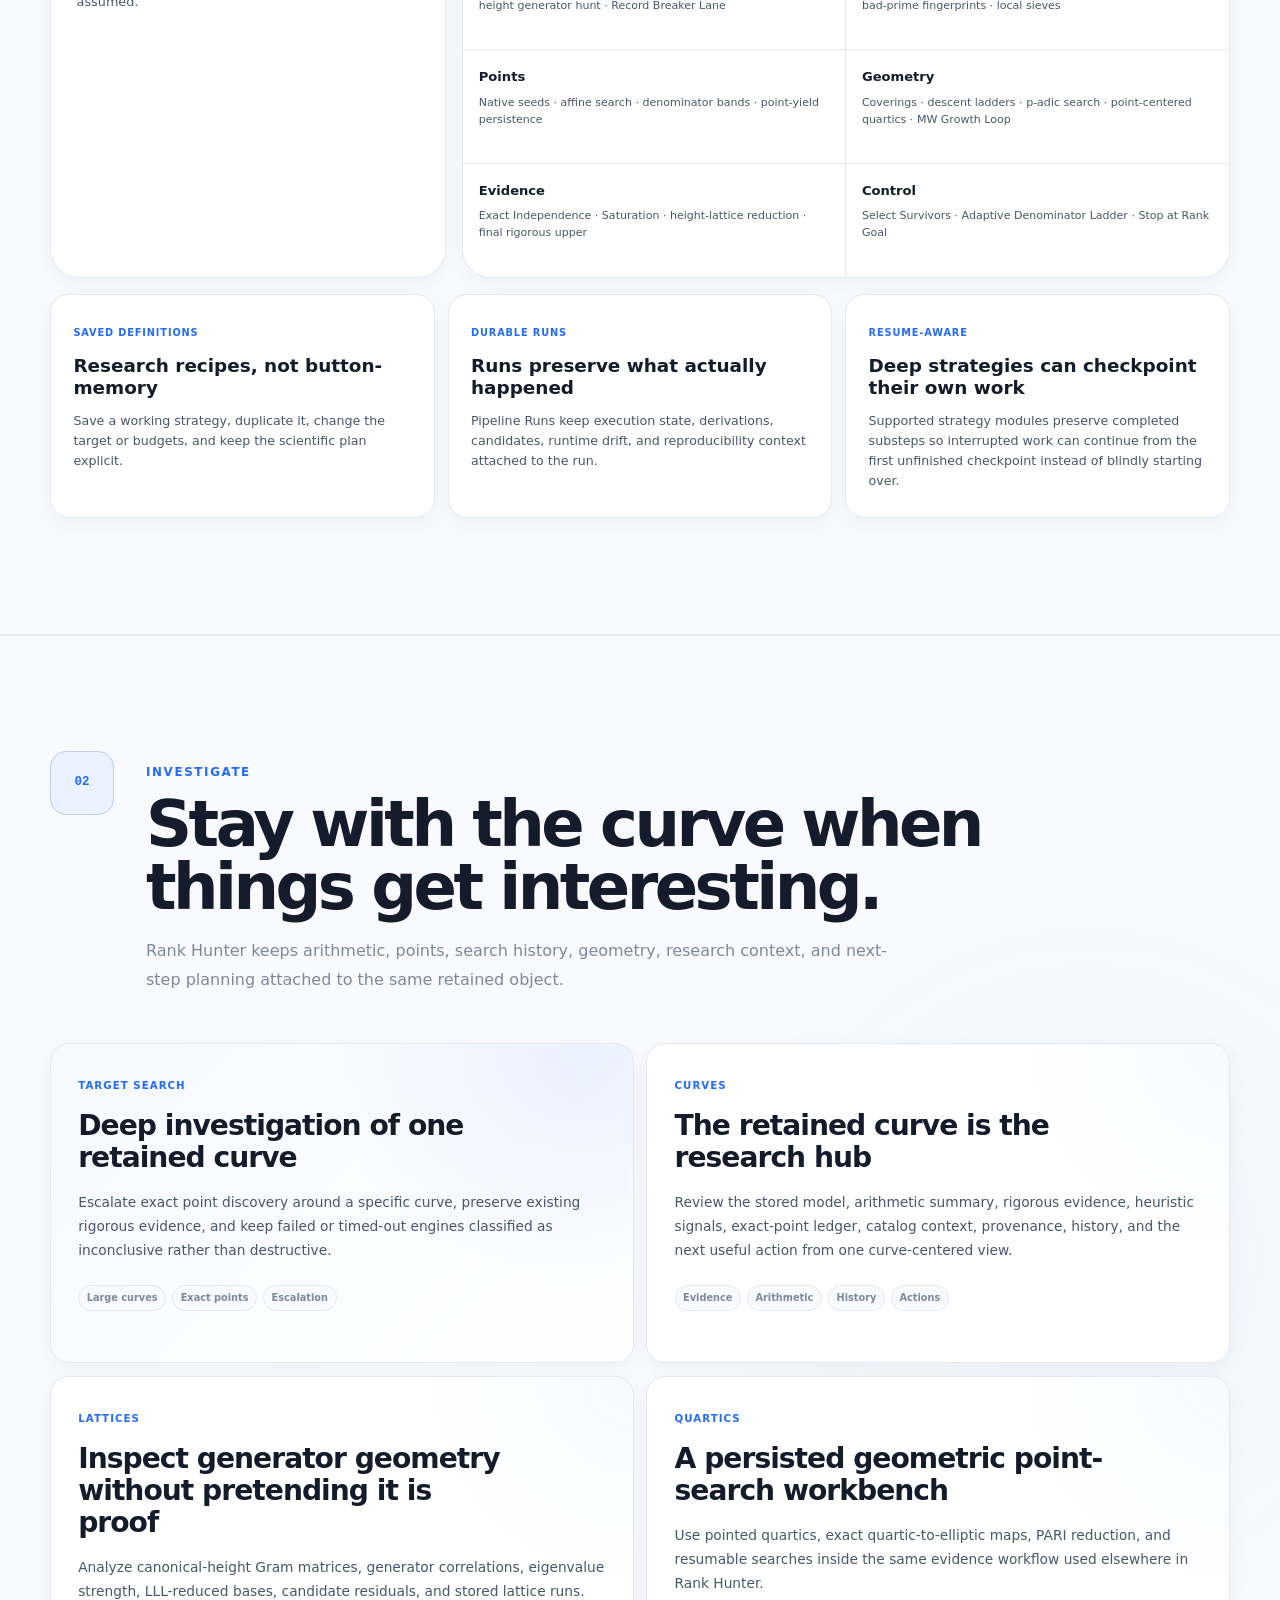
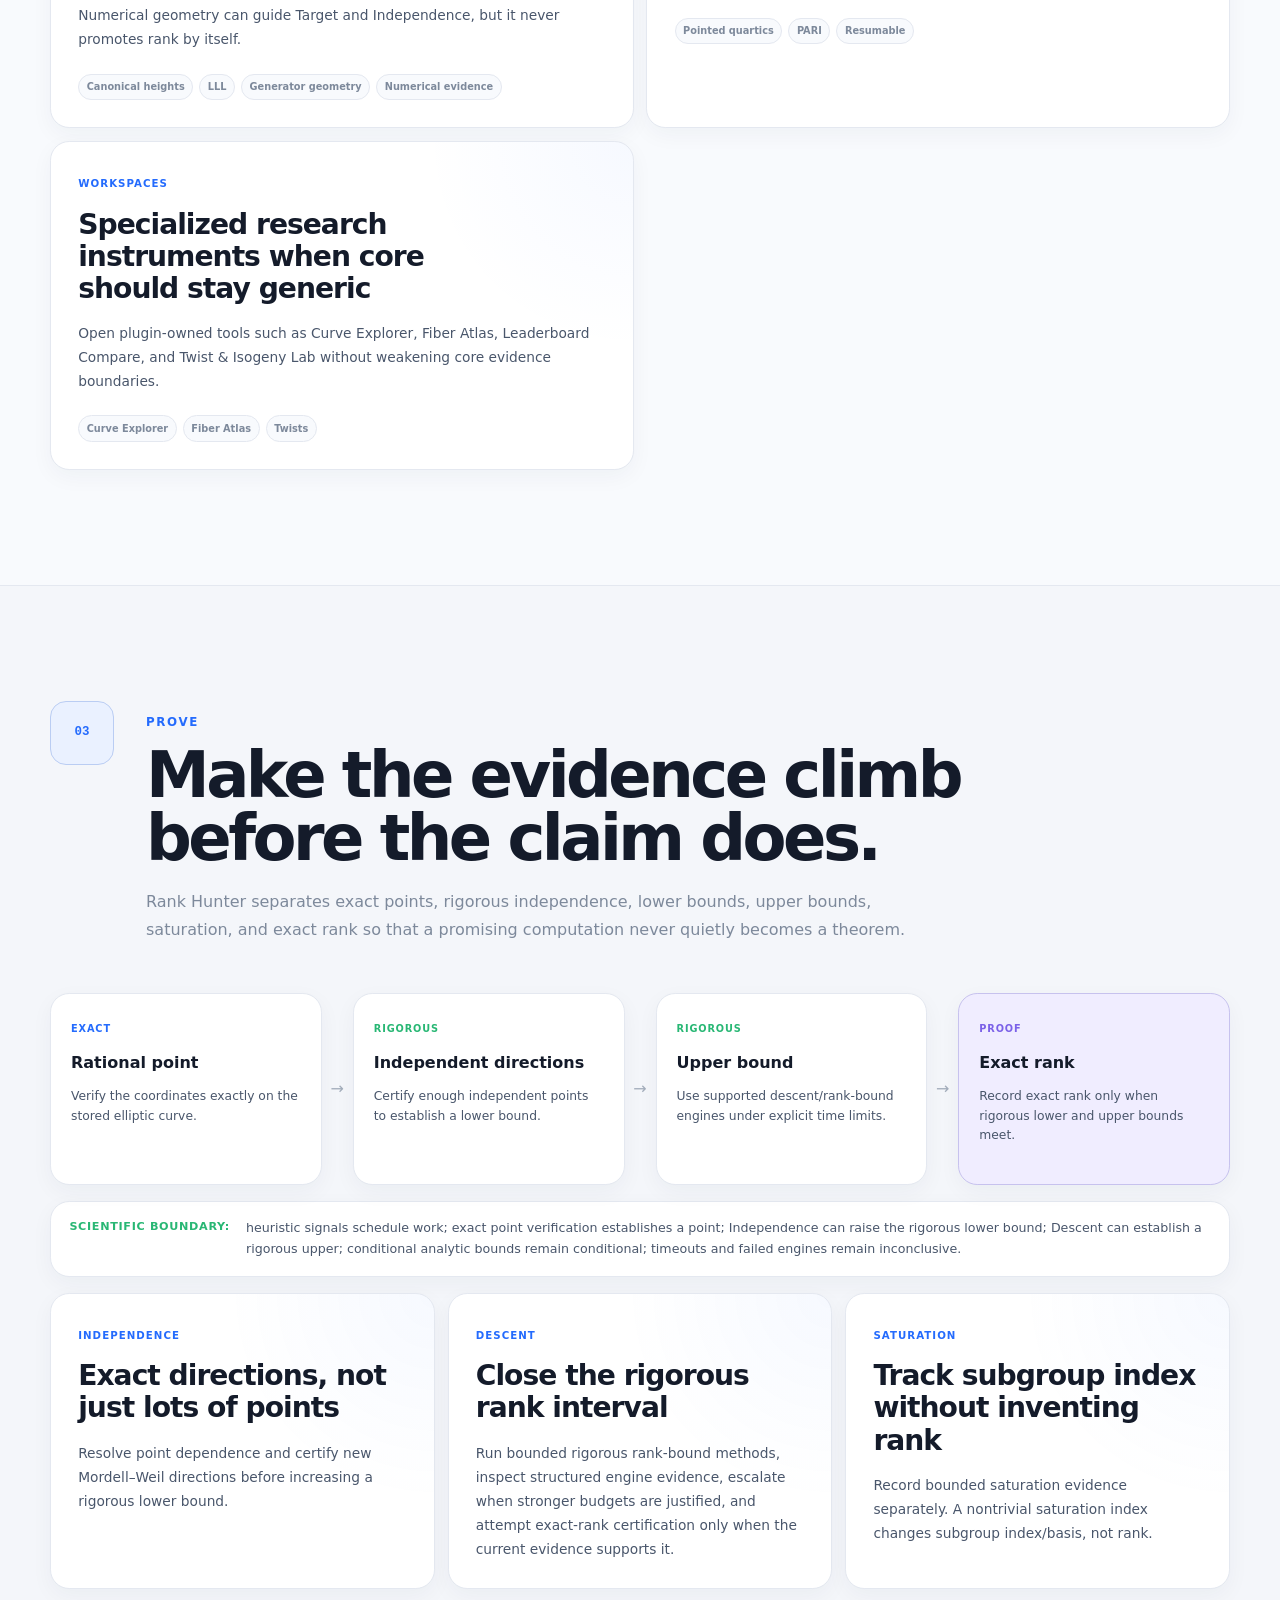
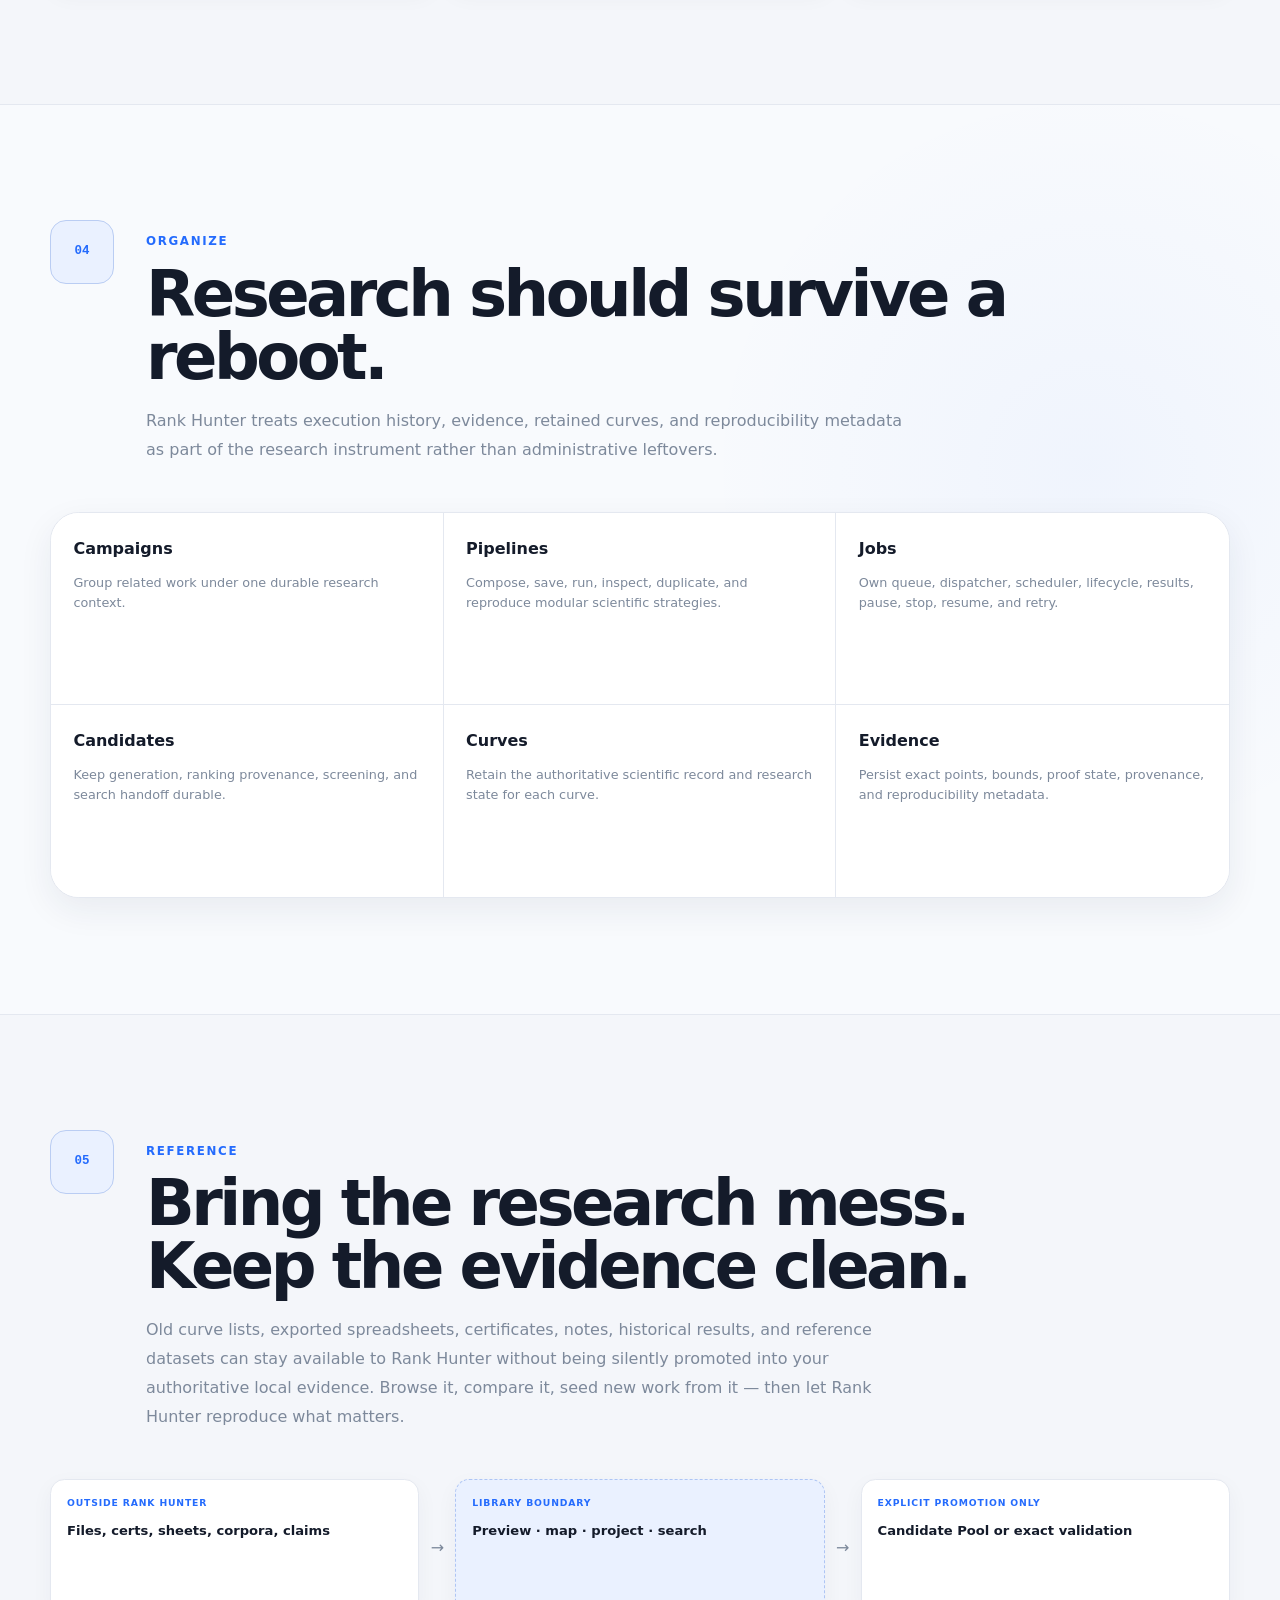
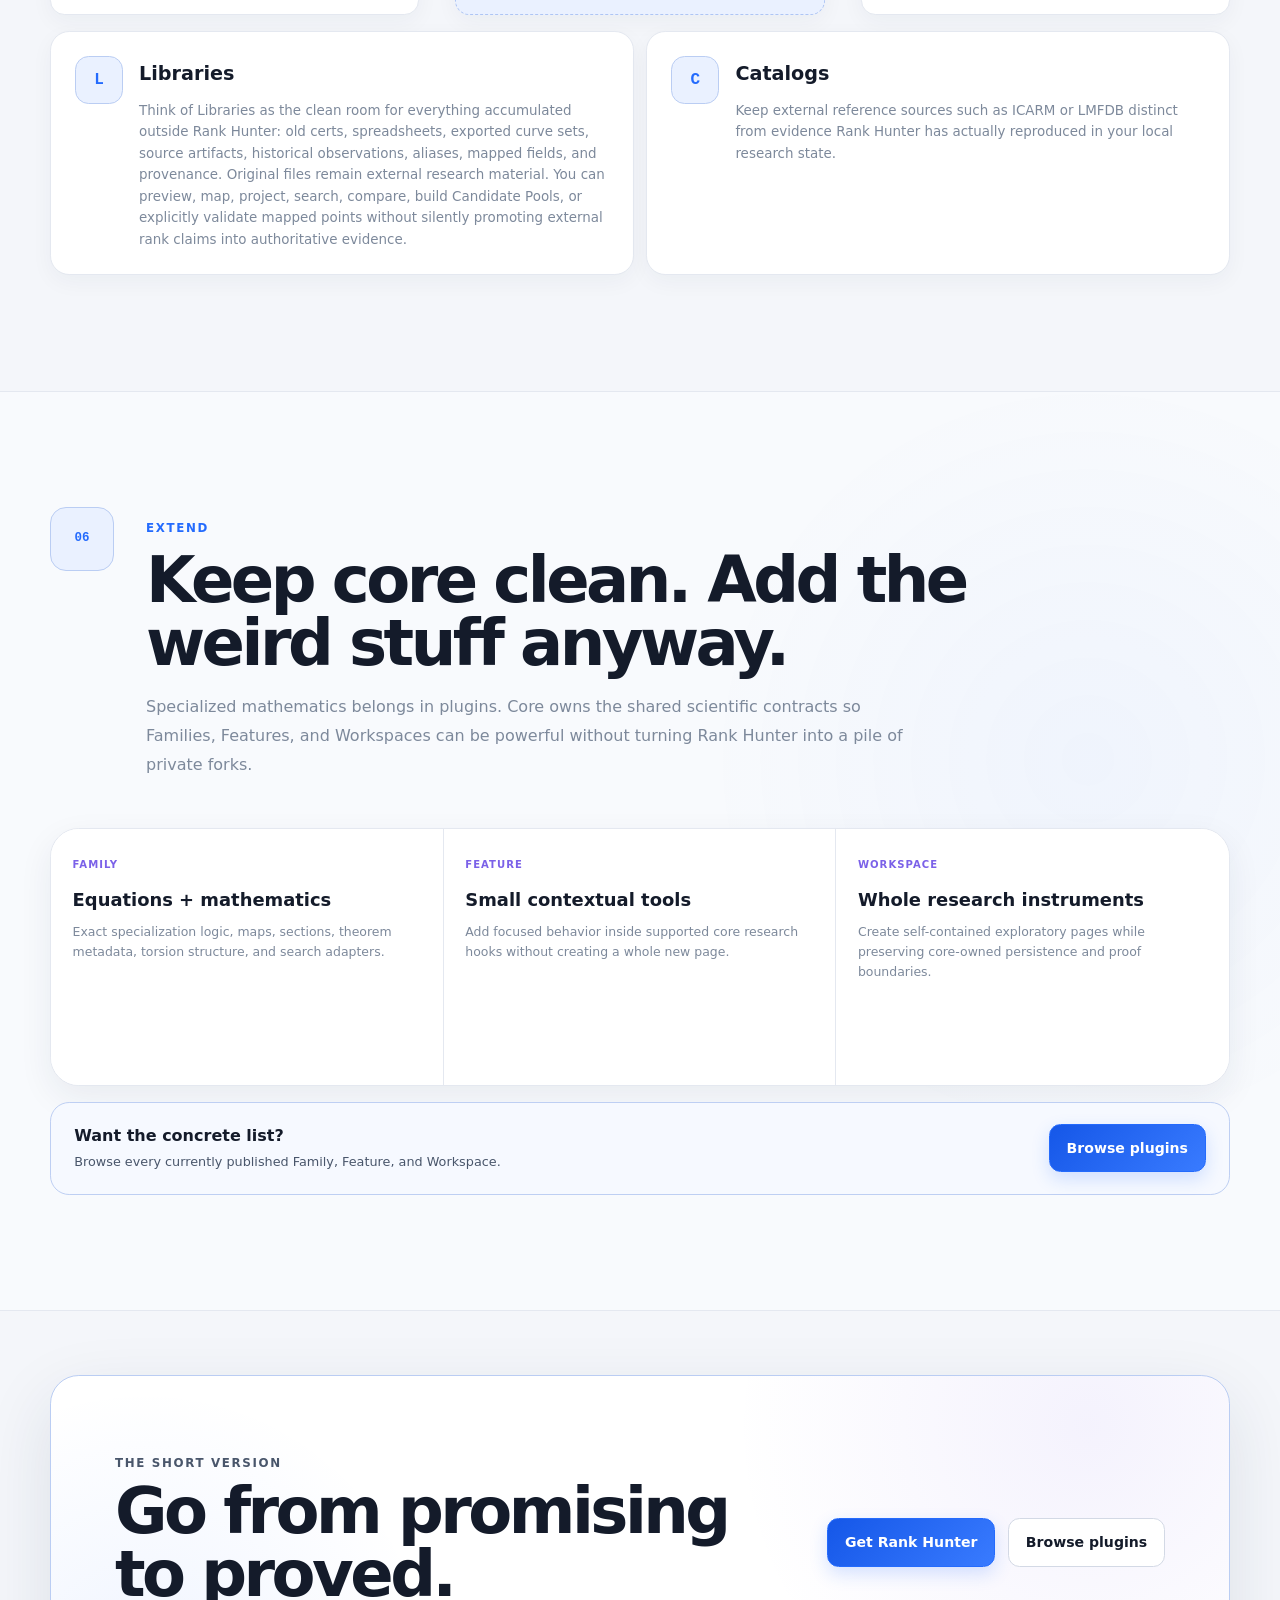
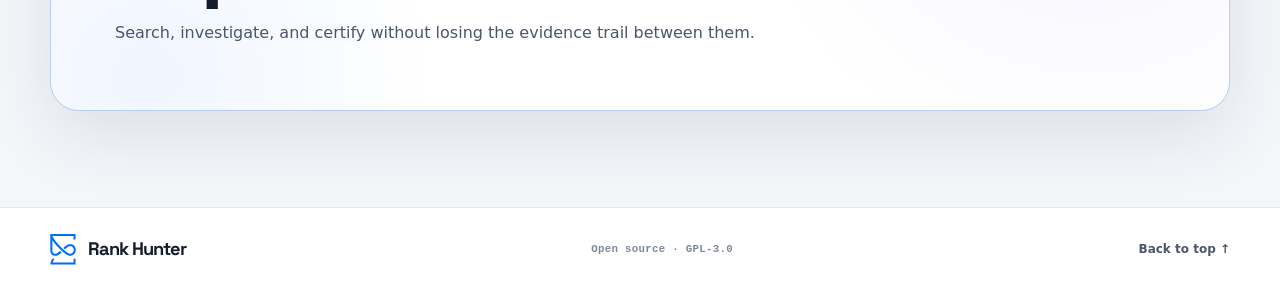
<file: features/index.html>
<!doctype html>
<html lang="en">
<head>
  <meta charset="utf-8">
  <meta name="viewport" content="width=device-width, initial-scale=1">
  <title>Capabilities — Rank Hunter</title>
  <link rel="icon" type="image/svg+xml" href="/assets/rank-hunter-logo.svg">
  <meta name="theme-color" content="#07101d">
  <link rel="canonical" href="https://rankhunter.net/capabilities/">
  <meta http-equiv="refresh" content="0; url=../capabilities/">
  <script>
    location.replace("../capabilities/" + location.hash);
  </script>
</head>
<body>
  <p>This page moved to <a href="../capabilities/">Rank Hunter Capabilities</a>.</p>
</body>
</html>
</file>
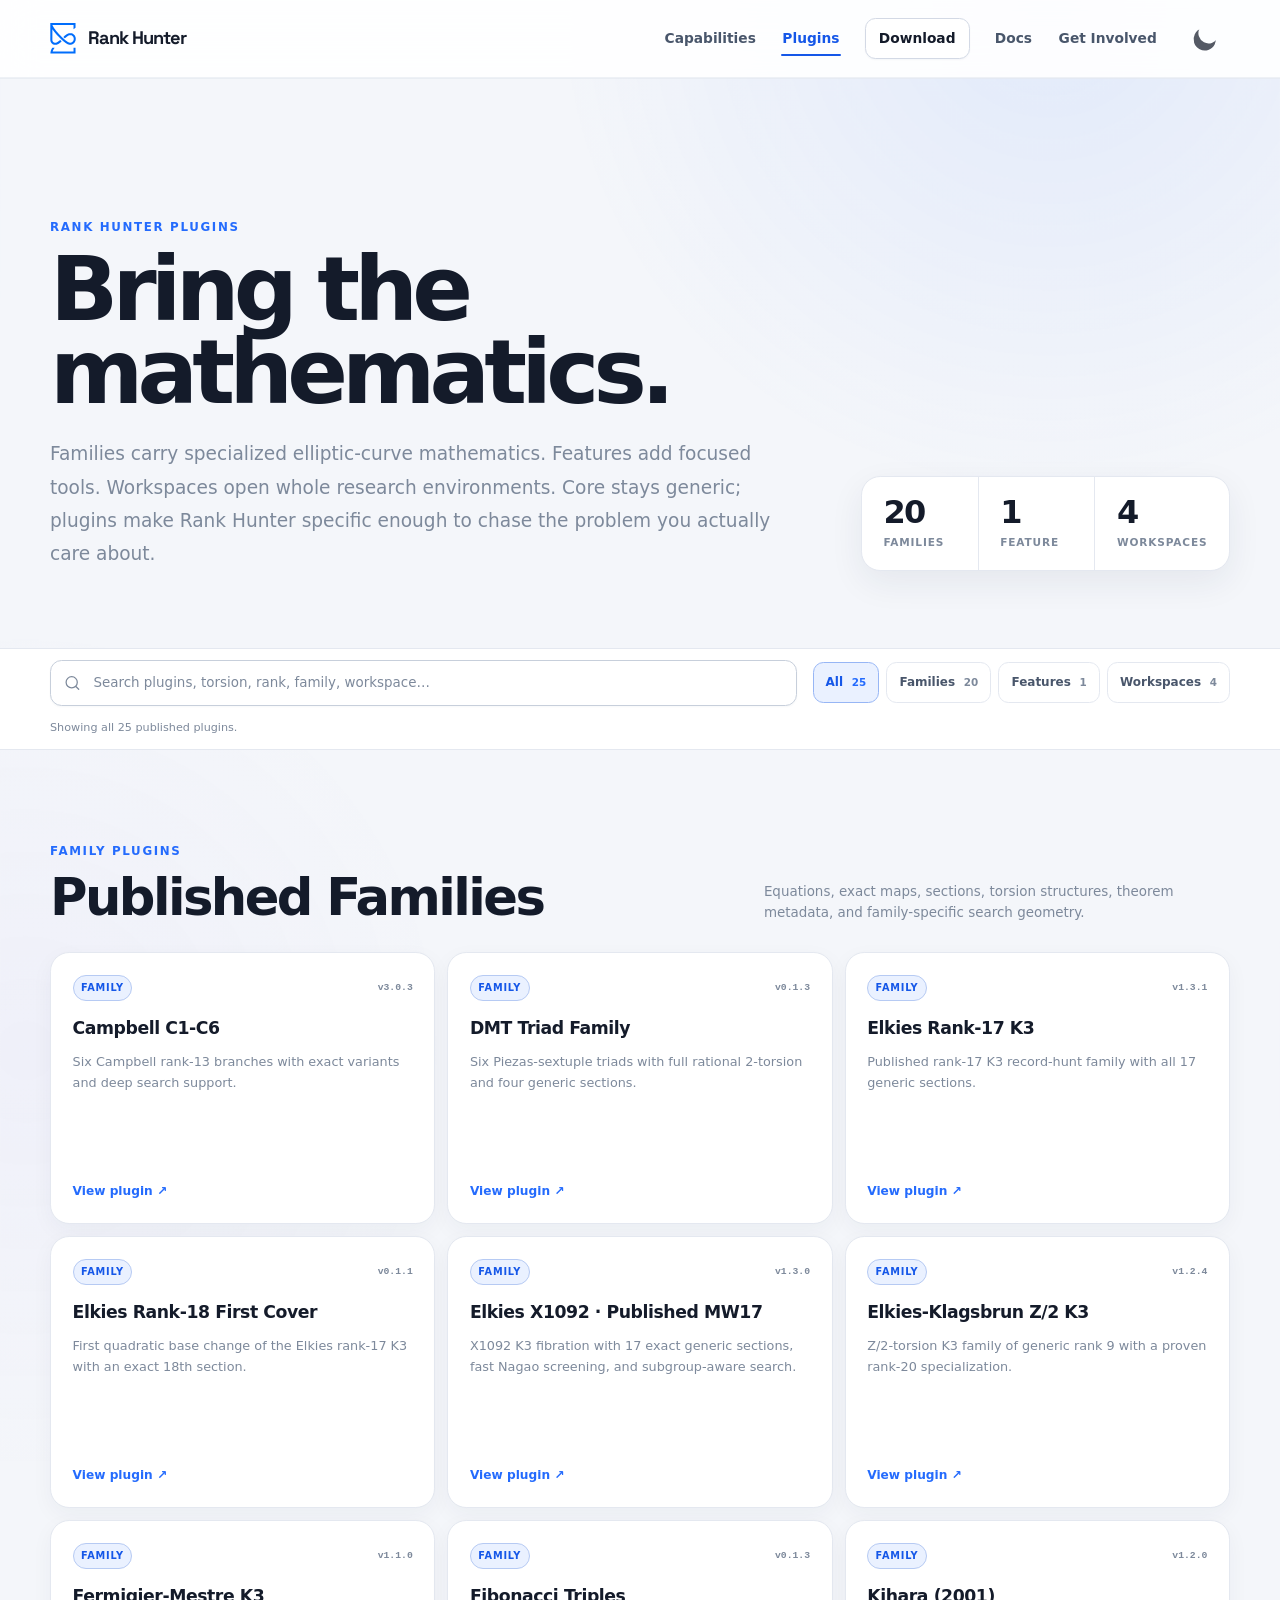
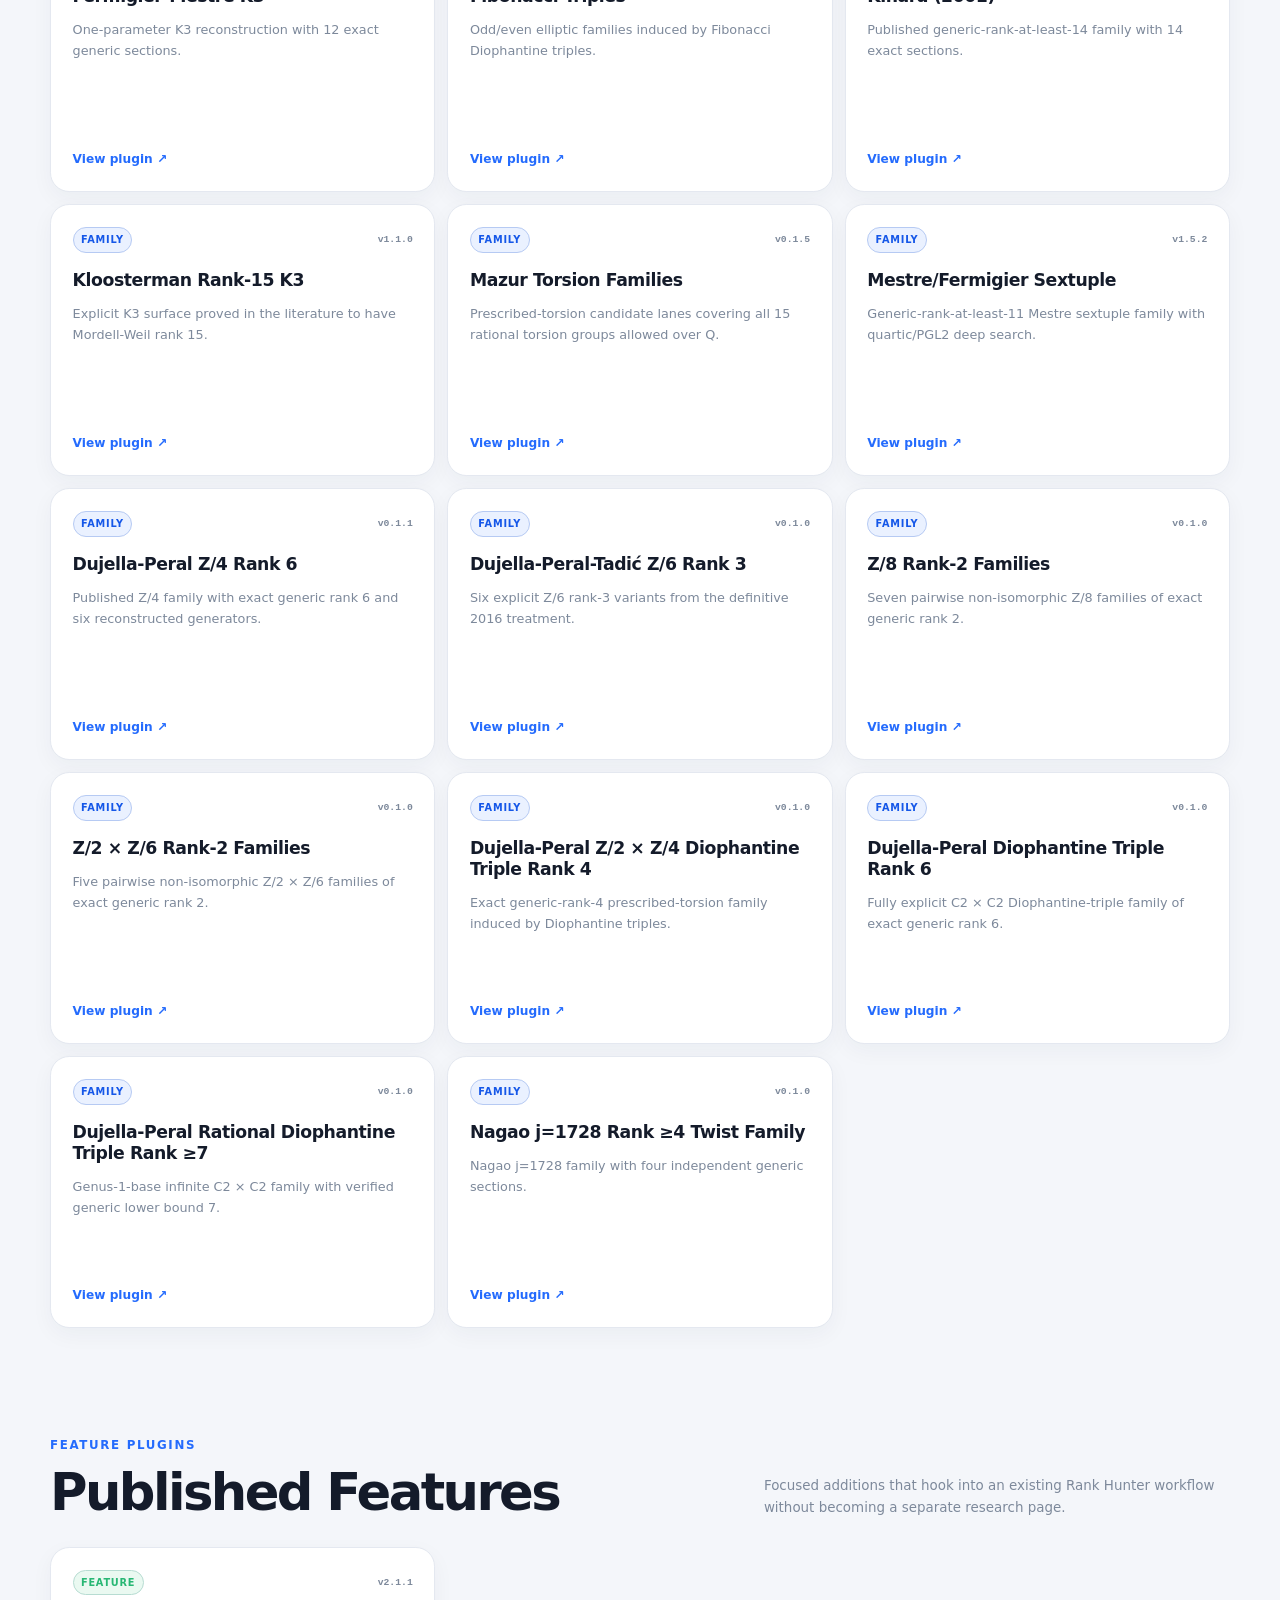
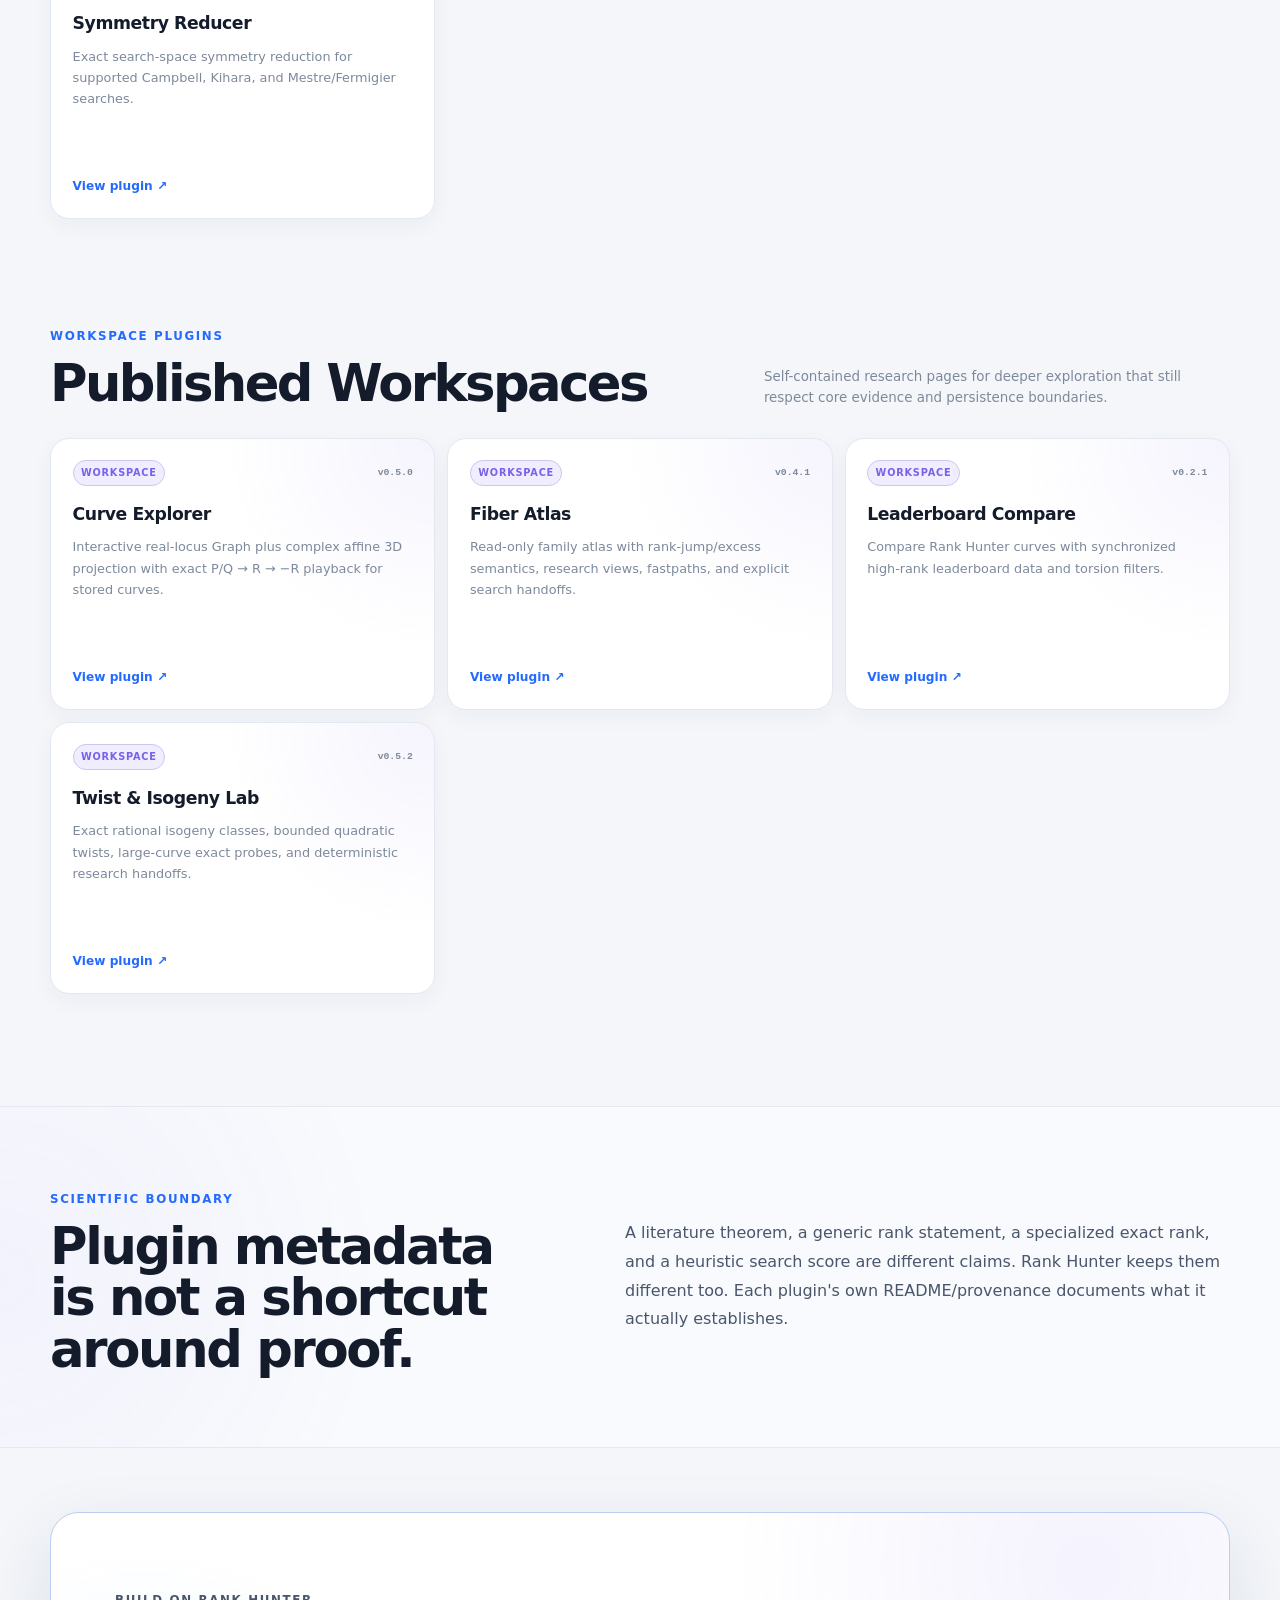
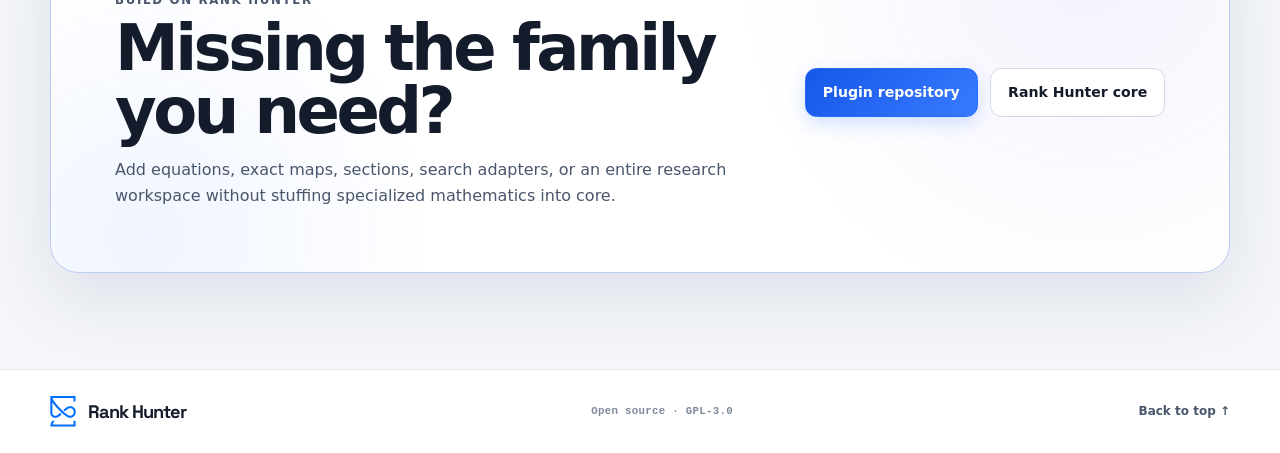
<file: plugins/index.html>
<!doctype html>
<html lang="en">
<head>
  <meta charset="utf-8">
  <meta name="viewport" content="width=device-width, initial-scale=1">
  <title>Elliptic Curve Research Plugins — Rank Hunter</title>
  <meta name="description" content="Browse Rank Hunter elliptic curve research plugins: published Families, Features, and Workspaces for specialized mathematics and research workflows.">
  <!-- Rank Hunter social metadata -->
  <link rel="canonical" href="https://rankhunter.net/plugins/">
  <link rel="icon" type="image/svg+xml" href="/assets/rank-hunter-logo.svg">
  <meta property="og:type" content="website">
  <meta property="og:site_name" content="Rank Hunter">
  <meta property="og:title" content="Elliptic Curve Research Plugins — Rank Hunter">
  <meta property="og:description" content="Browse Rank Hunter elliptic curve research plugins: published Families, Features, and Workspaces for specialized mathematics and research workflows.">
  <meta property="og:url" content="https://rankhunter.net/plugins/">
  <meta property="og:image" content="https://rankhunter.net/assets/social-preview.png">
  <meta property="og:image:type" content="image/png">
  <meta property="og:image:width" content="1200">
  <meta property="og:image:height" content="630">
  <meta property="og:image:alt" content="Rank Hunter title and open-source elliptic curve research platform over the actual light dashboard">
  <meta name="twitter:card" content="summary_large_image">
  <meta name="twitter:title" content="Elliptic Curve Research Plugins — Rank Hunter">
  <meta name="twitter:description" content="Browse Rank Hunter elliptic curve research plugins: published Families, Features, and Workspaces for specialized mathematics and research workflows.">
  <meta name="twitter:image" content="https://rankhunter.net/assets/social-preview.png">
  <meta name="twitter:image:alt" content="Rank Hunter title and open-source elliptic curve research platform over the actual light dashboard">
  <!-- /Rank Hunter social metadata -->
  <meta name="theme-color" content="#07101d">
  <link rel="preconnect" href="https://fonts.googleapis.com">
  <link rel="preconnect" href="https://fonts.gstatic.com" crossorigin>
  <link href="https://fonts.googleapis.com/css2?family=Space+Grotesk:wght@600;700&display=swap" rel="stylesheet">
  <script src="../assets/theme.js"></script>
  <link rel="stylesheet" href="../assets/site.css">
  <link rel="stylesheet" href="../assets/plugins.css">
  <link rel="stylesheet" href="../assets/axiom.css">
  <script src="../assets/plugins.js" defer></script>
</head>
<body>
  <a class="skip-link" href="#main">Skip to content</a>

  <header class="site-header">
    <div class="nav-shell">
      <a class="brand" href="../" aria-label="Rank Hunter home">
        <img class="brand-logo" src="../assets/rank-hunter-logo.svg" alt="" aria-hidden="true">
        <span class="brand-wordmark">Rank Hunter</span>
      </a>

      <nav class="site-nav" aria-label="Primary navigation">
        <a href="../capabilities/">Capabilities</a>
        <a href="../plugins/" aria-current="page">Plugins</a>
        <a class="nav-cta" href="../download/">Download</a>
        <a class="nav-optional" href="https://docs.rankhunter.net" target="_blank" rel="noopener">Docs</a>
        <a class="nav-optional" href="../#involved">Get Involved</a>
        <button class="theme-toggle" type="button" data-theme-toggle aria-label="Dark appearance off" aria-pressed="false" title="Toggle dark appearance">
          <svg class="theme-toggle-icon" viewBox="0 0 24 24" aria-hidden="true" focusable="false">
            <defs>
              <mask id="rank-hunter-crescent">
                <rect width="24" height="24" fill="white"/>
                <circle cx="15.6" cy="8.4" r="8.3" fill="black"/>
              </mask>
            </defs>
            <circle cx="11.1" cy="12.1" r="9.1" fill="currentColor" mask="url(#rank-hunter-crescent)"/>
          </svg>
        </button>
      </nav>
    </div>
  </header>

  <main id="main">
    <section class="catalog-hero section-shell">
      <div>
        <p class="eyebrow">Rank Hunter plugins</p>
        <h1>Bring the mathematics.</h1>
        <p class="catalog-lede">
          Families carry specialized elliptic-curve mathematics. Features add focused tools.
          Workspaces open whole research environments. Core stays generic; plugins make Rank Hunter
          specific enough to chase the problem you actually care about.
        </p>
      </div>

      <div class="catalog-summary" aria-label="Published plugin counts">
        <div><strong>20</strong><span>Families</span></div>
        <div><strong>1</strong><span>Feature</span></div>
        <div><strong>4</strong><span>Workspaces</span></div>
      </div>
    </section>

    <section class="catalog-tools-shell">
      <div class="section-shell catalog-tools">
        <label class="plugin-search">
          <span class="sr-only">Search plugins</span>
          <svg aria-hidden="true" viewBox="0 0 24 24">
            <path d="m21 21-4.35-4.35m2.35-5.65a8 8 0 1 1-16 0 8 8 0 0 1 16 0Z"/>
          </svg>
          <input id="plugin-search" type="search" placeholder="Search plugins, torsion, rank, family, workspace…" autocomplete="off">
        </label>

        <div class="filter-bar" role="group" aria-label="Filter plugins by type">
          <button class="filter-button active" type="button" data-filter="all" aria-pressed="true">All <span>25</span></button>
          <button class="filter-button" type="button" data-filter="family" aria-pressed="false">Families <span>20</span></button>
          <button class="filter-button" type="button" data-filter="feature" aria-pressed="false">Features <span>1</span></button>
          <button class="filter-button" type="button" data-filter="workspace" aria-pressed="false">Workspaces <span>4</span></button>
        </div>

        <p id="catalog-status" class="catalog-status" aria-live="polite">Showing all 25 published plugins.</p>
      </div>
    </section>

    <section class="catalog-content section-shell">
      <section class="plugin-group" data-group="family" aria-labelledby="families-heading">
        <div class="group-heading">
          <div>
            <p class="eyebrow">Family plugins</p>
            <h2 id="families-heading">Published Families</h2>
          </div>
          <p>Equations, exact maps, sections, torsion structures, theorem metadata, and family-specific search geometry.</p>
        </div>

        <div class="plugin-grid">
          <article class="plugin-card" data-plugin data-type="family" data-search="campbell c1 c6 rank 13 six branches deep search">
            <div class="plugin-card-top"><span class="plugin-type family">Family</span><span class="plugin-version">v3.0.3</span></div>
            <h3>Campbell C1-C6</h3>
            <p>Six Campbell rank-13 branches with exact variants and deep search support.</p>
            <a href="https://github.com/crhillresearch/rh-plugins/tree/main/families/campbell1999_rank13">View plugin <span aria-hidden="true">↗</span></a>
          </article>

          <article class="plugin-card" data-plugin data-type="family" data-search="dmt triad family rank 4 piezas sextuple full rational 2 torsion four generic sections">
            <div class="plugin-card-top"><span class="plugin-type family">Family</span><span class="plugin-version">v0.1.3</span></div>
            <h3>DMT Triad Family</h3>
            <p>Six Piezas-sextuple triads with full rational 2-torsion and four generic sections.</p>
            <a href="https://github.com/crhillresearch/rh-plugins/tree/main/families/dmt_triad_rank4">View plugin <span aria-hidden="true">↗</span></a>
          </article>

          <article class="plugin-card" data-plugin data-type="family" data-search="elkies rank 17 k3 published record hunt generic sections">
            <div class="plugin-card-top"><span class="plugin-type family">Family</span><span class="plugin-version">v1.3.1</span></div>
            <h3>Elkies Rank-17 K3</h3>
            <p>Published rank-17 K3 record-hunt family with all 17 generic sections.</p>
            <a href="https://github.com/crhillresearch/rh-plugins/tree/main/families/elkies_rank17_2026">View plugin <span aria-hidden="true">↗</span></a>
          </article>

          <article class="plugin-card" data-plugin data-type="family" data-search="elkies rank 18 first cover quadratic base change exact 18th section">
            <div class="plugin-card-top"><span class="plugin-type family">Family</span><span class="plugin-version">v0.1.1</span></div>
            <h3>Elkies Rank-18 First Cover</h3>
            <p>First quadratic base change of the Elkies rank-17 K3 with an exact 18th section.</p>
            <a href="https://github.com/crhillresearch/rh-plugins/tree/main/families/elkies_rank18_2026">View plugin <span aria-hidden="true">↗</span></a>
          </article>

          <article class="plugin-card" data-plugin data-type="family" data-search="elkies x1092 published mw17 k3 fibration nagao subgroup family target search">
            <div class="plugin-card-top"><span class="plugin-type family">Family</span><span class="plugin-version">v1.3.0</span></div>
            <h3>Elkies X1092 · Published MW17</h3>
            <p>X1092 K3 fibration with 17 exact generic sections, fast Nagao screening, and subgroup-aware search.</p>
            <a href="https://github.com/crhillresearch/rh-plugins/tree/main/families/elkies_x1092_rank17">View plugin <span aria-hidden="true">↗</span></a>
          </article>

          <article class="plugin-card" data-plugin data-type="family" data-search="elkies klagsbrun z2 rank 9 k3 torsion proven rank 20 specialization">
            <div class="plugin-card-top"><span class="plugin-type family">Family</span><span class="plugin-version">v1.2.4</span></div>
            <h3>Elkies-Klagsbrun Z/2 K3</h3>
            <p>Z/2-torsion K3 family of generic rank 9 with a proven rank-20 specialization.</p>
            <a href="https://github.com/crhillresearch/rh-plugins/tree/main/families/elkies_klagsbrun_z2_rank9_2020">View plugin <span aria-hidden="true">↗</span></a>
          </article>

          <article class="plugin-card" data-plugin data-type="family" data-search="fermigier mestre k3 rank 12 exact generic sections">
            <div class="plugin-card-top"><span class="plugin-type family">Family</span><span class="plugin-version">v1.1.0</span></div>
            <h3>Fermigier-Mestre K3</h3>
            <p>One-parameter K3 reconstruction with 12 exact generic sections.</p>
            <a href="https://github.com/crhillresearch/rh-plugins/tree/main/families/fermigier_rank12_exact">View plugin <span aria-hidden="true">↗</span></a>
          </article>

          <article class="plugin-card" data-plugin data-type="family" data-search="fibonacci triples odd even elliptic families diophantine triples">
            <div class="plugin-card-top"><span class="plugin-type family">Family</span><span class="plugin-version">v0.1.3</span></div>
            <h3>Fibonacci Triples</h3>
            <p>Odd/even elliptic families induced by Fibonacci Diophantine triples.</p>
            <a href="https://github.com/crhillresearch/rh-plugins/tree/main/families/fibonacci_triples">View plugin <span aria-hidden="true">↗</span></a>
          </article>

          <article class="plugin-card" data-plugin data-type="family" data-search="kihara 2001 rank 14 exact sections generic rank at least 14">
            <div class="plugin-card-top"><span class="plugin-type family">Family</span><span class="plugin-version">v1.2.0</span></div>
            <h3>Kihara (2001)</h3>
            <p>Published generic-rank-at-least-14 family with 14 exact sections.</p>
            <a href="https://github.com/crhillresearch/rh-plugins/tree/main/families/kihara_rank14">View plugin <span aria-hidden="true">↗</span></a>
          </article>

          <article class="plugin-card" data-plugin data-type="family" data-search="kloosterman rank 15 k3 mordell weil literature">
            <div class="plugin-card-top"><span class="plugin-type family">Family</span><span class="plugin-version">v1.1.0</span></div>
            <h3>Kloosterman Rank-15 K3</h3>
            <p>Explicit K3 surface proved in the literature to have Mordell-Weil rank 15.</p>
            <a href="https://github.com/crhillresearch/rh-plugins/tree/main/families/kloosterman_rank15">View plugin <span aria-hidden="true">↗</span></a>
          </article>

          <article class="plugin-card" data-plugin data-type="family" data-search="mazur torsion families prescribed torsion 15 rational groups q">
            <div class="plugin-card-top"><span class="plugin-type family">Family</span><span class="plugin-version">v0.1.5</span></div>
            <h3>Mazur Torsion Families</h3>
            <p>Prescribed-torsion candidate lanes covering all 15 rational torsion groups allowed over Q.</p>
            <a href="https://github.com/crhillresearch/rh-plugins/tree/main/families/mazur_torsion_families">View plugin <span aria-hidden="true">↗</span></a>
          </article>

          <article class="plugin-card" data-plugin data-type="family" data-search="mestre fermigier sextuple rank 11 quartic pgl2 deep search generic">
            <div class="plugin-card-top"><span class="plugin-type family">Family</span><span class="plugin-version">v1.5.2</span></div>
            <h3>Mestre/Fermigier Sextuple</h3>
            <p>Generic-rank-at-least-11 Mestre sextuple family with quartic/PGL2 deep search.</p>
            <a href="https://github.com/crhillresearch/rh-plugins/tree/main/families/mestre_sextuple_rank11">View plugin <span aria-hidden="true">↗</span></a>
          </article>

          <article class="plugin-card" data-plugin data-type="family" data-search="dujella peral z4 rank 6 torsion generators">
            <div class="plugin-card-top"><span class="plugin-type family">Family</span><span class="plugin-version">v0.1.1</span></div>
            <h3>Dujella-Peral Z/4 Rank 6</h3>
            <p>Published Z/4 family with exact generic rank 6 and six reconstructed generators.</p>
            <a href="https://github.com/crhillresearch/rh-plugins/tree/main/families/dujella_peral_z4_rank6">View plugin <span aria-hidden="true">↗</span></a>
          </article>

          <article class="plugin-card" data-plugin data-type="family" data-search="dujella peral tadic z6 rank 3 six variants torsion">
            <div class="plugin-card-top"><span class="plugin-type family">Family</span><span class="plugin-version">v0.1.0</span></div>
            <h3>Dujella-Peral-Tadić Z/6 Rank 3</h3>
            <p>Six explicit Z/6 rank-3 variants from the definitive 2016 treatment.</p>
            <a href="https://github.com/crhillresearch/rh-plugins/tree/main/families/dujella_peral_tadic_z6_rank3">View plugin <span aria-hidden="true">↗</span></a>
          </article>

          <article class="plugin-card" data-plugin data-type="family" data-search="z8 rank 2 families seven variants torsion">
            <div class="plugin-card-top"><span class="plugin-type family">Family</span><span class="plugin-version">v0.1.0</span></div>
            <h3>Z/8 Rank-2 Families</h3>
            <p>Seven pairwise non-isomorphic Z/8 families of exact generic rank 2.</p>
            <a href="https://github.com/crhillresearch/rh-plugins/tree/main/families/z8_rank2_families">View plugin <span aria-hidden="true">↗</span></a>
          </article>

          <article class="plugin-card" data-plugin data-type="family" data-search="z2 x z6 c2xc6 rank 2 families five variants torsion">
            <div class="plugin-card-top"><span class="plugin-type family">Family</span><span class="plugin-version">v0.1.0</span></div>
            <h3>Z/2 × Z/6 Rank-2 Families</h3>
            <p>Five pairwise non-isomorphic Z/2 × Z/6 families of exact generic rank 2.</p>
            <a href="https://github.com/crhillresearch/rh-plugins/tree/main/families/c2xc6_rank2_families">View plugin <span aria-hidden="true">↗</span></a>
          </article>

          <article class="plugin-card" data-plugin data-type="family" data-search="dujella peral z2 x z4 c2xc4 diophantine triple rank 4 torsion">
            <div class="plugin-card-top"><span class="plugin-type family">Family</span><span class="plugin-version">v0.1.0</span></div>
            <h3>Dujella-Peral Z/2 × Z/4 Diophantine Triple Rank 4</h3>
            <p>Exact generic-rank-4 prescribed-torsion family induced by Diophantine triples.</p>
            <a href="https://github.com/crhillresearch/rh-plugins/tree/main/families/c2xc4_diophantine_rank4">View plugin <span aria-hidden="true">↗</span></a>
          </article>

          <article class="plugin-card" data-plugin data-type="family" data-search="dujella peral diophantine triple rank 6 c2 x c2 full 2 torsion">
            <div class="plugin-card-top"><span class="plugin-type family">Family</span><span class="plugin-version">v0.1.0</span></div>
            <h3>Dujella-Peral Diophantine Triple Rank 6</h3>
            <p>Fully explicit C2 × C2 Diophantine-triple family of exact generic rank 6.</p>
            <a href="https://github.com/crhillresearch/rh-plugins/tree/main/families/diophantine_triple_rank6">View plugin <span aria-hidden="true">↗</span></a>
          </article>

          <article class="plugin-card" data-plugin data-type="family" data-search="dujella peral rational diophantine triple rank 7 genus 1 c2 x c2 lower bound">
            <div class="plugin-card-top"><span class="plugin-type family">Family</span><span class="plugin-version">v0.1.0</span></div>
            <h3>Dujella-Peral Rational Diophantine Triple Rank ≥7</h3>
            <p>Genus-1-base infinite C2 × C2 family with verified generic lower bound 7.</p>
            <a href="https://github.com/crhillresearch/rh-plugins/tree/main/families/rational_diophantine_rank7">View plugin <span aria-hidden="true">↗</span></a>
          </article>

          <article class="plugin-card" data-plugin data-type="family" data-search="nagao j 1728 rank 4 twist family four independent generic sections">
            <div class="plugin-card-top"><span class="plugin-type family">Family</span><span class="plugin-version">v0.1.0</span></div>
            <h3>Nagao j=1728 Rank ≥4 Twist Family</h3>
            <p>Nagao j=1728 family with four independent generic sections.</p>
            <a href="https://github.com/crhillresearch/rh-plugins/tree/main/families/nagao_j1728_rank4">View plugin <span aria-hidden="true">↗</span></a>
          </article>
        </div>
      </section>

      <section class="plugin-group" data-group="feature" aria-labelledby="features-heading">
        <div class="group-heading">
          <div>
            <p class="eyebrow">Feature plugins</p>
            <h2 id="features-heading">Published Features</h2>
          </div>
          <p>Focused additions that hook into an existing Rank Hunter workflow without becoming a separate research page.</p>
        </div>

        <div class="plugin-grid">
          <article class="plugin-card" data-plugin data-type="feature" data-search="symmetry reducer exact search space campbell kihara mestre fermigier">
            <div class="plugin-card-top"><span class="plugin-type feature">Feature</span><span class="plugin-version">v2.1.1</span></div>
            <h3>Symmetry Reducer</h3>
            <p>Exact search-space symmetry reduction for supported Campbell, Kihara, and Mestre/Fermigier searches.</p>
            <a href="https://github.com/crhillresearch/rh-plugins/tree/main/extensions/symmetry_reducer">View plugin <span aria-hidden="true">↗</span></a>
          </article>
        </div>
      </section>

      <section class="plugin-group" data-group="workspace" aria-labelledby="workspaces-heading">
        <div class="group-heading">
          <div>
            <p class="eyebrow">Workspace plugins</p>
            <h2 id="workspaces-heading">Published Workspaces</h2>
          </div>
          <p>Self-contained research pages for deeper exploration that still respect core evidence and persistence boundaries.</p>
        </div>

        <div class="plugin-grid">
          <article class="plugin-card workspace-card" data-plugin data-type="workspace" data-search="curve explorer graph real locus complex affine 3d p q r geometry">
            <div class="plugin-card-top"><span class="plugin-type workspace">Workspace</span><span class="plugin-version">v0.5.0</span></div>
            <h3>Curve Explorer</h3>
            <p>Interactive real-locus Graph plus complex affine 3D projection with exact P/Q → R → −R playback for stored curves.</p>
            <a href="https://github.com/crhillresearch/rh-plugins/tree/main/extensions/curve_explorer">View plugin <span aria-hidden="true">↗</span></a>
          </article>

          <article class="plugin-card workspace-card" data-plugin data-type="workspace" data-search="fiber atlas family landscape rank jump excess research views target search pipelines">
            <div class="plugin-card-top"><span class="plugin-type workspace">Workspace</span><span class="plugin-version">v0.4.1</span></div>
            <h3>Fiber Atlas</h3>
            <p>Read-only family atlas with rank-jump/excess semantics, research views, fastpaths, and explicit search handoffs.</p>
            <a href="https://github.com/crhillresearch/rh-plugins/tree/main/extensions/fiber_atlas">View plugin <span aria-hidden="true">↗</span></a>
          </article>

          <article class="plugin-card workspace-card" data-plugin data-type="workspace" data-search="leaderboard compare high rank synchronized torsion filters catalog">
            <div class="plugin-card-top"><span class="plugin-type workspace">Workspace</span><span class="plugin-version">v0.2.1</span></div>
            <h3>Leaderboard Compare</h3>
            <p>Compare Rank Hunter curves with synchronized high-rank leaderboard data and torsion filters.</p>
            <a href="https://github.com/crhillresearch/rh-plugins/tree/main/extensions/leaderboard_compare">View plugin <span aria-hidden="true">↗</span></a>
          </article>

          <article class="plugin-card workspace-card" data-plugin data-type="workspace" data-search="twist isogeny lab rational isogeny classes quadratic twists large curve exact probes research handoffs">
            <div class="plugin-card-top"><span class="plugin-type workspace">Workspace</span><span class="plugin-version">v0.5.2</span></div>
            <h3>Twist &amp; Isogeny Lab</h3>
            <p>Exact rational isogeny classes, bounded quadratic twists, large-curve exact probes, and deterministic research handoffs.</p>
            <a href="https://github.com/crhillresearch/rh-plugins/tree/main/extensions/twist_isogeny_lab">View plugin <span aria-hidden="true">↗</span></a>
          </article>
        </div>
      </section>

      <div id="no-results" class="no-results" hidden>
        <strong>No plugins matched that search.</strong>
        <p>Try a family name, torsion group, rank, “workspace,” or clear the filters.</p>
      </div>
    </section>

    <section class="catalog-note">
      <div class="section-shell catalog-note-inner">
        <div>
          <p class="eyebrow">Scientific boundary</p>
          <h2>Plugin metadata is not a shortcut around proof.</h2>
        </div>
        <p>
          A literature theorem, a generic rank statement, a specialized exact rank,
          and a heuristic search score are different claims. Rank Hunter keeps them different too.
          Each plugin's own README/provenance documents what it actually establishes.
        </p>
      </div>
    </section>

    <section class="final-cta">
      <div class="section-shell final-cta-inner">
        <div>
          <p class="eyebrow">Build on Rank Hunter</p>
          <h2>Missing the family you need?</h2>
          <p>
            Add equations, exact maps, sections, search adapters, or an entire research workspace
            without stuffing specialized mathematics into core.
          </p>
        </div>
        <div class="final-actions">
          <a class="button primary" href="https://github.com/crhillresearch/rh-plugins">Plugin repository</a>
          <a class="button secondary" href="https://github.com/crhillresearch/rank-hunter">Rank Hunter core</a>
        </div>
      </div>
    </section>
  </main>

  <footer class="site-footer">
    <div class="section-shell footer-inner footer-navlike">
      <a class="brand footer-brand" href="../" aria-label="Rank Hunter home">
        <img class="brand-logo" src="../assets/rank-hunter-logo.svg" alt="" aria-hidden="true">
        <span class="brand-wordmark">Rank Hunter</span>
      </a>
      <p class="footer-license">Open source · GPL-3.0</p>
      <div class="footer-links">
        <a href="#main">Back to top ↑</a>
      </div>
    </div>
  </footer>
</body>
</html>
</file>
<file: assets/site.css>
:root {
  color-scheme: dark;
  --bg: #07101d;
  --bg-deep: #050b14;
  --surface: #0d1828;
  --surface-2: #111f33;
  --surface-3: #15273e;
  --text: #f7f9fc;
  --muted: #a6b4c8;
  --muted-2: #72839d;
  --border: rgba(142, 169, 207, .18);
  --border-strong: rgba(142, 169, 207, .31);
  --cyan: #67e8f9;
  --blue: #78a8ff;
  --violet: #b58cff;
  --green: #71e6b1;
  --amber: #ffd37a;
  --danger: #ff8da1;
  --shadow: 0 24px 80px rgba(0, 0, 0, .28);
  --radius-sm: .8rem;
  --radius-md: 1.2rem;
  --radius-lg: 1.8rem;
  --shell: 1180px;
}

* {
  box-sizing: border-box;
}

html {
  scroll-behavior: smooth;
  background: var(--bg-deep);
}

body {
  margin: 0;
  min-height: 100vh;
  color: var(--text);
  background:
    radial-gradient(circle at 78% -10%, rgba(73, 101, 255, .16), transparent 34rem),
    radial-gradient(circle at -8% 20%, rgba(22, 211, 238, .08), transparent 28rem),
    linear-gradient(180deg, #08111f 0%, #07101d 38%, #060d18 100%);
  font-family: Inter, ui-sans-serif, system-ui, -apple-system, BlinkMacSystemFont, "Segoe UI", sans-serif;
  line-height: 1.6;
  -webkit-font-smoothing: antialiased;
}

a {
  color: inherit;
}

button,
a {
  -webkit-tap-highlight-color: transparent;
}

::selection {
  background: rgba(103, 232, 249, .25);
}

.skip-link {
  position: fixed;
  left: 1rem;
  top: -5rem;
  z-index: 100;
  padding: .7rem 1rem;
  border-radius: .65rem;
  background: white;
  color: #06101d;
  font-weight: 800;
}

.skip-link:focus {
  top: 1rem;
}

.section-shell,
.nav-shell {
  width: min(var(--shell), calc(100% - 2.4rem));
  margin: 0 auto;
}

.site-header {
  position: sticky;
  top: 0;
  z-index: 50;
  border-bottom: 1px solid rgba(142, 169, 207, .1);
  background: rgba(6, 13, 24, .76);
  backdrop-filter: blur(18px);
}

.nav-shell {
  min-height: 4.8rem;
  display: flex;
  align-items: center;
  justify-content: space-between;
  gap: 2rem;
}

.brand {
  display: inline-flex;
  align-items: center;
  gap: .75rem;
  color: var(--text);
  text-decoration: none;
}

.brand-mark {
  display: grid;
  place-items: center;
  width: 2.2rem;
  height: 2.2rem;
  border: 1px solid rgba(103, 232, 249, .38);
  border-radius: .66rem;
  background:
    linear-gradient(135deg, rgba(103, 232, 249, .17), rgba(181, 140, 255, .1)),
    var(--surface);
  color: var(--cyan);
  font-size: .76rem;
  font-weight: 900;
  letter-spacing: -.02em;
  box-shadow: inset 0 1px rgba(255, 255, 255, .06);
}

.brand-copy {
  display: flex;
  flex-direction: column;
  line-height: 1.12;
}

.brand-copy strong {
  font-size: .98rem;
  letter-spacing: -.02em;
}

.brand-copy small {
  margin-top: .23rem;
  color: var(--muted-2);
  font-size: .68rem;
  letter-spacing: .02em;
}

.site-nav {
  display: flex;
  align-items: center;
  gap: 1.5rem;
  font-size: .86rem;
  font-weight: 700;
}

.site-nav a {
  color: #c0cada;
  text-decoration: none;
  transition: color .18s ease, background .18s ease, border-color .18s ease;
}

.site-nav a:hover {
  color: white;
}

.site-nav .nav-cta {
  padding: .55rem .82rem;
  border: 1px solid var(--border-strong);
  border-radius: .65rem;
  background: rgba(255, 255, 255, .035);
  color: white;
}

.site-nav .nav-cta:hover {
  border-color: rgba(103, 232, 249, .46);
  background: rgba(103, 232, 249, .07);
}

.hero {
  min-height: calc(100vh - 4.8rem);
  display: grid;
  grid-template-columns: minmax(0, .92fr) minmax(31rem, 1.08fr);
  align-items: center;
  gap: clamp(2rem, 5vw, 5rem);
  padding-top: 5.5rem;
  padding-bottom: 5.5rem;
}

.hero-copy {
  position: relative;
  z-index: 2;
}

.kicker,
.eyebrow {
  color: var(--cyan);
  font-weight: 850;
  font-size: .74rem;
  letter-spacing: .14em;
  text-transform: uppercase;
}

.kicker {
  display: inline-flex;
  align-items: center;
  gap: .6rem;
  margin-bottom: 1.55rem;
  color: #bcd0e9;
  letter-spacing: .06em;
  text-transform: none;
}

.status-dot {
  width: .54rem;
  height: .54rem;
  border-radius: 999px;
  background: var(--green);
  box-shadow: 0 0 0 .27rem rgba(113, 230, 177, .11), 0 0 1.4rem rgba(113, 230, 177, .5);
}

.hero h1 {
  margin: 0;
  max-width: 11ch;
  font-size: clamp(3.6rem, 7vw, 7.2rem);
  line-height: .9;
  letter-spacing: -.07em;
  font-weight: 850;
}

.hero h1 span {
  color: transparent;
  background: linear-gradient(90deg, var(--cyan), var(--blue) 54%, var(--violet));
  background-clip: text;
  -webkit-background-clip: text;
}

.hero-lede {
  max-width: 42rem;
  margin: 1.8rem 0 0;
  color: #bcc8d9;
  font-size: clamp(1.03rem, 1.7vw, 1.22rem);
  line-height: 1.72;
}

.hero-actions,
.final-actions {
  display: flex;
  flex-wrap: wrap;
  gap: .8rem;
  margin-top: 2rem;
}

.button {
  display: inline-flex;
  align-items: center;
  justify-content: center;
  min-height: 3rem;
  padding: .75rem 1.05rem;
  border: 1px solid var(--border-strong);
  border-radius: .72rem;
  text-decoration: none;
  font-size: .88rem;
  font-weight: 800;
  transition: transform .18s ease, border-color .18s ease, background .18s ease, box-shadow .18s ease;
}

.button:hover {
  transform: translateY(-1px);
}

.button.primary {
  border-color: transparent;
  background: linear-gradient(135deg, #72e4ff, #7ba3ff);
  color: #07111f;
  box-shadow: 0 10px 30px rgba(91, 170, 255, .18);
}

.button.primary:hover {
  box-shadow: 0 12px 36px rgba(91, 170, 255, .28);
}

.button.secondary {
  background: rgba(255, 255, 255, .035);
  color: white;
}

.button.secondary:hover {
  border-color: rgba(103, 232, 249, .42);
  background: rgba(103, 232, 249, .06);
}

.button:focus-visible,
.site-nav a:focus-visible,
.text-link:focus-visible,
.brand:focus-visible {
  outline: 3px solid rgba(103, 232, 249, .42);
  outline-offset: 3px;
}

.hero-notes {
  display: flex;
  flex-wrap: wrap;
  gap: .5rem 1rem;
  margin-top: 1.65rem;
  color: var(--muted-2);
  font-size: .76rem;
  font-weight: 700;
}

.hero-notes span::before {
  content: "·";
  margin-right: .5rem;
  color: var(--cyan);
}

.hero-visual {
  position: relative;
  min-width: 0;
}

.visual-glow {
  position: absolute;
  border-radius: 999px;
  filter: blur(50px);
  opacity: .18;
  pointer-events: none;
}

.glow-a {
  width: 18rem;
  height: 18rem;
  top: -3rem;
  right: 2rem;
  background: #6a75ff;
}

.glow-b {
  width: 14rem;
  height: 14rem;
  bottom: -2rem;
  left: 1rem;
  background: #1ee8e3;
}

.research-window {
  position: relative;
  overflow: hidden;
  border: 1px solid rgba(139, 171, 214, .2);
  border-radius: var(--radius-lg);
  background:
    linear-gradient(180deg, rgba(255,255,255,.035), rgba(255,255,255,.01)),
    rgba(8, 18, 31, .86);
  box-shadow:
    inset 0 1px rgba(255,255,255,.055),
    0 40px 100px rgba(0,0,0,.42);
}

.window-topbar {
  min-height: 3.2rem;
  display: grid;
  grid-template-columns: 1fr auto 1fr;
  align-items: center;
  padding: 0 1rem;
  border-bottom: 1px solid var(--border);
  color: var(--muted);
  font-size: .72rem;
  font-weight: 750;
}

.window-dots {
  display: flex;
  gap: .34rem;
}

.window-dots i {
  display: block;
  width: .48rem;
  height: .48rem;
  border-radius: 999px;
  background: #273852;
}

.window-dots i:nth-child(2) { background: #314766; }
.window-dots i:nth-child(3) { background: #3a5678; }

.window-mode {
  justify-self: end;
  color: var(--muted-2);
}

.curve-stage {
  padding: 1rem 1rem .85rem;
  border-bottom: 1px solid var(--border);
}

.curve-svg {
  display: block;
  width: 100%;
  height: auto;
  max-height: 14rem;
}

.grid-lines path {
  fill: none;
  stroke: rgba(150, 180, 220, .08);
  stroke-width: 1;
}

.curve-line {
  fill: none;
  stroke: url(#curveGradient);
  stroke-width: 3;
  stroke-linecap: round;
  opacity: .9;
}

.curve-line.ghost {
  opacity: .27;
  stroke-width: 2;
}

.point {
  fill: white;
  stroke: #73e9ff;
  stroke-width: 2;
}

.point.small {
  opacity: .82;
}

.curve-caption {
  display: flex;
  justify-content: space-between;
  gap: 1rem;
  color: var(--muted-2);
  font-size: .69rem;
}

.mono {
  color: #cad7e8;
  font-family: "SFMono-Regular", Consolas, "Liberation Mono", monospace;
}

.flow-stack {
  padding: .45rem;
}

.flow-row {
  display: grid;
  grid-template-columns: 2rem minmax(0, 1fr) auto;
  align-items: center;
  gap: .75rem;
  min-height: 4.35rem;
  padding: .6rem .7rem;
  border-bottom: 1px solid rgba(142, 169, 207, .09);
}

.flow-row.finish {
  border-bottom: 0;
}

.flow-icon {
  display: grid;
  place-items: center;
  width: 2rem;
  height: 2rem;
  border-radius: .58rem;
  background: rgba(255, 255, 255, .04);
  color: var(--muted);
  font-family: "SFMono-Regular", Consolas, monospace;
  font-size: .66rem;
  font-weight: 900;
}

.flow-row strong {
  display: block;
  color: #edf3fb;
  font-size: .82rem;
}

.flow-row small {
  display: block;
  margin-top: .12rem;
  color: var(--muted-2);
  font-size: .69rem;
}

.evidence-tag {
  padding: .25rem .48rem;
  border: 1px solid var(--border);
  border-radius: 999px;
  font-size: .6rem;
  font-weight: 850;
  text-transform: uppercase;
  letter-spacing: .06em;
}

.heuristic { color: var(--amber); }
.exact { color: var(--cyan); }
.rigorous { color: var(--green); }
.proof { color: var(--violet); }

.evidence-tag.heuristic { background: rgba(255, 211, 122, .06); border-color: rgba(255, 211, 122, .22); }
.evidence-tag.exact { background: rgba(103, 232, 249, .06); border-color: rgba(103, 232, 249, .22); }
.evidence-tag.rigorous { background: rgba(113, 230, 177, .06); border-color: rgba(113, 230, 177, .22); }
.evidence-tag.proof { background: rgba(181, 140, 255, .07); border-color: rgba(181, 140, 255, .25); }

.signal-strip {
  border-top: 1px solid var(--border);
  border-bottom: 1px solid var(--border);
  background: rgba(255,255,255,.015);
}

.signal-grid {
  display: grid;
  grid-template-columns: repeat(3, 1fr);
}

.signal-grid > div {
  min-height: 10rem;
  padding: 2rem;
  border-right: 1px solid var(--border);
}

.signal-grid > div:first-child {
  padding-left: 0;
}

.signal-grid > div:last-child {
  border-right: 0;
  padding-right: 0;
}

.signal-number {
  display: block;
  color: white;
  font-size: 1.05rem;
  font-weight: 850;
  letter-spacing: -.025em;
}

.signal-grid p {
  max-width: 21rem;
  margin: .75rem 0 0;
  color: var(--muted);
  font-size: .88rem;
}

.content-section {
  padding-top: clamp(5.5rem, 9vw, 9rem);
  padding-bottom: clamp(5.5rem, 9vw, 9rem);
}

.section-heading {
  max-width: 49rem;
  margin-bottom: 3rem;
}

.section-heading h2,
.proof-copy h2,
.research-os h2,
.final-cta h2 {
  margin: .45rem 0 0;
  font-size: clamp(2.45rem, 5vw, 4.75rem);
  line-height: .98;
  letter-spacing: -.055em;
}

.section-heading > p:last-child,
.proof-copy > p,
.final-cta p {
  color: var(--muted);
}

.section-heading > p:last-child {
  max-width: 44rem;
  margin: 1.25rem 0 0;
  font-size: 1rem;
  line-height: 1.8;
}

.feature-grid {
  display: grid;
  grid-template-columns: repeat(2, minmax(0, 1fr));
  border: 1px solid var(--border);
  border-radius: var(--radius-lg);
  overflow: hidden;
  background: rgba(255,255,255,.012);
}

.feature-card {
  position: relative;
  min-height: 24rem;
  padding: clamp(1.6rem, 3vw, 2.6rem);
  border-right: 1px solid var(--border);
  border-bottom: 1px solid var(--border);
  background:
    radial-gradient(circle at 100% 0, rgba(120,168,255,.06), transparent 16rem),
    rgba(10, 20, 34, .36);
}

.feature-card:nth-child(2n) { border-right: 0; }
.feature-card:nth-last-child(-n+2) { border-bottom: 0; }

.feature-card.featured {
  background:
    radial-gradient(circle at 85% 15%, rgba(103,232,249,.08), transparent 15rem),
    linear-gradient(135deg, rgba(103,232,249,.035), rgba(124,156,255,.025)),
    rgba(10, 20, 34, .46);
}

.card-index {
  position: absolute;
  top: 1.55rem;
  right: 1.7rem;
  color: #40536f;
  font-family: "SFMono-Regular", Consolas, monospace;
  font-size: .7rem;
  font-weight: 800;
}

.card-kicker {
  margin: 0 0 .85rem;
  color: var(--cyan);
  font-size: .7rem;
  font-weight: 850;
  letter-spacing: .12em;
  text-transform: uppercase;
}

.feature-card h3,
.contribute-card h3,
.research-points h3,
.workspace-row h3 {
  margin: 0;
  color: #f2f6fc;
  letter-spacing: -.03em;
}

.feature-card h3 {
  max-width: 18ch;
  font-size: clamp(1.45rem, 2.4vw, 2.05rem);
  line-height: 1.12;
}

.feature-card > p:not(.card-kicker) {
  max-width: 35rem;
  margin: 1rem 0 0;
  color: var(--muted);
}

.mini-list {
  display: grid;
  gap: .55rem;
  margin: 1.5rem 0 0;
  padding: 0;
  list-style: none;
  color: #c2cede;
  font-size: .84rem;
}

.mini-list li {
  position: relative;
  padding-left: 1rem;
}

.mini-list li::before {
  content: "";
  position: absolute;
  left: 0;
  top: .64em;
  width: .33rem;
  height: .33rem;
  border-radius: 50%;
  background: var(--cyan);
  opacity: .76;
}

.proof-section {
  border-top: 1px solid var(--border);
  border-bottom: 1px solid var(--border);
  background:
    radial-gradient(circle at 0 50%, rgba(181,140,255,.07), transparent 28rem),
    rgba(255,255,255,.012);
}

.proof-layout {
  display: grid;
  grid-template-columns: .9fr 1.1fr;
  gap: clamp(3rem, 7vw, 7rem);
  align-items: center;
}

.proof-copy h2 {
  max-width: 12ch;
}

.proof-copy .large-copy {
  margin-top: 1.5rem;
  color: #c9d5e5;
  font-size: 1.08rem;
  line-height: 1.78;
}

.evidence-ladder {
  border: 1px solid var(--border);
  border-radius: var(--radius-lg);
  overflow: hidden;
  background: rgba(8, 17, 30, .62);
  box-shadow: var(--shadow);
}

.ladder-row {
  display: grid;
  grid-template-columns: 1.15rem minmax(0, 1fr) auto;
  gap: .9rem;
  align-items: center;
  min-height: 5.1rem;
  padding: 1rem 1.2rem;
  border-bottom: 1px solid var(--border);
}

.ladder-row.final {
  border-bottom: 0;
  background: linear-gradient(90deg, rgba(181,140,255,.06), rgba(103,232,249,.03));
}

.ladder-dot {
  width: .58rem;
  height: .58rem;
  border-radius: 999px;
  background: currentColor;
  box-shadow: 0 0 0 .28rem currentColor;
  outline: .26rem solid transparent;
}

.ladder-row strong {
  display: block;
  font-size: .9rem;
}

.ladder-row small {
  display: block;
  margin-top: .18rem;
  color: var(--muted-2);
  font-size: .72rem;
}

.ladder-class {
  padding: .27rem .48rem;
  border: 1px solid var(--border);
  border-radius: 999px;
  color: var(--muted-2);
  font-size: .59rem;
  font-weight: 850;
  text-transform: uppercase;
  letter-spacing: .06em;
}

.split-heading {
  max-width: none;
  display: grid;
  grid-template-columns: 1.2fr .8fr;
  gap: 4rem;
  align-items: end;
}

.split-heading > p {
  margin-bottom: .25rem !important;
}

.plugin-stats {
  display: grid;
  grid-template-columns: repeat(3, 1fr);
  gap: .8rem;
}

.plugin-stat {
  padding: 1.6rem;
  border: 1px solid var(--border);
  border-radius: var(--radius-md);
  background: rgba(255,255,255,.018);
}

.plugin-stat strong {
  display: block;
  color: white;
  font-size: clamp(2rem, 4vw, 3.4rem);
  line-height: 1;
  letter-spacing: -.06em;
}

.plugin-stat span {
  display: block;
  margin-top: .35rem;
  color: var(--cyan);
  font-size: .72rem;
  font-weight: 850;
  letter-spacing: .08em;
  text-transform: uppercase;
}

.plugin-stat p {
  margin: .9rem 0 0;
  color: var(--muted);
  font-size: .82rem;
}

.workspace-row {
  display: grid;
  grid-template-columns: repeat(4, 1fr);
  margin-top: .8rem;
  border: 1px solid var(--border);
  border-radius: var(--radius-md);
  overflow: hidden;
}

.workspace-row article {
  min-height: 12.5rem;
  padding: 1.3rem;
  border-right: 1px solid var(--border);
  background: rgba(255,255,255,.012);
}

.workspace-row article:last-child {
  border-right: 0;
}

.workspace-row span,
.contribute-label {
  color: var(--muted-2);
  font-size: .62rem;
  font-weight: 850;
  letter-spacing: .1em;
  text-transform: uppercase;
}

.workspace-row h3 {
  margin-top: .75rem;
  font-size: 1.03rem;
}

.workspace-row p {
  margin: .65rem 0 0;
  color: var(--muted);
  font-size: .79rem;
}

.inline-cta {
  display: flex;
  align-items: center;
  justify-content: space-between;
  gap: 2rem;
  margin-top: 1.3rem;
  padding: 1.4rem 1.5rem;
  border: 1px solid rgba(103,232,249,.16);
  border-radius: var(--radius-md);
  background: linear-gradient(90deg, rgba(103,232,249,.04), rgba(124,156,255,.025));
}

.inline-cta p {
  margin: 0;
  color: var(--muted);
  font-size: .86rem;
}

.inline-cta strong {
  color: #eef4fc;
}

.text-link {
  flex: 0 0 auto;
  color: var(--cyan);
  text-decoration: none;
  font-size: .82rem;
  font-weight: 850;
}

.text-link:hover {
  text-decoration: underline;
  text-underline-offset: .2rem;
}

.research-os {
  border-top: 1px solid var(--border);
  border-bottom: 1px solid var(--border);
  background:
    radial-gradient(circle at 100% 70%, rgba(103,232,249,.06), transparent 28rem),
    #08111d;
}

.research-os-grid {
  display: grid;
  grid-template-columns: .8fr 1.2fr;
  gap: clamp(3rem, 8vw, 8rem);
}

.research-os h2 {
  max-width: 10ch;
}

.research-points {
  display: grid;
  gap: 1rem;
}

.research-points article {
  display: grid;
  grid-template-columns: 2.8rem 1fr;
  gap: 1rem;
  padding: 1.2rem;
  border: 1px solid var(--border);
  border-radius: var(--radius-md);
  background: rgba(255,255,255,.018);
}

.research-icon {
  display: grid;
  place-items: center;
  width: 2.8rem;
  height: 2.8rem;
  border-radius: .8rem;
  background: rgba(103,232,249,.06);
  color: var(--cyan);
  font-size: 1.1rem;
}

.research-points h3 {
  font-size: 1rem;
}

.research-points p {
  margin: .42rem 0 0;
  color: var(--muted);
  font-size: .82rem;
}

.contribute-grid {
  display: grid;
  grid-template-columns: repeat(3, 1fr);
  border: 1px solid var(--border);
  border-radius: var(--radius-lg);
  overflow: hidden;
}

.contribute-card {
  min-height: 19rem;
  padding: 1.7rem;
  border-right: 1px solid var(--border);
  background: rgba(255,255,255,.012);
}

.contribute-card:last-child {
  border-right: 0;
}

.contribute-card h3 {
  max-width: 15ch;
  margin-top: .9rem;
  font-size: 1.45rem;
  line-height: 1.15;
}

.contribute-card p {
  margin: .9rem 0 1.4rem;
  color: var(--muted);
  font-size: .86rem;
}

.final-cta {
  padding-top: 4rem;
  padding-bottom: 4rem;
}

.final-cta-inner {
  display: flex;
  align-items: center;
  justify-content: space-between;
  gap: 3rem;
  padding: clamp(2rem, 5vw, 4rem);
  border: 1px solid rgba(103,232,249,.18);
  border-radius: var(--radius-lg);
  background:
    radial-gradient(circle at 86% 20%, rgba(181,140,255,.12), transparent 20rem),
    radial-gradient(circle at 10% 80%, rgba(103,232,249,.08), transparent 18rem),
    #0b1727;
  box-shadow: var(--shadow);
}

.final-cta h2 {
  font-size: clamp(2.6rem, 5vw, 4.4rem);
}

.final-cta p {
  max-width: 40rem;
  margin: .9rem 0 0;
}

.final-actions {
  margin-top: 0;
  flex: 0 0 auto;
}

.site-footer {
  margin-top: 2rem;
  border-top: 1px solid var(--border);
  background: var(--bg-deep);
}

.footer-inner {
  min-height: 8rem;
  display: grid;
  grid-template-columns: auto 1fr auto;
  gap: 2rem;
  align-items: center;
}

.footer-inner > p {
  margin: 0;
  color: var(--muted-2);
  font-size: .75rem;
  text-align: center;
}

.footer-links {
  display: flex;
  gap: 1rem;
}

.footer-links a {
  color: var(--muted);
  text-decoration: none;
  font-size: .75rem;
  font-weight: 750;
}

.footer-links a:hover {
  color: white;
}

@media (max-width: 980px) {
  .site-nav {
    gap: .85rem;
  }

  .hero {
    grid-template-columns: 1fr;
    min-height: auto;
    padding-top: 5rem;
  }

  .hero h1 {
    max-width: 10ch;
  }

  .hero-visual {
    max-width: 44rem;
    width: 100%;
  }

  .proof-layout,
  .research-os-grid,
  .split-heading {
    grid-template-columns: 1fr;
    gap: 2.5rem;
  }

  .workspace-row {
    grid-template-columns: repeat(2, 1fr);
  }

  .workspace-row article:nth-child(2) {
    border-right: 0;
  }

  .workspace-row article:nth-child(-n+2) {
    border-bottom: 1px solid var(--border);
  }

  .plugin-stats {
    grid-template-columns: 1fr 1fr 1fr;
  }
}

@media (max-width: 760px) {
  .section-shell,
  .nav-shell {
    width: min(100% - 1.3rem, var(--shell));
  }

  .nav-shell {
    min-height: 4.4rem;
  }

  .brand-copy small {
    display: none;
  }

  .site-nav {
    gap: .68rem;
    font-size: .76rem;
  }

  .site-nav .nav-optional {
    display: none;
  }

  .hero {
    padding-top: 3.8rem;
    padding-bottom: 4rem;
  }

  .hero h1 {
    font-size: clamp(3.2rem, 16vw, 5rem);
  }

  .hero-lede {
    font-size: .98rem;
  }

  .window-topbar {
    grid-template-columns: 1fr auto;
  }

  .window-topbar > span:nth-child(2) {
    display: none;
  }

  .flow-row {
    grid-template-columns: 1.8rem minmax(0, 1fr);
  }

  .flow-icon {
    width: 1.8rem;
    height: 1.8rem;
  }

  .evidence-tag {
    display: none;
  }

  .curve-caption {
    flex-direction: column;
    gap: .2rem;
  }

  .signal-grid,
  .feature-grid,
  .plugin-stats,
  .contribute-grid {
    grid-template-columns: 1fr;
  }

  .signal-grid > div {
    min-height: auto;
    padding: 1.5rem 0;
    border-right: 0;
    border-bottom: 1px solid var(--border);
  }

  .signal-grid > div:last-child {
    border-bottom: 0;
  }

  .feature-card {
    min-height: auto;
    border-right: 0;
    border-bottom: 1px solid var(--border) !important;
  }

  .feature-card:last-child {
    border-bottom: 0 !important;
  }

  .plugin-stat {
    min-height: auto;
  }

  .workspace-row {
    grid-template-columns: 1fr;
  }

  .workspace-row article {
    min-height: auto;
    border-right: 0 !important;
    border-bottom: 1px solid var(--border);
  }

  .workspace-row article:last-child {
    border-bottom: 0;
  }

  .inline-cta,
  .final-cta-inner {
    align-items: flex-start;
    flex-direction: column;
  }

  .contribute-card {
    min-height: auto;
    border-right: 0;
    border-bottom: 1px solid var(--border);
  }

  .contribute-card:last-child {
    border-bottom: 0;
  }

  .footer-inner {
    grid-template-columns: 1fr;
    gap: 1rem;
    padding-top: 2rem;
    padding-bottom: 2rem;
  }

  .footer-inner > p {
    text-align: left;
  }
}

@media (max-width: 480px) {
  .site-nav a:not(.nav-cta) {
    display: none;
  }

  .hero-notes {
    display: grid;
    gap: .35rem;
  }

  .hero-actions,
  .final-actions {
    display: grid;
    width: 100%;
  }

  .button {
    width: 100%;
  }

  .research-window {
    border-radius: 1rem;
  }

  .curve-stage {
    padding: .75rem;
  }

  .section-heading h2,
  .proof-copy h2,
  .research-os h2,
  .final-cta h2 {
    font-size: clamp(2.25rem, 12vw, 3.6rem);
  }
}

@media (prefers-reduced-motion: reduce) {
  html {
    scroll-behavior: auto;
  }

  *,
  *::before,
  *::after {
    transition-duration: .01ms !important;
    animation-duration: .01ms !important;
    animation-iteration-count: 1 !important;
  }
}


/* Pipeline showcase */

.pipeline-showcase {
  padding-top: clamp(5.5rem, 9vw, 8.5rem);
  padding-bottom: clamp(5.5rem, 9vw, 8.5rem);
  border-top: 1px solid var(--border);
  border-bottom: 1px solid var(--border);
  background:
    radial-gradient(circle at 86% 18%, rgba(120, 168, 255, .07), transparent 24rem),
    rgba(255,255,255,.012);
}

.pipeline-showcase-grid {
  display: grid;
  grid-template-columns: .82fr 1.18fr;
  gap: clamp(3rem, 7vw, 7rem);
  align-items: center;
}

.pipeline-copy h2 {
  max-width: 12ch;
  margin: .45rem 0 0;
  font-size: clamp(2.6rem, 5vw, 4.9rem);
  line-height: .96;
  letter-spacing: -.055em;
}

.pipeline-copy > p {
  color: var(--muted);
  line-height: 1.8;
}

.pipeline-copy .pipeline-lede {
  margin-top: 1.4rem;
  color: #c8d4e5;
  font-size: 1.05rem;
}

.pipeline-copy strong {
  color: #f3f7fc;
}

.pipeline-copy .text-link {
  display: inline-block;
  margin-top: .8rem;
}

.pipeline-builder-visual {
  overflow: hidden;
  border: 1px solid var(--border);
  border-radius: var(--radius-lg);
  background: rgba(8, 17, 30, .72);
  box-shadow: var(--shadow);
}

.pipeline-visual-head {
  min-height: 3.3rem;
  display: flex;
  align-items: center;
  justify-content: space-between;
  gap: 1rem;
  padding: .75rem 1rem;
  border-bottom: 1px solid var(--border);
  color: #eaf1fb;
  font-size: .78rem;
  font-weight: 850;
}

.pipeline-module-count {
  color: var(--cyan);
  font-family: "SFMono-Regular", Consolas, monospace;
  font-size: .67rem;
}

.pipeline-targets,
.pipeline-categories {
  display: flex;
  flex-wrap: wrap;
  gap: .4rem;
  padding: .8rem;
  border-bottom: 1px solid var(--border);
}

.pipeline-targets span,
.pipeline-categories span {
  padding: .28rem .48rem;
  border: 1px solid var(--border);
  border-radius: 999px;
  background: rgba(255,255,255,.018);
  color: var(--muted-2);
  font-size: .61rem;
  font-weight: 800;
}

.pipeline-targets span:first-child {
  color: var(--cyan);
  border-color: rgba(103,232,249,.22);
  background: rgba(103,232,249,.05);
}

.pipeline-lane {
  display: grid;
  grid-template-columns: minmax(0,1fr) auto minmax(0,1fr) auto minmax(0,1fr);
  gap: .55rem;
  align-items: center;
  padding: .75rem .8rem 0;
}

.pipeline-lane + .pipeline-lane {
  padding-top: .55rem;
  padding-bottom: .8rem;
}

.pipeline-stage {
  min-height: 6.5rem;
  padding: .85rem;
  border: 1px solid var(--border);
  border-radius: .85rem;
  background: rgba(255,255,255,.018);
}

.pipeline-stage-final {
  border-color: rgba(181,140,255,.25);
  background: rgba(181,140,255,.05);
}

.stage-kind {
  display: block;
  color: var(--cyan);
  font-size: .56rem;
  font-weight: 850;
  letter-spacing: .09em;
  text-transform: uppercase;
}

.pipeline-stage strong {
  display: block;
  margin-top: .45rem;
  color: #edf3fb;
  font-size: .76rem;
  line-height: 1.25;
}

.pipeline-stage small {
  display: block;
  margin-top: .32rem;
  color: var(--muted-2);
  font-size: .61rem;
}

.pipeline-arrow {
  color: #4c607f;
  font-size: .85rem;
}

.pipeline-categories {
  border-top: 1px solid var(--border);
  border-bottom: 0;
  justify-content: center;
}

@media (max-width: 980px) {
  .pipeline-showcase-grid {
    grid-template-columns: 1fr;
  }
}

@media (max-width: 760px) {
  .pipeline-lane {
    grid-template-columns: 1fr;
  }

  .pipeline-arrow {
    display: none;
  }

  .pipeline-stage {
    min-height: auto;
  }
}


/* Serious research instruments */

.research-instruments {
  padding-top: clamp(5.5rem, 9vw, 8rem);
  padding-bottom: clamp(5.5rem, 9vw, 8rem);
  border-top: 1px solid var(--border);
  border-bottom: 1px solid var(--border);
  background:
    radial-gradient(circle at 8% 10%, rgba(103,232,249,.035), transparent 25rem),
    rgba(255,255,255,.008);
}

.instruments-heading {
  align-items: end;
}

.instrument-grid {
  display: grid;
  grid-template-columns: repeat(2, minmax(0, 1fr));
  gap: .8rem;
}

.instrument-card {
  min-height: 26rem;
  padding: 1.55rem;
  border: 1px solid var(--border);
  border-radius: var(--radius-md);
  background: rgba(255,255,255,.014);
}

.instrument-head {
  display: grid;
  grid-template-columns: 2.3rem 1fr;
  gap: .9rem;
  align-items: start;
}

.instrument-index {
  display: grid;
  place-items: center;
  width: 2.3rem;
  height: 2.3rem;
  border: 1px solid var(--border);
  border-radius: .7rem;
  color: var(--cyan);
  font-family: "SFMono-Regular", Consolas, monospace;
  font-size: .65rem;
  font-weight: 900;
}

.instrument-kicker {
  display: block;
  color: var(--cyan);
  font-size: .61rem;
  font-weight: 850;
  letter-spacing: .09em;
  text-transform: uppercase;
}

.instrument-card h3 {
  margin: .38rem 0 0;
  color: white;
  font-size: clamp(1.35rem, 2.3vw, 1.9rem);
  line-height: 1.12;
  letter-spacing: -.035em;
}

.instrument-card > p {
  margin: 1.2rem 0 0;
  color: var(--muted);
  font-size: .84rem;
  line-height: 1.75;
}

.instrument-proof-stack {
  display: flex;
  align-items: center;
  flex-wrap: wrap;
  gap: .42rem;
  margin-top: 1.45rem;
  padding: .95rem;
  border: 1px solid var(--border);
  border-radius: .9rem;
  background: rgba(255,255,255,.012);
}

.proof-chip {
  padding: .3rem .5rem;
  border: 1px solid var(--border);
  border-radius: 999px;
  font-size: .6rem;
  font-weight: 850;
}

.proof-chip.heuristic { color: var(--amber); }
.proof-chip.exact { color: var(--cyan); }
.proof-chip.rigorous { color: var(--green); }
.proof-chip.proof { color: var(--violet); }

.proof-sep {
  color: var(--muted-2);
  font-size: .7rem;
}

.lattice-sketch {
  display: grid;
  grid-template-columns: repeat(2, minmax(0,1fr));
  gap: .45rem;
  margin-top: 1.45rem;
}

.lattice-sketch div {
  min-height: 5.2rem;
  padding: .8rem;
  border: 1px solid var(--border);
  border-radius: .8rem;
  background: rgba(255,255,255,.012);
}

.lattice-sketch strong,
.lattice-sketch span {
  display: block;
}

.lattice-sketch strong {
  color: white;
  font-size: .74rem;
}

.lattice-sketch span {
  margin-top: .3rem;
  color: var(--muted-2);
  font-size: .62rem;
}

.quartic-sketch {
  display: grid;
  grid-template-columns: 1fr auto 1fr auto 1fr auto 1fr;
  gap: .35rem;
  align-items: center;
  margin-top: 1.45rem;
  padding: .95rem;
  border: 1px solid var(--border);
  border-radius: .9rem;
  background: rgba(255,255,255,.012);
}

.quartic-sketch span {
  color: #eaf1fb;
  font-size: .64rem;
  font-weight: 750;
  text-align: center;
}

.quartic-sketch i {
  color: var(--muted-2);
  font-style: normal;
}

.instrument-note {
  display: block;
  margin-top: .7rem;
  color: var(--amber);
  font-size: .62rem;
  font-weight: 750;
}

.library-artifact-fan {
  display: grid;
  place-items: center;
  margin-top: 1.35rem;
  min-height: 5.5rem;
}

.library-artifact-fan img {
  display: block;
  width: min(100%, 11.5rem);
  height: auto;
}

.library-flow {
  margin-top: .85rem;
  overflow: hidden;
  border: 1px solid var(--border);
  border-radius: .9rem;
  background: rgba(255,255,255,.012);
}

.library-flow-row {
  display: grid;
  grid-template-columns: 1fr auto 1fr auto 1.2fr;
  gap: .45rem;
  align-items: center;
  padding: 1rem .95rem;
}

.library-flow-row span {
  color: #eaf1fb;
  font-size: .63rem;
  font-weight: 750;
  text-align: center;
}

.library-flow-row i {
  color: var(--muted-2);
  font-style: normal;
}


@media (max-width: 980px) {
  .instrument-grid {
    grid-template-columns: 1fr;
  }

  .instrument-card {
    min-height: auto;
  }
}

@media (max-width: 760px) {
  .quartic-sketch {
    grid-template-columns: 1fr;
  }

  .quartic-sketch i,
  .library-flow-row i {
    display: none;
  }

  .library-flow-row {
    grid-template-columns: 1fr;
    gap: .6rem;
  }

}


/* Rank Hunter brand lockup */

.brand-logo {
  display: block;
  width: auto;
  height: 2.45rem;
  flex: 0 0 auto;
}

.brand-wordmark {
  color: var(--text);
  font-family: "Space Grotesk", "Avenir Next", "Segoe UI Variable Display", ui-sans-serif, system-ui, sans-serif;
  font-size: 1.14rem;
  font-weight: 700;
  line-height: 1;
  letter-spacing: -.055em;
  white-space: nowrap;
}

.nav-disabled {
  color: var(--muted-2);
  cursor: default;
  opacity: .72;
  user-select: none;
}

@media (max-width: 760px) {
  .brand-logo {
    height: 2.2rem;
  }

  .brand-wordmark {
    font-size: 1.02rem;
  }
}


/* Compact nav state + icon-only appearance control */

.site-nav a:not(.nav-cta) {
  position: relative;
  padding: .45rem .08rem;
}

.site-nav a:not(.nav-cta)[aria-current="page"] {
  color: var(--cyan);
}

.site-nav a:not(.nav-cta)[aria-current="page"]::after {
  content: "";
  position: absolute;
  left: 0;
  right: 0;
  bottom: .05rem;
  height: 2px;
  border-radius: 999px;
  background: currentColor;
}

.site-nav .nav-cta[aria-current="page"] {
  border-color: var(--cyan);
  background: rgba(103, 232, 249, .08);
  color: var(--cyan);
}

.theme-toggle {
  width: 2.45rem;
  min-width: 2.45rem;
  height: 2.45rem;
  min-height: 2.45rem;
  padding: 0;
  border-radius: 999px;
}

.theme-toggle-icon {
  width: auto;
  height: auto;
  font-size: 1.05rem;
  line-height: 1;
}

.theme-toggle-label {
  display: none !important;
}


/* 2026-10-03 navigation refinement */

.brand-logo {
  height: 1.95rem;
}

.theme-toggle {
  width: 2.3rem;
  min-width: 2.3rem;
  height: 2.3rem;
  min-height: 2.3rem;
  padding: 0;
  border: 0;
  border-radius: 0;
  background: transparent;
  box-shadow: none;
}

.theme-toggle:hover {
  border: 0;
  background: transparent;
  box-shadow: none;
}

.theme-toggle-icon {
  font-size: 1.55rem;
  line-height: 1;
}

.theme-toggle[aria-pressed="false"] .theme-toggle-icon {
  opacity: .62;
}

.theme-toggle[aria-pressed="true"] .theme-toggle-icon {
  opacity: 1;
}

@media (max-width: 760px) {
  .brand-logo {
    height: 1.8rem;
  }

  .theme-toggle {
    width: 2.15rem;
    min-width: 2.15rem;
    height: 2.15rem;
    min-height: 2.15rem;
  }

  .theme-toggle-icon {
    font-size: 1.4rem;
  }
}


/* Real product screenshots */

.theme-shot {
  display: block;
  width: 100%;
  height: auto;
}

.theme-shot-dark {
  display: none;
}

html[data-theme="dark"] .theme-shot-light {
  display: none;
}

html[data-theme="dark"] .theme-shot-dark {
  display: block;
}

.hero-product-shot {
  max-width: 43rem;
  justify-self: end;
}

.product-shot-frame {
  position: relative;
  overflow: hidden;
  border: 1px solid var(--border);
  border-radius: 1.15rem;
  background: var(--surface);
  box-shadow:
    0 34px 90px rgba(0, 0, 0, .24),
    0 10px 28px rgba(24, 72, 156, .10);
  transform: perspective(1200px) rotateY(-2.4deg) rotateX(.7deg);
  transform-origin: center center;
}

.product-shot-bar {
  min-height: 2.75rem;
  display: flex;
  align-items: center;
  justify-content: space-between;
  gap: 1rem;
  padding: .65rem .9rem;
  border-bottom: 1px solid var(--border);
  color: var(--text);
  background: var(--surface);
  font-size: .68rem;
  font-weight: 850;
}

.product-shot-meta {
  color: var(--muted-2);
  font-family: "SFMono-Regular", Consolas, monospace;
  font-size: .6rem;
  font-weight: 700;
}

.product-shot-viewport {
  position: relative;
  overflow: hidden;
  background: var(--surface-2);
}

.dashboard-shot .product-shot-viewport {
  aspect-ratio: 600 / 698;
}

.product-shot-caption {
  margin: .7rem .2rem 0;
  color: var(--muted-2);
  font-size: .65rem;
  font-weight: 750;
  text-align: right;
}

.pipeline-product-shot {
  overflow: hidden;
  border-radius: var(--radius-lg);
}

.pipeline-shot-viewport {
  position: relative;
  overflow: hidden;
  border-top: 1px solid var(--border);
  border-bottom: 1px solid var(--border);
  background: var(--surface-2);
}

.pipeline-shot-viewport .theme-shot {
  width: 100%;
}

.pipeline-product-shot .pipeline-categories {
  margin: 0;
}

.footer-navlike {
  min-height: 5.2rem;
}

.footer-license {
  color: var(--muted-2) !important;
  font-family: "SFMono-Regular", Consolas, monospace;
  font-size: .67rem !important;
  font-weight: 750;
  letter-spacing: .03em;
}

@media (max-width: 980px) {
  .hero-product-shot {
    justify-self: start;
    max-width: 42rem;
  }

  .product-shot-frame {
    transform: none;
  }
}

@media (max-width: 760px) {
  .product-shot-bar {
    min-height: 2.4rem;
  }

  .product-shot-meta {
    display: none;
  }

  .product-shot-caption {
    text-align: left;
  }

  .footer-navlike {
    grid-template-columns: 1fr auto;
    gap: 1rem;
    padding-top: 1.2rem;
    padding-bottom: 1.2rem;
  }

  .footer-license {
    grid-column: 1 / -1;
    grid-row: 2;
    text-align: left !important;
  }
}


/* 2026-10-04 homepage finishing pass */

.hero {
  grid-template-columns: minmax(0, 1fr);
  justify-items: center;
  align-content: center;
  gap: 2.2rem;
  min-height: auto;
  padding-top: clamp(5rem, 8vw, 7.5rem);
  padding-bottom: clamp(4.5rem, 7vw, 6.5rem);
}

.hero-copy {
  width: min(100%, 64rem);
  text-align: center;
}

.hero h1 {
  max-width: 15ch;
  margin-inline: auto;
  font-size: clamp(3.9rem, 7.4vw, 7.6rem);
  line-height: .9;
}

.hero-lede {
  max-width: 49rem;
  margin-inline: auto;
}

.hero-actions-download {
  align-items: flex-start;
  justify-content: center;
  gap: 1rem;
}

.hero-download-stack {
  display: grid;
  gap: .52rem;
  justify-items: center;
}

.hero-download-button {
  gap: 1rem;
  min-width: 18.5rem;
  padding-inline: 1.1rem .82rem;
}

.hero-version {
  display: inline-grid;
  place-items: center;
  min-height: 1.8rem;
  padding: 0 .62rem;
  border: 1px solid rgba(255, 255, 255, .28);
  border-radius: .5rem;
  background: rgba(255, 255, 255, .14);
  font-family: "SFMono-Regular", Consolas, monospace;
  font-size: .66rem;
  font-weight: 850;
  letter-spacing: .01em;
}

.hero-linux-link {
  color: var(--muted-2);
  font-size: .73rem;
  font-weight: 750;
  text-decoration: none;
}

.hero-linux-link:hover {
  color: var(--cyan);
}

.hero-product-shot {
  width: min(100%, 31.25rem);
  max-width: 31.25rem;
  justify-self: center;
}

.dashboard-shot {
  width: 100%;
  transform: none;
}

.dashboard-crop-viewport {
  position: relative;
  overflow: hidden;
  width: 100%;
  aspect-ratio: 1.08 / 1;
  background: var(--surface-2);
}

.dashboard-crop-viewport .theme-shot {
  width: 120%;
  max-width: none;
  height: auto;
  transform: translateX(-16.6%);
}

.hero-pillars {
  width: min(100%, 64rem);
  display: grid;
  grid-template-columns: repeat(4, minmax(0, 1fr));
  border-top: 1px solid var(--border);
  border-bottom: 1px solid var(--border);
}

.hero-pillars span {
  display: flex;
  align-items: center;
  justify-content: center;
  gap: .6rem;
  min-height: 4.2rem;
  padding: .8rem 1rem;
  color: var(--text-secondary, var(--muted));
  font-size: .75rem;
  font-weight: 800;
  text-align: center;
}

.hero-pillars span + span {
  border-left: 1px solid var(--border);
}

.hero-pillars i {
  width: .42rem;
  height: .42rem;
  flex: 0 0 auto;
  border-radius: 999px;
  background: var(--blue);
  box-shadow: 0 0 0 .22rem color-mix(in srgb, var(--blue) 8%, transparent);
}

@media (max-width: 760px) {
  .hero {
    padding-top: 4rem;
    padding-bottom: 4.25rem;
  }

  .hero h1 {
    font-size: clamp(3.25rem, 15vw, 5.2rem);
  }

  .hero-actions-download {
    width: 100%;
    align-items: center;
  }

  .hero-download-stack,
  .hero-download-button,
  .hero-actions-download > .button.secondary {
    width: min(100%, 24rem);
  }

  .hero-pillars {
    grid-template-columns: repeat(2, minmax(0, 1fr));
  }

  .hero-pillars span:nth-child(3) {
    border-left: 0;
    border-top: 1px solid var(--border);
  }

  .hero-pillars span:nth-child(4) {
    border-top: 1px solid var(--border);
  }
}


/* Keep the final homepage hero as two deliberate lines. */
.hero h1 {
  max-width: 17.5ch;
}


/* 2026-10-04 return Dashboard to the right of the hero on desktop. */
@media (min-width: 981px) {
  .hero {
    grid-template-columns: minmax(0, 1.1fr) minmax(24rem, .9fr);
    justify-items: stretch;
    align-items: center;
    column-gap: clamp(2.5rem, 5vw, 5.5rem);
    row-gap: 2.5rem;
  }

  .hero-copy {
    width: auto;
    text-align: left;
  }

  .hero h1 {
    max-width: 11.7ch;
    margin-inline: 0;
    font-size: clamp(4.4rem, 6.1vw, 6.8rem);
  }

  .hero-lede {
    max-width: 42rem;
    margin-inline: 0;
  }

  .hero-actions-download {
    justify-content: flex-start;
  }

  .hero-download-stack {
    justify-items: start;
  }

  .hero-product-shot {
    width: min(100%, 30rem);
    max-width: 30rem;
    justify-self: end;
  }

  .hero-pillars {
    grid-column: 1 / -1;
    justify-self: center;
    margin-top: .4rem;
  }
}


/* Final desktop hero line-fit polish. */
@media (min-width: 981px) {
  .hero {
    grid-template-columns: minmax(0, 1.16fr) minmax(23rem, .84fr);
    column-gap: clamp(2.25rem, 4vw, 4.75rem);
  }

  .hero-copy {
    min-width: 0;
    overflow: visible;
  }

  .hero h1 {
    max-width: 12.4ch;
    padding-right: .12em;
    font-size: clamp(4.35rem, 5.9vw, 6.55rem);
    overflow: visible;
  }

  .hero h1 span {
    padding-right: .06em;
    -webkit-box-decoration-break: clone;
    box-decoration-break: clone;
  }

  .hero-product-shot {
    width: min(100%, 29.5rem);
    max-width: 29.5rem;
  }
}


/* 2026-10-04 animated elliptic-curve hero */

.hero-math-visual {
  position: relative;
  width: min(100%, 31rem);
  max-width: 31rem;
  justify-self: center;
}

.hero-curve-stage {
  position: relative;
  width: 100%;
  aspect-ratio: 520 / 430;
  isolation: isolate;
}

.hero-curve-svg {
  display: block;
  width: 100%;
  height: 100%;
  overflow: visible;
}

.hero-graph-surface {
  fill: color-mix(in srgb, var(--surface) 92%, transparent);
  stroke: color-mix(in srgb, var(--border) 92%, transparent);
  stroke-width: 1.2;
}

.hero-grid {
  opacity: .72;
}

.hero-grid-line {
  fill: none;
  stroke: color-mix(in srgb, var(--muted-2) 18%, transparent);
  stroke-width: 1;
}

.hero-axis {
  stroke: color-mix(in srgb, var(--muted-2) 38%, transparent);
  stroke-width: 1.25;
}

.hero-equation {
  fill: var(--muted-2);
  font-family: "SFMono-Regular", Consolas, monospace;
  font-size: 13px;
  font-weight: 750;
  letter-spacing: .01em;
}

.hero-curve-stop-a {
  stop-color: var(--blue);
}

.hero-curve-stop-b {
  stop-color: var(--cyan);
}

.hero-curve-stop-c {
  stop-color: var(--violet);
}

.hero-curve-line {
  fill: none;
  stroke: url(#hero-curve-gradient);
  stroke-width: 5.5;
  stroke-linecap: round;
  stroke-linejoin: round;
  stroke-dasharray: 1;
  stroke-dashoffset: 1;
  filter: drop-shadow(0 8px 14px color-mix(in srgb, var(--blue) 14%, transparent));
  animation: heroCurveDraw 12s cubic-bezier(.2,.75,.25,1) infinite;
}

.hero-point {
  opacity: 0;
  transform-box: fill-box;
  transform-origin: center;
}

.hero-point-one {
  animation: heroPointOne 12s ease infinite;
}

.hero-point-two {
  animation: heroPointTwo 12s ease infinite;
}

.hero-point-three {
  animation: heroPointThree 12s ease infinite;
}

.hero-point-halo {
  fill: color-mix(in srgb, var(--blue) 11%, transparent);
  stroke: color-mix(in srgb, var(--blue) 42%, transparent);
  stroke-width: 1.2;
}

.hero-point-core {
  fill: var(--blue);
  stroke: var(--surface);
  stroke-width: 2.5;
}

.hero-point-ring {
  fill: color-mix(in srgb, var(--violet) 8%, transparent);
  stroke: var(--violet);
  stroke-width: 2.2;
}

.hero-point-core-final {
  fill: var(--violet);
}

.hero-callout-line {
  fill: none;
  stroke: color-mix(in srgb, var(--violet) 58%, var(--border));
  stroke-width: 1.5;
  stroke-dasharray: 5 6;
  opacity: 0;
  animation: heroCalloutLine 12s ease infinite;
}

.hero-research-event {
  position: absolute;
  right: .9rem;
  bottom: 1.1rem;
  z-index: 3;
  width: min(15.2rem, 56%);
  padding: .85rem .9rem .8rem;
  border: 1px solid color-mix(in srgb, var(--violet) 22%, var(--border));
  border-radius: .9rem;
  background: color-mix(in srgb, var(--surface) 94%, transparent);
  box-shadow: 0 18px 44px color-mix(in srgb, var(--text) 10%, transparent);
  opacity: 0;
  transform: translateY(10px) scale(.98);
  transform-origin: right bottom;
  backdrop-filter: blur(12px);
  animation: heroResearchEvent 12s cubic-bezier(.2,.75,.25,1) infinite;
}

.hero-event-label {
  display: block;
  margin-bottom: .55rem;
  color: var(--violet);
  font-size: .52rem;
  font-weight: 900;
  letter-spacing: .09em;
  text-transform: uppercase;
}

.hero-research-event > div {
  display: flex;
  align-items: baseline;
  justify-content: space-between;
  gap: .8rem;
  padding: .27rem 0;
}

.hero-research-event > div + div {
  border-top: 1px solid color-mix(in srgb, var(--border) 72%, transparent);
}

.hero-research-event > div span {
  color: var(--muted);
  font-size: .61rem;
  font-weight: 750;
}

.hero-research-event > div strong {
  color: var(--text);
  font-family: "SFMono-Regular", Consolas, monospace;
  font-size: .72rem;
  font-weight: 900;
  white-space: nowrap;
}

@keyframes heroCurveDraw {
  0%, 3% { stroke-dashoffset: 1; opacity: .18; }
  13%, 91% { stroke-dashoffset: 0; opacity: 1; }
  96%, 100% { stroke-dashoffset: 0; opacity: .18; }
}

@keyframes heroPointOne {
  0%, 15% { opacity: 0; transform: scale(.45); }
  18%, 91% { opacity: 1; transform: scale(1); }
  96%, 100% { opacity: 0; transform: scale(.72); }
}

@keyframes heroPointTwo {
  0%, 23% { opacity: 0; transform: scale(.45); }
  27%, 91% { opacity: 1; transform: scale(1); }
  96%, 100% { opacity: 0; transform: scale(.72); }
}

@keyframes heroPointThree {
  0%, 31% { opacity: 0; transform: scale(.38); }
  35% { opacity: 1; transform: scale(1.16); }
  39%, 91% { opacity: 1; transform: scale(1); }
  96%, 100% { opacity: 0; transform: scale(.72); }
}

@keyframes heroCalloutLine {
  0%, 34% { opacity: 0; }
  39%, 91% { opacity: 1; }
  96%, 100% { opacity: 0; }
}

@keyframes heroResearchEvent {
  0%, 38% { opacity: 0; transform: translateY(10px) scale(.98); }
  43%, 91% { opacity: 1; transform: translateY(0) scale(1); }
  96%, 100% { opacity: 0; transform: translateY(7px) scale(.99); }
}

@media (min-width: 981px) {
  .hero-math-visual {
    width: min(100%, 31.5rem);
    max-width: 31.5rem;
    justify-self: end;
  }
}

@media (max-width: 760px) {
  .hero-math-visual {
    width: min(100%, 28rem);
  }

  .hero-research-event {
    right: .6rem;
    bottom: .65rem;
    width: min(14rem, 61%);
    padding: .72rem .76rem .68rem;
  }

  .hero-research-event > div span {
    font-size: .56rem;
  }

  .hero-research-event > div strong {
    font-size: .66rem;
  }
}

@media (prefers-reduced-motion: reduce) {
  .hero-curve-line,
  .hero-point,
  .hero-callout-line,
  .hero-research-event {
    animation: none !important;
  }

  .hero-curve-line {
    stroke-dashoffset: 0;
    opacity: 1;
  }

  .hero-point,
  .hero-callout-line,
  .hero-research-event {
    opacity: 1;
    transform: none;
  }
}


/* 2026-10-04 interactive Pipeline module explorer */

.pipeline-module-explorer {
  min-width: 0;
  height: 52rem;
  display: flex;
  flex-direction: column;
  overflow: hidden;
  border: 1px solid var(--border);
  border-radius: var(--radius-lg);
  background: var(--surface);
  box-shadow: var(--shadow);
}

.module-explorer-head {
  min-height: 4rem;
  display: flex;
  align-items: center;
  justify-content: space-between;
  gap: 1rem;
  flex: 0 0 auto;
  padding: .9rem 1rem;
  border-bottom: 1px solid var(--border);
  background: var(--surface);
}

.module-explorer-head > div {
  min-width: 0;
}

.module-explorer-kicker {
  display: block;
  color: var(--cyan);
  font-size: .57rem;
  font-weight: 850;
  letter-spacing: .1em;
  text-transform: uppercase;
}

.module-explorer-head strong {
  display: block;
  margin-top: .2rem;
  color: var(--text);
  font-size: .88rem;
}

.module-filter-bar {
  display: flex;
  flex-wrap: wrap;
  gap: .42rem;
  flex: 0 0 auto;
  padding: .8rem;
  border-bottom: 1px solid var(--border);
  background: var(--surface);
}

.module-filter {
  appearance: none;
  padding: .34rem .56rem;
  border: 1px solid var(--border);
  border-radius: 999px;
  background: var(--surface-2);
  color: var(--muted-2);
  font: inherit;
  font-size: .6rem;
  font-weight: 800;
  line-height: 1.1;
  cursor: pointer;
  transition: border-color .16s ease, background .16s ease, color .16s ease, transform .16s ease;
}

.module-filter:hover {
  color: var(--text);
  border-color: color-mix(in srgb, var(--cyan) 30%, var(--border));
  transform: translateY(-1px);
}

.module-filter.is-active {
  color: var(--cyan);
  border-color: color-mix(in srgb, var(--cyan) 32%, var(--border));
  background: color-mix(in srgb, var(--cyan) 8%, var(--surface));
}

.module-filter:focus-visible {
  outline: 3px solid color-mix(in srgb, var(--cyan) 24%, transparent);
  outline-offset: 2px;
}

.pipeline-module-list {
  display: grid;
  grid-template-columns: repeat(2, minmax(0, 1fr));
  grid-auto-rows: 8rem;
  align-content: start;
  gap: .55rem;
  flex: 1 1 auto;
  min-height: 0;
  padding: .8rem;
  overflow-y: auto;
  overscroll-behavior: contain;
  scrollbar-gutter: stable;
  background: var(--surface);
}

.pipeline-module-card {
  min-width: 0;
  height: 8rem;
  padding: .82rem;
  overflow: hidden;
  border: 1px solid var(--border);
  border-radius: .82rem;
  background: var(--surface-2);
}

.pipeline-module-card[hidden] {
  display: none;
}

.pipeline-module-card > span {
  display: block;
  color: var(--cyan);
  font-size: .53rem;
  font-weight: 850;
  letter-spacing: .085em;
  text-transform: uppercase;
}

.pipeline-module-card strong {
  display: block;
  margin-top: .42rem;
  color: var(--text);
  font-size: .76rem;
  line-height: 1.3;
}

.pipeline-module-card p {
  display: -webkit-box;
  margin: .42rem 0 0;
  overflow: hidden;
  -webkit-box-orient: vertical;
  -webkit-line-clamp: 3;
  color: var(--muted);
  font-size: .61rem;
  line-height: 1.55;
}

.pipeline-module-list::-webkit-scrollbar {
  width: .55rem;
}

.pipeline-module-list::-webkit-scrollbar-track {
  background: transparent;
}

.pipeline-module-list::-webkit-scrollbar-thumb {
  border: 2px solid transparent;
  border-radius: 999px;
  background: color-mix(in srgb, var(--muted-2) 42%, transparent);
  background-clip: padding-box;
}

@media (max-width: 980px) {
  .pipeline-module-explorer {
    height: 46rem;
  }
}

@media (max-width: 760px) {
  .pipeline-module-explorer {
    height: 42rem;
  }

  .pipeline-module-list {
    grid-template-columns: 1fr;
    grid-auto-rows: 7.5rem;
  }

  .module-explorer-head {
    align-items: flex-start;
  }

  .pipeline-module-card {
    height: 7.5rem;
  }
}
</file>
<file: assets/axiom.css>
/* Rank Hunter website — Axiom visual identity layer.
 *
 * The website keeps its showcase-oriented layout, while inheriting the current
 * Axiom application's actual light/dark color system and surface language.
 */

:root {
  color-scheme: light;

  --ax-bg: #F4F6FA;
  --ax-surface: #FFFFFF;
  --ax-surface-soft: #F8FAFD;
  --ax-nav: #FFFFFF;

  --ax-primary: #246BFD;
  --ax-primary-deep: #1557E8;
  --ax-primary-soft: #EAF1FF;
  --ax-blue-500: #397BFF;

  --ax-green: #28B774;
  --ax-green-soft: #EAF9F1;
  --ax-amber: #F2A23A;
  --ax-amber-soft: #FFF5E5;
  --ax-violet: #7B61E8;
  --ax-violet-soft: #F0EDFF;
  --ax-red: #E45272;
  --ax-red-soft: #FDEEF2;

  --ax-text: #141B2A;
  --ax-text-secondary: #49566B;
  --ax-muted: #7D899B;
  --ax-muted-2: #A3ADBB;

  --ax-border-subtle: #EEF1F6;
  --ax-border: #E4E8F0;
  --ax-border-strong: #D3D9E5;
  --ax-control-border: #C7CFDB;

  --ax-shadow: 0 12px 34px rgba(31, 45, 75, .07);
  --ax-shadow-strong: 0 24px 70px rgba(31, 45, 75, .11);

  --bg: var(--ax-bg);
  --bg-deep: #EDF1F7;
  --surface: var(--ax-surface);
  --surface-2: var(--ax-surface-soft);
  --surface-3: #F1F5FC;
  --text: var(--ax-text);
  --muted: var(--ax-text-secondary);
  --muted-2: var(--ax-muted);
  --border: var(--ax-border);
  --border-strong: var(--ax-border-strong);

  /* Preserve the existing semantic variable names while moving the site to Axiom. */
  --cyan: var(--ax-primary);
  --blue: var(--ax-blue-500);
  --violet: var(--ax-violet);
  --green: var(--ax-green);
  --amber: var(--ax-amber);
  --danger: var(--ax-red);
  --shadow: var(--ax-shadow-strong);
}

html[data-theme="dark"] {
  color-scheme: dark;

  --ax-bg: #0D1117;
  --ax-surface: #161B22;
  --ax-surface-soft: #21262D;
  --ax-nav: #010409;

  --ax-primary: #58A6FF;
  --ax-primary-deep: #79C0FF;
  --ax-primary-soft: #1F3655;
  --ax-blue-500: #388BFD;

  --ax-green: #3FB950;
  --ax-green-soft: #12331F;
  --ax-amber: #D29922;
  --ax-amber-soft: #3A2B12;
  --ax-violet: #A371F7;
  --ax-violet-soft: #2D2146;
  --ax-red: #F85149;
  --ax-red-soft: #3C1E1E;

  --ax-text: #E6EDF3;
  --ax-text-secondary: #C9D1D9;
  --ax-muted: #9DA7B1;
  --ax-muted-2: #8B949E;

  --ax-border-subtle: #21262D;
  --ax-border: #30363D;
  --ax-border-strong: #484F58;
  --ax-control-border: #484F58;

  --ax-shadow: 0 12px 34px rgba(0, 0, 0, .22);
  --ax-shadow-strong: 0 28px 78px rgba(0, 0, 0, .35);

  --bg-deep: #010409;
  --surface-3: #252C35;
}

/* Base page */

html,
body {
  background: var(--ax-bg);
}

body {
  color: var(--ax-text);
  background:
    radial-gradient(circle at 82% 0%, color-mix(in srgb, var(--ax-primary) 9%, transparent), transparent 31rem),
    radial-gradient(circle at 2% 20%, color-mix(in srgb, var(--ax-violet) 4%, transparent), transparent 27rem),
    var(--ax-bg);
}

::selection {
  background: color-mix(in srgb, var(--ax-primary) 20%, transparent);
}

.skip-link {
  background: var(--ax-primary);
  color: #FFFFFF;
}

.site-header {
  border-bottom-color: var(--ax-border-subtle);
  background: color-mix(in srgb, var(--ax-nav) 90%, transparent);
  box-shadow: 0 1px 0 color-mix(in srgb, var(--ax-border) 65%, transparent);
}

.brand-mark {
  border-color: color-mix(in srgb, var(--ax-primary) 28%, var(--ax-border));
  background: linear-gradient(
    135deg,
    color-mix(in srgb, var(--ax-primary) 10%, var(--ax-surface)),
    var(--ax-surface)
  );
  color: var(--ax-primary);
  box-shadow: inset 0 1px color-mix(in srgb, #FFFFFF 65%, transparent);
}

html[data-theme="dark"] .brand-mark {
  box-shadow: inset 0 1px rgba(255, 255, 255, .05);
}

.brand,
.brand-copy strong {
  color: var(--ax-text);
}

.brand-copy small {
  color: var(--ax-muted);
}

.site-nav a {
  color: var(--ax-text-secondary);
}

.site-nav a:hover,
.site-nav a[aria-current="page"] {
  color: var(--ax-text);
}

.site-nav .nav-cta {
  border-color: var(--ax-border-strong);
  background: var(--ax-surface);
  color: var(--ax-text);
  box-shadow: 0 1px 2px rgba(31,45,75,.04);
}

.site-nav .nav-cta:hover {
  border-color: color-mix(in srgb, var(--ax-primary) 55%, var(--ax-border));
  background: var(--ax-primary-soft);
  color: var(--ax-primary-deep);
}

/* Shared Axiom theme switch */

.theme-toggle {
  display: inline-flex;
  align-items: center;
  justify-content: center;
  gap: .4rem;
  min-height: 2.45rem;
  padding: .48rem .62rem;
  border: 1px solid var(--ax-border-strong);
  border-radius: .65rem;
  background: var(--ax-surface);
  color: var(--ax-text-secondary);
  font: inherit;
  font-size: .72rem;
  font-weight: 800;
  cursor: pointer;
  box-shadow: 0 1px 2px rgba(31,45,75,.035);
  transition: border-color .18s ease, background .18s ease, color .18s ease;
}

.theme-toggle:hover {
  border-color: color-mix(in srgb, var(--ax-primary) 55%, var(--ax-border));
  background: var(--ax-primary-soft);
  color: var(--ax-primary-deep);
}

.theme-toggle:focus-visible {
  outline: 3px solid color-mix(in srgb, var(--ax-primary) 24%, transparent);
  outline-offset: 2px;
}

.theme-toggle-icon {
  display: grid;
  place-items: center;
  width: 1.05rem;
  height: 1.05rem;
  color: var(--ax-primary);
  font-size: .86rem;
  line-height: 1;
}

.theme-toggle-label {
  min-width: 2.2rem;
  text-align: left;
}

/* Typography + buttons */

.kicker,
.eyebrow,
.card-kicker,
.capability-label,
.plugin-stat span,
.plugin-card a,
.text-link {
  color: var(--ax-primary);
}

.status-dot {
  background: var(--ax-green);
  box-shadow:
    0 0 0 .27rem color-mix(in srgb, var(--ax-green) 12%, transparent),
    0 0 1.3rem color-mix(in srgb, var(--ax-green) 36%, transparent);
}

.hero h1,
.section-heading h2,
.proof-copy h2,
.research-os h2,
.final-cta h2,
.feature-card h3,
.workspace-row h3,
.contribute-card h3,
.research-points h3 {
  color: var(--ax-text);
}

.hero h1 span,
.features-hero h1 span {
  background: linear-gradient(90deg, var(--ax-primary-deep), var(--ax-blue-500) 58%, var(--ax-violet));
  background-clip: text;
  -webkit-background-clip: text;
}

.hero-lede,
.section-heading > p:last-child,
.proof-copy > p,
.final-cta p,
.feature-card > p:not(.card-kicker),
.workspace-row p,
.contribute-card p,
.research-points p,
.signal-grid p,
.inline-cta p {
  color: var(--ax-text-secondary);
}

.hero-notes,
.curve-caption,
.window-mode,
.flow-row small,
.ladder-row small,
.plugin-card p,
.group-heading > p,
.catalog-lede,
.features-hero-copy > p:last-child,
.area-heading > div:last-child > p:last-child,
.reference-grid p,
.extend-grid p,
.object-grid p {
  color: var(--ax-muted);
}

.hero-notes span::before {
  color: var(--ax-primary);
}

.button {
  border-color: var(--ax-border-strong);
}

.button.primary {
  border-color: var(--ax-primary);
  background: linear-gradient(180deg, var(--ax-primary), var(--ax-primary-deep));
  color: #FFFFFF;
  box-shadow: 0 7px 18px color-mix(in srgb, var(--ax-primary) 18%, transparent);
}

html:not([data-theme="dark"]) .button.primary {
  background: linear-gradient(135deg, #1557E8, #397BFF);
}

.button.primary:hover {
  box-shadow: 0 9px 24px color-mix(in srgb, var(--ax-primary) 25%, transparent);
}

.button.secondary {
  border-color: var(--ax-border-strong);
  background: var(--ax-surface);
  color: var(--ax-text);
}

.button.secondary:hover {
  border-color: color-mix(in srgb, var(--ax-primary) 48%, var(--ax-border));
  background: var(--ax-primary-soft);
  color: var(--ax-primary-deep);
}

.button:focus-visible,
.site-nav a:focus-visible,
.text-link:focus-visible,
.brand:focus-visible {
  outline-color: color-mix(in srgb, var(--ax-primary) 28%, transparent);
}

/* Hero research instrument */

.visual-glow {
  opacity: .11;
}

.glow-a {
  background: var(--ax-primary);
}

.glow-b {
  background: var(--ax-violet);
}

.research-window {
  border-color: var(--ax-border);
  background:
    linear-gradient(180deg, color-mix(in srgb, var(--ax-primary) 2%, transparent), transparent),
    var(--ax-surface);
  box-shadow: var(--ax-shadow-strong);
}

.window-topbar,
.curve-stage,
.flow-row {
  border-color: var(--ax-border-subtle);
}

.window-topbar {
  color: var(--ax-muted);
}

.window-dots i {
  background: var(--ax-border);
}

.window-dots i:nth-child(2) {
  background: var(--ax-border-strong);
}

.window-dots i:nth-child(3) {
  background: color-mix(in srgb, var(--ax-primary) 35%, var(--ax-border));
}

.grid-lines path {
  stroke: color-mix(in srgb, var(--ax-text) 9%, transparent);
}

.curve-caption .mono,
.flow-row strong {
  color: var(--ax-text);
}

.flow-icon {
  background: var(--ax-surface-soft);
  color: var(--ax-muted);
}

.evidence-tag,
.ladder-class,
.chip-row span {
  border-color: var(--ax-border);
  background: var(--ax-surface-soft);
}

.evidence-tag.heuristic {
  color: var(--ax-amber);
  border-color: color-mix(in srgb, var(--ax-amber) 28%, var(--ax-border));
  background: var(--ax-amber-soft);
}

.evidence-tag.exact {
  color: var(--ax-primary-deep);
  border-color: color-mix(in srgb, var(--ax-primary) 28%, var(--ax-border));
  background: var(--ax-primary-soft);
}

.evidence-tag.rigorous {
  color: var(--ax-green);
  border-color: color-mix(in srgb, var(--ax-green) 28%, var(--ax-border));
  background: var(--ax-green-soft);
}

.evidence-tag.proof {
  color: var(--ax-violet);
  border-color: color-mix(in srgb, var(--ax-violet) 28%, var(--ax-border));
  background: var(--ax-violet-soft);
}

/* Home sections */

.signal-strip,
.proof-section,
.research-os,
.catalog-note,
.feature-principle,
.feature-area-alt {
  border-color: var(--ax-border);
}

.signal-strip {
  background: color-mix(in srgb, var(--ax-surface) 60%, transparent);
}

.signal-grid > div {
  border-color: var(--ax-border);
}

.signal-number {
  color: var(--ax-text);
}

.feature-grid,
.evidence-ladder,
.contribute-grid,
.workspace-row,
.object-grid,
.intent-map,
.extend-grid {
  border-color: var(--ax-border);
  background: var(--ax-surface);
  box-shadow: var(--ax-shadow);
}

.feature-card,
.workspace-row article,
.contribute-card,
.plugin-stat,
.research-points article,
.capability-card,
.reference-grid article,
.extend-grid article,
.object-grid article {
  border-color: var(--ax-border);
  background: var(--ax-surface);
}

.feature-card,
.capability-card,
.plugin-card {
  background:
    radial-gradient(circle at 100% 0, color-mix(in srgb, var(--ax-primary) 4%, transparent), transparent 13rem),
    var(--ax-surface);
}

.feature-card.featured,
.capability-card.spotlight {
  background:
    radial-gradient(circle at 92% 4%, color-mix(in srgb, var(--ax-primary) 8%, transparent), transparent 16rem),
    linear-gradient(
      135deg,
      color-mix(in srgb, var(--ax-primary) 4%, var(--ax-surface)),
      var(--ax-surface)
    );
}

.card-index {
  color: var(--ax-muted-2);
}

.mini-list,
.workspace-row h3,
.contribute-card h3,
.research-points h3 {
  color: var(--ax-text-secondary);
}

.mini-list li::before {
  background: var(--ax-primary);
}

.proof-section {
  background:
    radial-gradient(circle at 0 50%, color-mix(in srgb, var(--ax-violet) 5%, transparent), transparent 28rem),
    var(--ax-surface-soft);
}

.proof-copy .large-copy {
  color: var(--ax-text-secondary);
}

.evidence-ladder {
  background: var(--ax-surface);
}

.ladder-row {
  border-color: var(--ax-border);
}

.ladder-row.final {
  background: linear-gradient(
    90deg,
    color-mix(in srgb, var(--ax-violet) 7%, var(--ax-surface)),
    color-mix(in srgb, var(--ax-primary) 4%, var(--ax-surface))
  );
}

.ladder-row strong {
  color: var(--ax-text);
}

.ladder-dot.heuristic { color: var(--ax-amber); }
.ladder-dot.exact { color: var(--ax-primary); }
.ladder-dot.rigorous { color: var(--ax-green); }
.ladder-dot.proof { color: var(--ax-violet); }

.plugin-stat {
  border-color: var(--ax-border);
}

.plugin-stat strong {
  color: var(--ax-text);
}

.workspace-row article {
  border-color: var(--ax-border);
}

.inline-cta,
.feature-page-cta {
  border-color: color-mix(in srgb, var(--ax-primary) 20%, var(--ax-border));
  background: color-mix(in srgb, var(--ax-primary) 4%, var(--ax-surface));
}

.inline-cta strong,
.feature-page-cta strong {
  color: var(--ax-text);
}

.research-os {
  background:
    radial-gradient(circle at 100% 70%, color-mix(in srgb, var(--ax-primary) 5%, transparent), transparent 28rem),
    var(--ax-surface-soft);
}

.research-icon {
  background: var(--ax-primary-soft);
  color: var(--ax-primary);
}

.final-cta-inner {
  border-color: color-mix(in srgb, var(--ax-primary) 22%, var(--ax-border));
  background:
    radial-gradient(circle at 88% 15%, color-mix(in srgb, var(--ax-violet) 8%, transparent), transparent 22rem),
    radial-gradient(circle at 8% 90%, color-mix(in srgb, var(--ax-primary) 7%, transparent), transparent 18rem),
    var(--ax-surface);
  box-shadow: var(--ax-shadow-strong);
}

.site-footer {
  border-color: var(--ax-border);
  background: var(--ax-nav);
}

.footer-inner > p {
  color: var(--ax-muted);
}

.footer-links a {
  color: var(--ax-text-secondary);
}

.footer-links a:hover {
  color: var(--ax-primary-deep);
}

/* Plugin catalog */

.catalog-tools-shell {
  border-color: var(--ax-border);
  background: color-mix(in srgb, var(--ax-nav) 94%, transparent);
}

.catalog-summary,
.plugin-card {
  border-color: var(--ax-border);
  background: var(--ax-surface);
  box-shadow: var(--ax-shadow);
}

.catalog-summary div {
  border-color: var(--ax-border);
}

.catalog-summary strong,
.plugin-card h3,
.no-results strong,
.catalog-note h2,
.catalog-note h3 {
  color: var(--ax-text);
}

.catalog-summary span,
.plugin-version,
.catalog-status,
.plugin-search input::placeholder {
  color: var(--ax-muted);
}

.plugin-search input {
  border-color: var(--ax-control-border);
  background: var(--ax-surface);
  color: var(--ax-text);
  box-shadow: 0 1px 2px rgba(31,45,75,.035);
}

.plugin-search svg {
  stroke: var(--ax-muted);
}

.plugin-search input:focus {
  border-color: var(--ax-primary);
  box-shadow: 0 0 0 3px color-mix(in srgb, var(--ax-primary) 10%, transparent);
}

.filter-button {
  border-color: var(--ax-border);
  background: var(--ax-surface);
  color: var(--ax-text-secondary);
}

.filter-button:hover,
.filter-button.active {
  border-color: color-mix(in srgb, var(--ax-primary) 40%, var(--ax-border));
  background: var(--ax-primary-soft);
  color: var(--ax-primary-deep);
}

.filter-button.active span {
  color: var(--ax-primary);
}

.plugin-card:hover {
  border-color: color-mix(in srgb, var(--ax-primary) 34%, var(--ax-border));
  background:
    radial-gradient(circle at 100% 0, color-mix(in srgb, var(--ax-primary) 6%, transparent), transparent 13rem),
    var(--ax-surface);
  box-shadow: var(--ax-shadow-strong);
}

.plugin-card.workspace-card {
  background:
    radial-gradient(circle at 100% 0, color-mix(in srgb, var(--ax-violet) 7%, transparent), transparent 13rem),
    var(--ax-surface);
}

.plugin-type.family {
  color: var(--ax-primary-deep);
  border-color: color-mix(in srgb, var(--ax-primary) 24%, var(--ax-border));
  background: var(--ax-primary-soft);
}

.plugin-type.feature {
  color: var(--ax-green);
  border-color: color-mix(in srgb, var(--ax-green) 24%, var(--ax-border));
  background: var(--ax-green-soft);
}

.plugin-type.workspace {
  color: var(--ax-violet);
  border-color: color-mix(in srgb, var(--ax-violet) 24%, var(--ax-border));
  background: var(--ax-violet-soft);
}

.no-results {
  border-color: var(--ax-border-strong);
  color: var(--ax-text-secondary);
}

.catalog-note {
  background:
    radial-gradient(circle at 0 50%, color-mix(in srgb, var(--ax-violet) 5%, transparent), transparent 24rem),
    var(--ax-surface-soft);
}

/* Features page */

.intent-map a {
  border-color: var(--ax-border);
}

.intent-map a:hover {
  background: var(--ax-primary-soft);
}

.intent-map span,
.area-number,
.reference-symbol {
  color: var(--ax-primary);
}

.intent-map strong,
.area-heading h2,
.capability-card h3,
.reference-grid h3,
.extend-grid h3,
.object-grid strong,
.proof-flow strong {
  color: var(--ax-text);
}

.feature-principle,
.feature-area-alt {
  background:
    radial-gradient(circle at 85% 40%, color-mix(in srgb, var(--ax-primary) 4%, transparent), transparent 24rem),
    var(--ax-surface-soft);
}

.principle-grid h2 {
  color: var(--ax-text);
}

.principle-grid > p {
  color: var(--ax-text-secondary);
}

.area-number,
.reference-symbol {
  border-color: color-mix(in srgb, var(--ax-primary) 22%, var(--ax-border));
  background: var(--ax-primary-soft);
}

.chip-row span {
  color: var(--ax-muted);
}

.proof-flow article {
  border-color: var(--ax-border);
  background: var(--ax-surface);
  box-shadow: var(--ax-shadow);
}

.proof-flow article.proof-final {
  border-color: color-mix(in srgb, var(--ax-violet) 28%, var(--ax-border));
  background: var(--ax-violet-soft);
}

.proof-flow > i {
  color: var(--ax-muted-2);
}

.proof-flow span {
  color: var(--ax-primary);
}

.proof-flow article:nth-of-type(2) span,
.proof-flow article:nth-of-type(3) span {
  color: var(--ax-green);
}

.proof-flow .proof-final span {
  color: var(--ax-violet);
}

.extend-grid span {
  color: var(--ax-violet);
}

/* Light-mode polish: keep the site airy like the Axiom application. */

html:not([data-theme="dark"]) .visual-glow {
  opacity: .07;
}

html:not([data-theme="dark"]) .research-window,
html:not([data-theme="dark"]) .feature-grid,
html:not([data-theme="dark"]) .evidence-ladder,
html:not([data-theme="dark"]) .workspace-row,
html:not([data-theme="dark"]) .contribute-grid,
html:not([data-theme="dark"]) .plugin-card,
html:not([data-theme="dark"]) .plugin-stat,
html:not([data-theme="dark"]) .capability-card,
html:not([data-theme="dark"]) .reference-grid article,
html:not([data-theme="dark"]) .intent-map,
html:not([data-theme="dark"]) .proof-flow article {
  box-shadow: 0 7px 22px rgba(31, 45, 75, .045);
}

/* Mobile navigation: keep the theme switch available even when links collapse. */

@media (max-width: 760px) {
  .site-nav {
    gap: .5rem;
  }

  .theme-toggle-label {
    display: none;
  }

  .theme-toggle {
    min-width: 2.45rem;
    padding-left: .55rem;
    padding-right: .55rem;
  }
}

@media (max-width: 480px) {
  .theme-toggle {
    display: inline-flex;
  }
}


/* Pipeline showcase + deep-dive Axiom surfaces */

.pipeline-showcase,
.pipeline-deep-dive {
  border-color: var(--ax-border);
  background:
    radial-gradient(circle at 88% 18%, color-mix(in srgb, var(--ax-primary) 6%, transparent), transparent 26rem),
    var(--ax-surface-soft);
}

.pipeline-copy h2,
.pipeline-copy strong,
.pipeline-visual-head,
.pipeline-stage strong,
.pipeline-target-grid strong,
.module-wall-count,
.module-wall-copy h3,
.module-groups strong,
.pipeline-trust-grid h3 {
  color: var(--ax-text);
}

.pipeline-copy > p,
.pipeline-copy .pipeline-lede,
.pipeline-stage small,
.pipeline-target-grid p,
.module-wall-copy > p:last-child,
.module-groups span,
.pipeline-trust-grid p {
  color: var(--ax-text-secondary);
}

.pipeline-builder-visual,
.pipeline-target-grid,
.module-wall-copy,
.module-groups,
.pipeline-trust-grid article {
  border-color: var(--ax-border);
  background: var(--ax-surface);
  box-shadow: var(--ax-shadow);
}

.pipeline-visual-head,
.pipeline-targets,
.pipeline-categories,
.pipeline-stage,
.pipeline-target-grid article,
.module-groups div {
  border-color: var(--ax-border);
}

.pipeline-targets span,
.pipeline-categories span,
.pipeline-stage {
  border-color: var(--ax-border);
  background: var(--ax-surface-soft);
}

.pipeline-targets span:first-child {
  color: var(--ax-primary-deep);
  border-color: color-mix(in srgb, var(--ax-primary) 28%, var(--ax-border));
  background: var(--ax-primary-soft);
}

.pipeline-module-count,
.stage-kind,
.pipeline-target-grid span,
.pipeline-trust-grid span {
  color: var(--ax-primary);
}

.pipeline-stage-final {
  border-color: color-mix(in srgb, var(--ax-violet) 28%, var(--ax-border));
  background: var(--ax-violet-soft);
}

.pipeline-arrow {
  color: var(--ax-muted-2);
}

html:not([data-theme="dark"]) .pipeline-builder-visual,
html:not([data-theme="dark"]) .pipeline-target-grid,
html:not([data-theme="dark"]) .module-wall-copy,
html:not([data-theme="dark"]) .module-groups,
html:not([data-theme="dark"]) .pipeline-trust-grid article {
  box-shadow: 0 7px 22px rgba(31, 45, 75, .045);
}


/* Serious research instrument surfaces */

.research-instruments {
  border-color: var(--ax-border);
  background:
    radial-gradient(circle at 8% 10%, color-mix(in srgb, var(--ax-primary) 4%, transparent), transparent 25rem),
    var(--ax-surface-soft);
}

.instrument-card,
.instrument-proof-stack,
.lattice-sketch div,
.quartic-sketch,
.library-flow,
.proof-boundary-note,
.library-boundary > div {
  border-color: var(--ax-border);
  background: var(--ax-surface);
}

.instrument-card {
  box-shadow: var(--ax-shadow);
}

.instrument-index {
  border-color: color-mix(in srgb, var(--ax-primary) 22%, var(--ax-border));
  background: var(--ax-primary-soft);
  color: var(--ax-primary);
}

.instrument-kicker,
.library-boundary span {
  color: var(--ax-primary);
}

.instrument-card h3,
.lattice-sketch strong,
.quartic-sketch span,
.library-flow-row span,
.library-boundary strong {
  color: var(--ax-text);
}

.instrument-card > p,
.lattice-sketch span,
.proof-boundary-note span {
  color: var(--ax-text-secondary);
}

.instrument-proof-stack,
.lattice-sketch div,
.quartic-sketch,
.library-flow {
  background: var(--ax-surface-soft);
}

.proof-chip {
  border-color: var(--ax-border);
}

.proof-chip.heuristic {
  color: var(--ax-amber);
  background: var(--ax-amber-soft);
}

.proof-chip.exact {
  color: var(--ax-primary-deep);
  background: var(--ax-primary-soft);
}

.proof-chip.rigorous {
  color: var(--ax-green);
  background: var(--ax-green-soft);
}

.proof-chip.proof {
  color: var(--ax-violet);
  background: var(--ax-violet-soft);
}

.instrument-note {
  color: var(--ax-amber);
}

.proof-boundary-note strong {
  color: var(--ax-green);
}

.library-boundary-middle {
  background: var(--ax-primary-soft) !important;
  border-color: color-mix(in srgb, var(--ax-primary) 28%, var(--ax-border)) !important;
}

html:not([data-theme="dark"]) .instrument-card,
html:not([data-theme="dark"]) .proof-boundary-note,
html:not([data-theme="dark"]) .library-boundary > div {
  box-shadow: 0 7px 22px rgba(31, 45, 75, .045);
}


/* Rank Hunter logo wordmark */

.brand-wordmark {
  color: var(--ax-text);
}

.nav-disabled {
  color: var(--ax-muted);
}

.download-terminal,
.install-card,
.lite-command,
.download-detail-grid article {
  border-color: var(--ax-border);
  background: var(--ax-surface);
}

.download-terminal,
.install-card,
.lite-command,
.download-detail-grid article {
  box-shadow: var(--ax-shadow);
}

.terminal-bar,
.install-card pre,
.lite-command pre {
  border-color: var(--ax-border);
}

.install-card pre,
.lite-command pre {
  background: var(--ax-surface-soft);
}

.download-lede,
.install-card p,
.lite-grid p,
.download-detail-grid p {
  color: var(--ax-text-secondary);
}

.download-hero h1,
.install-card h3,
.lite-grid h2,
.download-detail-grid strong {
  color: var(--ax-text);
}

.download-hero h1 span {
  background: linear-gradient(90deg, var(--ax-primary-deep), var(--ax-blue-500) 58%, var(--ax-violet));
  background-clip: text;
  -webkit-background-clip: text;
}


/* Download platform guidance */

.platform-section {
  border-color: var(--ax-border);
  background:
    radial-gradient(circle at 82% 12%, color-mix(in srgb, var(--ax-primary) 5%, transparent), transparent 24rem),
    var(--ax-surface-soft);
}

.platform-card,
.platform-note {
  border-color: var(--ax-border);
  background: var(--ax-surface);
  box-shadow: var(--ax-shadow);
}

.platform-card pre,
.platform-command-group pre {
  border-color: var(--ax-border);
  background: var(--ax-surface-soft);
}

.platform-card-head strong {
  color: var(--ax-text);
}

.platform-card > p,
.platform-note p {
  color: var(--ax-text-secondary);
}

.platform-badge {
  color: var(--ax-primary-deep);
  border-color: color-mix(in srgb, var(--ax-primary) 28%, var(--ax-border));
  background: var(--ax-primary-soft);
}

.platform-note strong {
  color: var(--ax-green);
}

html:not([data-theme="dark"]) .platform-card,
html:not([data-theme="dark"]) .platform-note {
  box-shadow: 0 7px 22px rgba(31, 45, 75, .045);
}


/* Active navigation state */

.site-nav a:not(.nav-cta)[aria-current="page"] {
  color: var(--ax-primary-deep);
}

.site-nav .nav-cta[aria-current="page"] {
  border-color: color-mix(in srgb, var(--ax-primary) 62%, var(--ax-border));
  background: var(--ax-primary-soft);
  color: var(--ax-primary-deep);
}

.theme-toggle {
  border-color: var(--ax-border-strong);
  background: var(--ax-surface);
}


/* Minimal moon-only appearance toggle */

.theme-toggle,
.theme-toggle:hover {
  border: 0;
  background: transparent;
  box-shadow: none;
}

.theme-toggle-icon {
  color: var(--ax-muted);
}

.theme-toggle[aria-pressed="true"] .theme-toggle-icon {
  color: var(--ax-primary-deep);
  text-shadow: 0 0 14px color-mix(in srgb, var(--ax-primary) 24%, transparent);
}


/* Real product screenshot surfaces */

.product-shot-frame,
.pipeline-product-shot {
  border-color: var(--ax-border);
  background: var(--ax-surface);
  box-shadow: var(--ax-shadow-strong);
}

.product-shot-bar,
.pipeline-shot-viewport {
  border-color: var(--ax-border);
}

.product-shot-bar {
  color: var(--ax-text);
  background: var(--ax-surface);
}

.product-shot-meta,
.product-shot-caption,
.footer-license {
  color: var(--ax-muted) !important;
}

.product-shot-viewport,
.pipeline-shot-viewport {
  background: var(--ax-surface-soft);
}

html:not([data-theme="dark"]) .product-shot-frame,
html:not([data-theme="dark"]) .pipeline-product-shot {
  box-shadow:
    0 24px 54px rgba(31, 45, 75, .10),
    0 7px 18px rgba(31, 45, 75, .05);
}


/* 2026-10-04 final hero + moon treatment */

.site-nav .theme-toggle {
  width: 3rem;
  min-width: 3rem;
  height: 3rem;
  min-height: 3rem;
  padding: 0;
  border: 0 !important;
  border-radius: 0;
  background: transparent !important;
  color: var(--ax-text);
  box-shadow: none !important;
}

.site-nav .theme-toggle:hover,
.site-nav .theme-toggle:active {
  border: 0 !important;
  background: transparent !important;
  color: var(--ax-primary);
  box-shadow: none !important;
}

.site-nav .theme-toggle-icon {
  width: auto;
  height: auto;
  color: currentColor;
  font-size: 2rem;
  line-height: 1;
  transform: rotate(-22deg) translateY(-1px);
  transform-origin: center;
  transition: transform .18s ease, color .18s ease, opacity .18s ease;
}

.site-nav .theme-toggle:hover .theme-toggle-icon {
  transform: rotate(-30deg) translateY(-1px) scale(1.06);
}

.site-nav .theme-toggle[aria-pressed="false"] .theme-toggle-icon {
  opacity: .72;
}

.site-nav .theme-toggle[aria-pressed="true"] .theme-toggle-icon {
  opacity: 1;
  color: var(--ax-primary);
}

.hero-pillars span {
  color: var(--ax-text-secondary);
}

.hero-pillars,
.hero-pillars span + span {
  border-color: var(--ax-border);
}

.hero-pillars i {
  background: var(--ax-primary);
  box-shadow: 0 0 0 .22rem color-mix(in srgb, var(--ax-primary) 8%, transparent);
}

.hero-linux-link {
  color: var(--ax-muted);
}

.hero-linux-link:hover {
  color: var(--ax-primary-deep);
}

.dashboard-crop-viewport {
  background: var(--ax-surface-soft);
}

.dashboard-shot {
  border-color: var(--ax-border);
  background: var(--ax-surface);
  box-shadow: var(--ax-shadow-strong);
}

html:not([data-theme="dark"]) .dashboard-shot {
  box-shadow:
    0 24px 54px rgba(31, 45, 75, .10),
    0 7px 18px rgba(31, 45, 75, .05);
}

@media (max-width: 760px) {
  .site-nav .theme-toggle {
    width: 2.6rem;
    min-width: 2.6rem;
    height: 2.6rem;
    min-height: 2.6rem;
  }

  .site-nav .theme-toggle-icon {
    font-size: 1.75rem;
  }
}


/* SVG crescent theme control */
.site-nav .theme-toggle-icon {
  display: block;
  width: 1.85rem;
  height: 1.85rem;
  overflow: visible;
  color: currentColor;
  transform: rotate(-18deg);
  transform-origin: 50% 50%;
}

.site-nav .theme-toggle:hover .theme-toggle-icon {
  transform: rotate(-24deg) scale(1.06);
}

@media (max-width: 760px) {
  .site-nav .theme-toggle-icon {
    width: 1.65rem;
    height: 1.65rem;
  }
}


/* Pipeline module explorer */
.pipeline-module-explorer {
  border-color: var(--ax-border);
  background: var(--ax-surface);
  box-shadow: var(--ax-shadow);
}

.pipeline-module-card {
  border-color: var(--ax-border);
  background: var(--ax-surface-soft);
}

.module-explorer-head,
.module-filter-bar {
  border-color: var(--ax-border);
}

.module-explorer-kicker,
.pipeline-module-card > span {
  color: var(--ax-primary);
}

.module-explorer-head strong,
.pipeline-module-card strong {
  color: var(--ax-text);
}

.pipeline-module-card p {
  color: var(--ax-text-secondary);
}

.module-filter {
  border-color: var(--ax-border);
  background: var(--ax-surface-soft);
  color: var(--ax-muted);
}

.module-filter:hover {
  color: var(--ax-text);
  border-color: color-mix(in srgb, var(--ax-primary) 30%, var(--ax-border));
}

.module-filter.is-active {
  color: var(--ax-primary-deep);
  border-color: color-mix(in srgb, var(--ax-primary) 30%, var(--ax-border));
  background: var(--ax-primary-soft);
}

.module-filter:focus-visible {
  outline-color: color-mix(in srgb, var(--ax-primary) 26%, transparent);
}

.pipeline-module-list::-webkit-scrollbar-thumb {
  background: color-mix(in srgb, var(--ax-muted) 46%, transparent);
  background-clip: padding-box;
}

html:not([data-theme="dark"]) .pipeline-module-explorer {
  box-shadow: 0 14px 36px rgba(31, 45, 75, .07);
}
</file>
<file: assets/features.css>
.site-nav a[aria-current="page"] {
  color: white;
}

.features-hero {
  display: grid;
  grid-template-columns: minmax(0, 1fr) minmax(24rem, .75fr);
  gap: clamp(3rem, 7vw, 7rem);
  align-items: center;
  padding-top: clamp(5rem, 9vw, 8rem);
  padding-bottom: clamp(5rem, 9vw, 8rem);
}

.features-hero h1 {
  max-width: 13ch;
  margin: .55rem 0 0;
  font-size: clamp(3.45rem, 6.8vw, 6.6rem);
  line-height: .92;
  letter-spacing: -.065em;
}

.features-hero h1 span {
  color: transparent;
  background: linear-gradient(90deg, var(--cyan), var(--blue) 55%, var(--violet));
  background-clip: text;
  -webkit-background-clip: text;
}

.features-hero-copy > p:last-child {
  max-width: 49rem;
  margin: 1.6rem 0 0;
  color: var(--muted);
  font-size: 1.05rem;
  line-height: 1.85;
}

.intent-map {
  overflow: hidden;
  border: 1px solid var(--border);
  border-radius: var(--radius-lg);
  background: rgba(255,255,255,.016);
  box-shadow: var(--shadow);
}

.intent-map a {
  display: grid;
  grid-template-columns: 2.2rem 1fr auto;
  gap: .9rem;
  align-items: center;
  min-height: 4.7rem;
  padding: .9rem 1rem;
  border-bottom: 1px solid var(--border);
  color: inherit;
  text-decoration: none;
  transition: background .18s ease;
}

.intent-map a:last-child {
  border-bottom: 0;
}

.intent-map a:hover {
  background: rgba(103,232,249,.04);
}

.intent-map span {
  color: var(--cyan);
  font-family: "SFMono-Regular", Consolas, monospace;
  font-size: .68rem;
  font-weight: 850;
}

.intent-map strong {
  font-size: .9rem;
}

.intent-map small {
  color: var(--muted-2);
  font-size: .7rem;
}

.feature-principle {
  border-top: 1px solid var(--border);
  border-bottom: 1px solid var(--border);
  background:
    radial-gradient(circle at 85% 40%, rgba(103,232,249,.05), transparent 24rem),
    rgba(255,255,255,.012);
}

.principle-grid {
  display: grid;
  grid-template-columns: .9fr 1.1fr;
  gap: clamp(3rem, 7vw, 7rem);
  align-items: center;
  padding-top: 4.5rem;
  padding-bottom: 4.5rem;
}

.principle-grid h2 {
  margin: .4rem 0 0;
  font-size: clamp(2.2rem, 4.2vw, 3.9rem);
  line-height: 1;
  letter-spacing: -.05em;
}

.principle-grid > p {
  margin: 0;
  color: var(--muted);
  font-size: 1rem;
  line-height: 1.85;
}

.feature-area {
  padding-top: clamp(5.5rem, 9vw, 8rem);
  padding-bottom: clamp(5.5rem, 9vw, 8rem);
  scroll-margin-top: 5.5rem;
}

.feature-area-alt {
  border-top: 1px solid var(--border);
  border-bottom: 1px solid var(--border);
  background: rgba(255,255,255,.012);
}

.area-heading {
  display: grid;
  grid-template-columns: 4.5rem minmax(0, 1fr);
  gap: 1.5rem;
  align-items: start;
  max-width: 62rem;
  margin-bottom: 3rem;
}

.area-number {
  display: grid;
  place-items: center;
  width: 4rem;
  height: 4rem;
  border: 1px solid rgba(103,232,249,.2);
  border-radius: 1rem;
  background: rgba(103,232,249,.045);
  color: var(--cyan);
  font-family: "SFMono-Regular", Consolas, monospace;
  font-size: .78rem;
  font-weight: 900;
}

.area-heading h2 {
  margin: .45rem 0 0;
  font-size: clamp(2.5rem, 5vw, 4.65rem);
  line-height: .98;
  letter-spacing: -.055em;
}

.area-heading > div:last-child > p:last-child {
  max-width: 48rem;
  margin: 1.15rem 0 0;
  color: var(--muted);
  line-height: 1.8;
}

.capability-grid {
  display: grid;
  grid-template-columns: repeat(2, minmax(0, 1fr));
  gap: .8rem;
}

.capability-card {
  min-height: 20rem;
  padding: 1.7rem;
  border: 1px solid var(--border);
  border-radius: var(--radius-md);
  background:
    radial-gradient(circle at 100% 0, rgba(124,156,255,.04), transparent 13rem),
    rgba(255,255,255,.014);
}

.capability-card.spotlight {
  background:
    radial-gradient(circle at 95% 0, rgba(103,232,249,.08), transparent 16rem),
    linear-gradient(135deg, rgba(103,232,249,.03), rgba(124,156,255,.02)),
    rgba(255,255,255,.018);
}

.capability-label {
  display: inline-block;
  color: var(--cyan);
  font-size: .64rem;
  font-weight: 850;
  letter-spacing: .1em;
  text-transform: uppercase;
}

.capability-card h3 {
  max-width: 22ch;
  margin: .85rem 0 0;
  color: white;
  font-size: clamp(1.35rem, 2.2vw, 1.85rem);
  line-height: 1.14;
  letter-spacing: -.035em;
}

.capability-card > p {
  max-width: 42rem;
  margin: 1rem 0 0;
  color: var(--muted);
  font-size: .86rem;
  line-height: 1.75;
}

.chip-row {
  display: flex;
  flex-wrap: wrap;
  gap: .38rem;
  margin-top: 1.4rem;
}

.chip-row span {
  padding: .27rem .47rem;
  border: 1px solid var(--border);
  border-radius: 999px;
  color: var(--muted-2);
  background: rgba(255,255,255,.015);
  font-size: .61rem;
  font-weight: 800;
}

.proof-flow {
  display: grid;
  grid-template-columns: 1fr auto 1fr auto 1fr auto 1fr;
  align-items: stretch;
  gap: .55rem;
  margin-bottom: 1rem;
}

.proof-flow article {
  min-height: 12rem;
  padding: 1.25rem;
  border: 1px solid var(--border);
  border-radius: var(--radius-md);
  background: rgba(255,255,255,.014);
}

.proof-flow article.proof-final {
  border-color: rgba(181,140,255,.24);
  background: rgba(181,140,255,.05);
}

.proof-flow > i {
  align-self: center;
  color: #425675;
  font-style: normal;
}

.proof-flow span {
  color: var(--cyan);
  font-size: .61rem;
  font-weight: 850;
  letter-spacing: .09em;
  text-transform: uppercase;
}

.proof-flow article:nth-of-type(2) span,
.proof-flow article:nth-of-type(3) span {
  color: var(--green);
}

.proof-flow .proof-final span {
  color: var(--violet);
}

.proof-flow strong {
  display: block;
  margin-top: .65rem;
  font-size: 1rem;
}

.proof-flow p {
  margin: .7rem 0 0;
  color: var(--muted);
  font-size: .77rem;
}

.proof-cards {
  grid-template-columns: repeat(3, minmax(0, 1fr));
}

.proof-cards .capability-card {
  min-height: 15rem;
}

.object-grid {
  display: grid;
  grid-template-columns: repeat(3, minmax(0, 1fr));
  overflow: hidden;
  border: 1px solid var(--border);
  border-radius: var(--radius-lg);
  background: rgba(255,255,255,.012);
}

.object-grid article {
  min-height: 12rem;
  padding: 1.4rem;
  border-right: 1px solid var(--border);
  border-bottom: 1px solid var(--border);
}

.object-grid article:nth-child(3n) {
  border-right: 0;
}

.object-grid article:nth-last-child(-n+3) {
  border-bottom: 0;
}

.object-grid strong {
  font-size: 1rem;
}

.object-grid p {
  margin: .7rem 0 0;
  color: var(--muted);
  font-size: .8rem;
}

.reference-grid {
  display: grid;
  grid-template-columns: 1fr 1fr;
  gap: .8rem;
}

.reference-grid article {
  display: grid;
  grid-template-columns: 3rem 1fr;
  gap: 1rem;
  min-height: 15rem;
  padding: 1.5rem;
  border: 1px solid var(--border);
  border-radius: var(--radius-md);
  background: rgba(255,255,255,.014);
}

.reference-symbol {
  display: grid;
  place-items: center;
  width: 3rem;
  height: 3rem;
  border: 1px solid rgba(103,232,249,.18);
  border-radius: .85rem;
  color: var(--cyan);
  background: rgba(103,232,249,.04);
  font-family: "SFMono-Regular", Consolas, monospace;
  font-weight: 900;
}

.reference-grid h3 {
  margin: .15rem 0 0;
  font-size: 1.2rem;
}

.reference-grid p {
  margin: .65rem 0 0;
  color: var(--muted);
  font-size: .84rem;
}

.extend-grid {
  display: grid;
  grid-template-columns: repeat(3, minmax(0, 1fr));
  overflow: hidden;
  border: 1px solid var(--border);
  border-radius: var(--radius-lg);
}

.extend-grid article {
  min-height: 16rem;
  padding: 1.35rem;
  border-right: 1px solid var(--border);
  background: rgba(255,255,255,.012);
}

.extend-grid article:last-child {
  border-right: 0;
}

.extend-grid span {
  color: var(--violet);
  font-size: .63rem;
  font-weight: 850;
  letter-spacing: .1em;
  text-transform: uppercase;
}

.extend-grid h3 {
  margin: .8rem 0 0;
  font-size: 1.12rem;
  line-height: 1.2;
}

.extend-grid p {
  margin: .75rem 0 0;
  color: var(--muted);
  font-size: .78rem;
}

.feature-page-cta {
  display: flex;
  align-items: center;
  justify-content: space-between;
  gap: 2rem;
  margin-top: 1rem;
  padding: 1.3rem 1.45rem;
  border: 1px solid rgba(181,140,255,.17);
  border-radius: var(--radius-md);
  background: rgba(181,140,255,.035);
}

.feature-page-cta strong {
  color: white;
}

.feature-page-cta p {
  margin: .2rem 0 0;
  color: var(--muted);
  font-size: .8rem;
}

@media (max-width: 980px) {
  .features-hero,
  .principle-grid {
    grid-template-columns: 1fr;
  }

  .intent-map {
    max-width: 44rem;
  }

  .proof-flow {
    grid-template-columns: 1fr;
  }

  .proof-flow > i {
    display: none;
  }

  .proof-cards {
    grid-template-columns: 1fr;
  }

  .object-grid {
    grid-template-columns: repeat(2, minmax(0, 1fr));
  }

  .object-grid article,
  .object-grid article:nth-child(3n),
  .object-grid article:nth-last-child(-n+3) {
    border-right: 1px solid var(--border);
    border-bottom: 1px solid var(--border);
  }

  .object-grid article:nth-child(2n) {
    border-right: 0;
  }

  .object-grid article:nth-last-child(-n+2) {
    border-bottom: 0;
  }

  .extend-grid {
    grid-template-columns: repeat(3, minmax(0, 1fr));
  }
}

@media (max-width: 760px) {
  .features-hero {
    padding-top: 4rem;
    padding-bottom: 4rem;
  }

  .features-hero h1 {
    font-size: clamp(3rem, 15vw, 4.8rem);
  }

  .intent-map a {
    grid-template-columns: 2rem 1fr;
  }

  .intent-map small {
    display: none;
  }

  .area-heading {
    grid-template-columns: 1fr;
  }

  .area-number {
    width: 3rem;
    height: 3rem;
    border-radius: .8rem;
  }

  .capability-grid,
  .object-grid,
  .reference-grid,
  .extend-grid {
    grid-template-columns: 1fr;
  }

  .capability-card {
    min-height: auto;
  }

  .object-grid article,
  .object-grid article:nth-child(2n),
  .object-grid article:nth-child(3n),
  .object-grid article:nth-last-child(-n+2),
  .object-grid article:nth-last-child(-n+3) {
    min-height: auto;
    border-right: 0;
    border-bottom: 1px solid var(--border);
  }

  .object-grid article:last-child {
    border-bottom: 0;
  }

  .extend-grid article,
  .extend-grid article:nth-child(2n),
  .extend-grid article:nth-last-child(-n+2) {
    min-height: auto;
    border-right: 0;
    border-bottom: 1px solid var(--border);
  }

  .extend-grid article:last-child {
    border-bottom: 0;
  }

  .feature-page-cta {
    align-items: flex-start;
    flex-direction: column;
  }
}


/* Pipeline deep dive */

.pipeline-deep-dive {
  scroll-margin-top: 5.5rem;
  padding-top: clamp(5.5rem, 9vw, 8rem);
  padding-bottom: clamp(5.5rem, 9vw, 8rem);
  border-top: 1px solid var(--border);
  border-bottom: 1px solid var(--border);
  background:
    radial-gradient(circle at 100% 15%, rgba(103,232,249,.055), transparent 28rem),
    rgba(255,255,255,.01);
}

.pipeline-heading {
  max-width: 68rem;
}

.pipeline-target-grid {
  display: grid;
  grid-template-columns: repeat(4, minmax(0,1fr));
  overflow: hidden;
  border: 1px solid var(--border);
  border-radius: var(--radius-lg);
  background: rgba(255,255,255,.012);
}

.pipeline-target-grid article {
  min-height: 12rem;
  padding: 1.35rem;
  border-right: 1px solid var(--border);
}

.pipeline-target-grid article:last-child {
  border-right: 0;
}

.pipeline-target-grid span,
.pipeline-trust-grid span {
  color: var(--cyan);
  font-size: .61rem;
  font-weight: 850;
  letter-spacing: .09em;
  text-transform: uppercase;
}

.pipeline-target-grid strong {
  display: block;
  margin-top: .65rem;
  color: white;
  font-size: 1.03rem;
}

.pipeline-target-grid p {
  margin: .65rem 0 0;
  color: var(--muted);
  font-size: .78rem;
}

.pipeline-module-wall {
  display: grid;
  grid-template-columns: .34fr .66fr;
  gap: 1rem;
  margin-top: 1rem;
}

.module-wall-copy,
.module-groups {
  border: 1px solid var(--border);
  border-radius: var(--radius-lg);
  background: rgba(255,255,255,.014);
}

.module-wall-copy {
  padding: 1.6rem;
}

.module-wall-count {
  display: block;
  margin-top: 1rem;
  color: white;
  font-size: clamp(4rem, 8vw, 7rem);
  line-height: .85;
  letter-spacing: -.08em;
}

.module-wall-copy h3 {
  margin: .55rem 0 0;
  font-size: 1.25rem;
}

.module-wall-copy > p:last-child {
  margin: 1rem 0 0;
  color: var(--muted);
  font-size: .8rem;
  line-height: 1.7;
}

.module-groups {
  display: grid;
  grid-template-columns: 1fr 1fr;
  overflow: hidden;
}

.module-groups div {
  min-height: 7.1rem;
  padding: 1rem;
  border-right: 1px solid var(--border);
  border-bottom: 1px solid var(--border);
}

.module-groups div:nth-child(2n) {
  border-right: 0;
}

.module-groups div:nth-last-child(-n+2) {
  border-bottom: 0;
}

.module-groups strong {
  display: block;
  color: white;
  font-size: .82rem;
}

.module-groups span {
  display: block;
  margin-top: .4rem;
  color: var(--muted);
  font-size: .69rem;
  line-height: 1.55;
}

.pipeline-trust-grid {
  display: grid;
  grid-template-columns: repeat(3,minmax(0,1fr));
  gap: .8rem;
  margin-top: 1rem;
}

.pipeline-trust-grid article {
  min-height: 14rem;
  padding: 1.4rem;
  border: 1px solid var(--border);
  border-radius: var(--radius-md);
  background: rgba(255,255,255,.014);
}

.pipeline-trust-grid h3 {
  margin: .7rem 0 0;
  font-size: 1.15rem;
  line-height: 1.2;
}

.pipeline-trust-grid p {
  margin: .75rem 0 0;
  color: var(--muted);
  font-size: .79rem;
}

@media (max-width: 980px) {
  .pipeline-target-grid {
    grid-template-columns: repeat(2,minmax(0,1fr));
  }

  .pipeline-target-grid article:nth-child(2) {
    border-right: 0;
  }

  .pipeline-target-grid article:nth-child(-n+2) {
    border-bottom: 1px solid var(--border);
  }

  .pipeline-module-wall {
    grid-template-columns: 1fr;
  }

  .pipeline-trust-grid {
    grid-template-columns: 1fr;
  }
}

@media (max-width: 760px) {
  .pipeline-target-grid,
  .module-groups {
    grid-template-columns: 1fr;
  }

  .pipeline-target-grid article,
  .pipeline-target-grid article:nth-child(2),
  .pipeline-target-grid article:nth-child(-n+2),
  .module-groups div,
  .module-groups div:nth-child(2n),
  .module-groups div:nth-last-child(-n+2) {
    min-height: auto;
    border-right: 0;
    border-bottom: 1px solid var(--border);
  }

  .pipeline-target-grid article:last-child,
  .module-groups div:last-child {
    border-bottom: 0;
  }
}


/* Evidence and Library boundaries */

.capability-card#lattices,
.capability-card#quartics {
  scroll-margin-top: 6rem;
}

.proof-boundary-note {
  display: grid;
  grid-template-columns: auto 1fr;
  gap: .7rem 1rem;
  align-items: start;
  margin: 0 0 1rem;
  padding: 1rem 1.15rem;
  border: 1px solid var(--border);
  border-radius: var(--radius-md);
  background: rgba(255,255,255,.012);
}

.proof-boundary-note strong {
  color: var(--green);
  font-size: .7rem;
  letter-spacing: .06em;
  text-transform: uppercase;
}

.proof-boundary-note span {
  color: var(--muted);
  font-size: .79rem;
  line-height: 1.65;
}

.library-boundary {
  display: grid;
  grid-template-columns: 1fr auto 1fr auto 1fr;
  gap: .7rem;
  align-items: stretch;
  margin-bottom: 1rem;
}

.library-boundary > div {
  min-height: 8.5rem;
  padding: 1rem;
  border: 1px solid var(--border);
  border-radius: .9rem;
  background: rgba(255,255,255,.012);
}

.library-boundary-middle {
  border-style: dashed !important;
}

.library-boundary > i {
  align-self: center;
  color: var(--muted-2);
  font-style: normal;
}

.library-boundary span,
.library-boundary strong {
  display: block;
}

.library-boundary span {
  color: var(--cyan);
  font-size: .58rem;
  font-weight: 850;
  letter-spacing: .09em;
  text-transform: uppercase;
}

.library-boundary strong {
  margin-top: .6rem;
  color: white;
  font-size: .82rem;
  line-height: 1.45;
}

@media (max-width: 760px) {
  .proof-boundary-note,
  .library-boundary {
    grid-template-columns: 1fr;
  }

  .library-boundary > i {
    display: none;
  }

  .library-boundary > div {
    min-height: auto;
  }
}
</file>
<file: assets/download.css>
.download-hero {
  min-height: calc(92vh - 4.8rem);
  display: grid;
  grid-template-columns: minmax(0, .9fr) minmax(28rem, 1.1fr);
  align-items: center;
  gap: clamp(3rem, 7vw, 7rem);
  padding-top: 5.5rem;
  padding-bottom: 5.5rem;
}

.download-hero h1 {
  margin: .55rem 0 0;
  max-width: 12ch;
  font-size: clamp(3.4rem, 6.5vw, 6.8rem);
  line-height: .91;
  letter-spacing: -.065em;
}

.download-hero h1 span {
  color: transparent;
  background: linear-gradient(90deg, var(--cyan), var(--blue) 55%, var(--violet));
  background-clip: text;
  -webkit-background-clip: text;
}

.download-lede {
  max-width: 42rem;
  margin: 1.6rem 0 0;
  color: var(--muted);
  font-size: 1.05rem;
  line-height: 1.75;
}

.download-terminal,
.install-card,
.lite-command,
.download-detail-grid article {
  border: 1px solid var(--border);
  background: var(--surface);
  box-shadow: var(--shadow);
}

.download-terminal {
  overflow: hidden;
  border-radius: var(--radius-lg);
}

.terminal-bar {
  display: flex;
  justify-content: space-between;
  gap: 1rem;
  padding: .8rem 1rem;
  border-bottom: 1px solid var(--border);
  color: var(--muted);
  font-size: .7rem;
  font-weight: 800;
}

.download-terminal pre,
.install-card pre,
.lite-command pre {
  margin: 0;
  overflow-x: auto;
}

.download-terminal pre {
  padding: 1.4rem;
}

.download-terminal code,
.install-card code,
.lite-command code {
  font-family: "SFMono-Regular", Consolas, "Liberation Mono", monospace;
}

.download-terminal code {
  color: var(--text);
  font-size: .82rem;
  line-height: 1.8;
}

.install-section,
.lite-section {
  border-top: 1px solid var(--border);
}

.install-section {
  padding: clamp(5.5rem, 9vw, 8rem) 0;
}

.install-grid {
  display: grid;
  grid-template-columns: repeat(3, minmax(0, 1fr));
  gap: .8rem;
}

.install-card {
  min-height: 23rem;
  padding: 1.35rem;
  border-radius: var(--radius-md);
}

.install-step {
  color: var(--cyan);
  font-family: "SFMono-Regular", Consolas, monospace;
  font-size: .66rem;
  font-weight: 900;
}

.install-card h3 {
  margin: .65rem 0 1rem;
  font-size: 1.2rem;
}

.install-card pre,
.lite-command pre {
  padding: .85rem;
  border: 1px solid var(--border);
  border-radius: .75rem;
  background: var(--surface-2);
}

.install-card code,
.lite-command code {
  font-size: .7rem;
  line-height: 1.7;
}

.install-card p {
  margin: 1rem 0 0;
  color: var(--muted);
  font-size: .8rem;
}

.lite-section {
  padding: clamp(4.5rem, 8vw, 7rem) 0;
  border-bottom: 1px solid var(--border);
}

.lite-grid {
  display: grid;
  grid-template-columns: 1fr .85fr;
  gap: 3rem;
  align-items: center;
}

.lite-grid h2 {
  margin: .4rem 0 0;
  font-size: clamp(2.4rem, 5vw, 4.2rem);
  letter-spacing: -.055em;
}

.lite-grid p {
  max-width: 43rem;
  color: var(--muted);
}

.lite-command {
  padding: 1rem;
  border-radius: var(--radius-md);
}

.lite-command > span {
  display: block;
  margin-bottom: .6rem;
  color: var(--cyan);
  font-size: .62rem;
  font-weight: 850;
  letter-spacing: .08em;
  text-transform: uppercase;
}

.download-details {
  padding-top: clamp(5.5rem, 9vw, 8rem);
  padding-bottom: clamp(5.5rem, 9vw, 8rem);
}

.download-detail-grid {
  display: grid;
  grid-template-columns: repeat(2, minmax(0, 1fr));
  gap: .8rem;
}

.download-detail-grid article {
  min-height: 10.5rem;
  padding: 1.25rem;
  border-radius: var(--radius-md);
}

.download-detail-grid strong {
  font-size: .95rem;
}

.download-detail-grid p {
  margin: .65rem 0 0;
  color: var(--muted);
  font-size: .8rem;
}

@media (max-width: 980px) {
  .download-hero,
  .lite-grid {
    grid-template-columns: 1fr;
  }

  .install-grid {
    grid-template-columns: 1fr;
  }

  .install-card {
    min-height: auto;
  }
}

@media (max-width: 760px) {
  .download-detail-grid {
    grid-template-columns: 1fr;
  }

  .download-hero {
    min-height: auto;
  }
}


.platform-section {
  padding: clamp(5.5rem, 9vw, 8rem) 0;
  border-top: 1px solid var(--border);
  border-bottom: 1px solid var(--border);
}

.platform-grid {
  display: grid;
  grid-template-columns: repeat(2, minmax(0, 1fr));
  gap: .8rem;
}

.platform-card,
.platform-note {
  border: 1px solid var(--border);
  background: var(--surface);
  box-shadow: var(--shadow);
}

.platform-card {
  min-height: 29rem;
  padding: 1.35rem;
  border-radius: var(--radius-md);
}

.platform-card-head {
  display: flex;
  flex-direction: column;
  gap: .65rem;
}

.platform-badge {
  width: fit-content;
  padding: .3rem .52rem;
  border: 1px solid var(--border);
  border-radius: 999px;
  color: var(--cyan);
  font-size: .62rem;
  font-weight: 850;
  letter-spacing: .07em;
  text-transform: uppercase;
}

.platform-card-head strong {
  font-size: 1.3rem;
}

.source-inline-link {
  width: fit-content;
  color: var(--muted-2);
  font-size: .72rem;
  font-weight: 750;
  text-decoration: none;
}

.source-inline-link:hover {
  color: var(--cyan);
}

.platform-card > p {
  margin: 1rem 0 0;
  color: var(--muted);
  font-size: .82rem;
  line-height: 1.7;
}

.platform-card pre,
.platform-command-group pre {
  margin: 1rem 0 0;
  padding: .9rem;
  overflow-x: auto;
  border: 1px solid var(--border);
  border-radius: .8rem;
  background: var(--surface-2);
}

.platform-card code,
.platform-command-group code {
  font-family: "SFMono-Regular", Consolas, "Liberation Mono", monospace;
  font-size: .7rem;
  line-height: 1.75;
}

.platform-command-group {
  margin-top: 1rem;
}

.platform-command-group > span {
  display: block;
  color: var(--muted-2);
  font-size: .62rem;
  font-weight: 800;
}

.platform-card small {
  display: block;
  margin-top: 1rem;
  color: var(--muted-2);
  font-size: .68rem;
  line-height: 1.6;
}

.platform-note {
  display: grid;
  grid-template-columns: auto 1fr;
  gap: .8rem 1rem;
  align-items: start;
  margin-top: .8rem;
  padding: 1rem 1.15rem;
  border-radius: var(--radius-md);
}

.platform-note strong {
  color: var(--green);
  font-size: .68rem;
  letter-spacing: .06em;
  text-transform: uppercase;
}

.platform-note p {
  margin: 0;
  color: var(--muted);
  font-size: .78rem;
  line-height: 1.65;
}

.platform-note code {
  font-family: "SFMono-Regular", Consolas, "Liberation Mono", monospace;
}

@media (max-width: 980px) {
  .platform-grid {
    grid-template-columns: 1fr;
  }

  .platform-card {
    min-height: auto;
  }
}

@media (max-width: 760px) {
  .platform-note {
    grid-template-columns: 1fr;
  }
}


/* 2026-10-04 dual-platform Download redesign */

.download-hero-note {
  margin: .9rem 0 0;
  color: var(--muted-2);
  font-family: "SFMono-Regular", Consolas, monospace;
  font-size: .68rem;
  font-weight: 700;
}

.download-choice-panel {
  overflow: hidden;
  border: 1px solid var(--border);
  border-radius: var(--radius-lg);
  background: var(--surface);
  box-shadow: var(--shadow);
}

.download-choice {
  display: grid;
  grid-template-columns: 1fr auto;
  gap: 1rem;
  align-items: center;
  min-height: 8.25rem;
  padding: 1.25rem 1.35rem;
  border-bottom: 1px solid var(--border);
}

.download-choice.choice-windows {
  background:
    linear-gradient(135deg, color-mix(in srgb, var(--blue) 10%, transparent), transparent 52%),
    var(--surface);
}

.download-choice > div {
  min-width: 0;
}

.choice-os {
  display: block;
  margin-bottom: .35rem;
  color: var(--cyan);
  font-size: .65rem;
  font-weight: 900;
  letter-spacing: .08em;
  text-transform: uppercase;
}

.download-choice strong {
  display: block;
  font-size: 1.15rem;
}

.choice-meta {
  color: var(--muted-2);
  font-family: "SFMono-Regular", Consolas, monospace;
  font-size: .67rem;
  font-weight: 750;
  white-space: nowrap;
}

.download-choice-foot {
  padding: .9rem 1.35rem;
  color: var(--muted);
  font-size: .74rem;
  font-weight: 700;
}

.platform-download-button {
  display: inline-flex;
  margin-top: 1.15rem;
}

.download-file {
  display: flex;
  align-items: center;
  gap: .8rem;
  margin-top: 1rem;
  padding: .9rem;
  border: 1px solid var(--border);
  border-radius: .85rem;
  background: var(--surface-2);
}

.download-file-icon {
  display: grid;
  width: 2.2rem;
  height: 2.2rem;
  place-items: center;
  border-radius: .65rem;
  background: color-mix(in srgb, var(--blue) 12%, var(--surface));
  color: var(--blue);
  font-size: 1.05rem;
  font-weight: 900;
}

.download-file strong,
.download-file small {
  display: block;
}

.download-file strong {
  font-family: "SFMono-Regular", Consolas, monospace;
  font-size: .72rem;
}

.download-file small {
  margin-top: .18rem;
}

.platform-points {
  display: grid;
  gap: .55rem;
  margin: 1.15rem 0 0;
  padding: 0;
  list-style: none;
}

.platform-points li {
  position: relative;
  padding-left: 1.05rem;
  color: var(--muted);
  font-size: .76rem;
  line-height: 1.55;
}

.platform-points li::before {
  content: "";
  position: absolute;
  top: .62em;
  left: 0;
  width: .35rem;
  height: .35rem;
  border-radius: 50%;
  background: var(--green);
}

.windows-installer-section {
  padding: clamp(5.5rem, 9vw, 8rem) 0;
  border-bottom: 1px solid var(--border);
}

@media (max-width: 760px) {
  .download-choice {
    grid-template-columns: 1fr;
  }

  .choice-meta {
    white-space: normal;
  }

  .platform-download-button {
    width: 100%;
    justify-content: center;
    text-align: center;
  }
}
</file>
<file: assets/plugins.css>
.sr-only {
  position: absolute !important;
  width: 1px !important;
  height: 1px !important;
  padding: 0 !important;
  margin: -1px !important;
  overflow: hidden !important;
  clip: rect(0, 0, 0, 0) !important;
  white-space: nowrap !important;
  border: 0 !important;
}

.site-nav a[aria-current="page"] {
  color: white;
}

.catalog-hero {
  display: grid;
  grid-template-columns: minmax(0, 1fr) auto;
  gap: 4rem;
  align-items: end;
  padding-top: clamp(5rem, 10vw, 8rem);
  padding-bottom: clamp(3rem, 6vw, 5rem);
}

.catalog-hero h1 {
  max-width: 10ch;
  margin: .5rem 0 0;
  font-size: clamp(3.5rem, 7vw, 6.7rem);
  line-height: .92;
  letter-spacing: -.065em;
}

.catalog-lede {
  max-width: 52rem;
  margin: 1.5rem 0 0;
  color: var(--muted);
  font-size: clamp(1rem, 1.8vw, 1.16rem);
  line-height: 1.8;
}

.catalog-summary {
  display: grid;
  grid-template-columns: repeat(3, auto);
  overflow: hidden;
  border: 1px solid var(--border);
  border-radius: var(--radius-md);
  background: rgba(255,255,255,.018);
}

.catalog-summary div {
  min-width: 7.3rem;
  padding: 1.2rem 1.35rem;
  border-right: 1px solid var(--border);
}

.catalog-summary div:last-child {
  border-right: 0;
}

.catalog-summary strong {
  display: block;
  color: white;
  font-size: 2rem;
  line-height: 1;
  letter-spacing: -.055em;
}

.catalog-summary span {
  display: block;
  margin-top: .35rem;
  color: var(--muted-2);
  font-size: .66rem;
  font-weight: 850;
  letter-spacing: .08em;
  text-transform: uppercase;
}

.catalog-tools-shell {
  position: sticky;
  top: 4.8rem;
  z-index: 30;
  border-top: 1px solid var(--border);
  border-bottom: 1px solid var(--border);
  background: rgba(6, 13, 24, .9);
  backdrop-filter: blur(18px);
}

.catalog-tools {
  display: grid;
  grid-template-columns: minmax(18rem, 1fr) auto;
  gap: 1rem;
  align-items: center;
  min-height: 5.3rem;
  padding-top: .7rem;
  padding-bottom: .7rem;
}

.plugin-search {
  position: relative;
  display: block;
}

.plugin-search svg {
  position: absolute;
  left: .9rem;
  top: 50%;
  width: 1.05rem;
  height: 1.05rem;
  transform: translateY(-50%);
  fill: none;
  stroke: var(--muted-2);
  stroke-width: 1.8;
  stroke-linecap: round;
}

.plugin-search input {
  width: 100%;
  min-height: 2.8rem;
  padding: .7rem .9rem .7rem 2.65rem;
  border: 1px solid var(--border-strong);
  border-radius: .72rem;
  outline: none;
  background: rgba(255,255,255,.035);
  color: white;
  font: inherit;
  font-size: .84rem;
}

.plugin-search input::placeholder {
  color: #61728d;
}

.plugin-search input:focus {
  border-color: rgba(103,232,249,.48);
  box-shadow: 0 0 0 3px rgba(103,232,249,.08);
}

.filter-bar {
  display: flex;
  gap: .45rem;
}

.filter-button {
  min-height: 2.55rem;
  padding: .52rem .75rem;
  border: 1px solid var(--border);
  border-radius: .65rem;
  background: rgba(255,255,255,.018);
  color: var(--muted);
  font: inherit;
  font-size: .75rem;
  font-weight: 800;
  cursor: pointer;
}

.filter-button span {
  margin-left: .28rem;
  color: var(--muted-2);
  font-size: .65rem;
}

.filter-button:hover,
.filter-button.active {
  border-color: rgba(103,232,249,.32);
  background: rgba(103,232,249,.07);
  color: white;
}

.filter-button.active span {
  color: var(--cyan);
}

.filter-button:focus-visible {
  outline: 3px solid rgba(103,232,249,.35);
  outline-offset: 2px;
}

.catalog-status {
  grid-column: 1 / -1;
  margin: -.18rem 0 .05rem;
  color: var(--muted-2);
  font-size: .7rem;
}

.catalog-content {
  padding-top: 5rem;
  padding-bottom: 7rem;
}

.plugin-group + .plugin-group {
  margin-top: 6rem;
}

.group-heading {
  display: grid;
  grid-template-columns: 1fr minmax(18rem, .7fr);
  gap: 3rem;
  align-items: end;
  margin-bottom: 1.8rem;
}

.group-heading h2 {
  margin: .4rem 0 0;
  font-size: clamp(2rem, 4vw, 3.3rem);
  line-height: 1;
  letter-spacing: -.05em;
}

.group-heading > p {
  margin: 0;
  color: var(--muted);
  font-size: .84rem;
}

.plugin-grid {
  display: grid;
  grid-template-columns: repeat(3, minmax(0, 1fr));
  gap: .75rem;
}

.plugin-card {
  position: relative;
  min-height: 17rem;
  display: flex;
  flex-direction: column;
  padding: 1.35rem;
  border: 1px solid var(--border);
  border-radius: var(--radius-md);
  background:
    radial-gradient(circle at 100% 0, rgba(103,232,249,.035), transparent 12rem),
    rgba(255,255,255,.016);
  transition: transform .18s ease, border-color .18s ease, background .18s ease;
}

.plugin-card:hover {
  transform: translateY(-2px);
  border-color: rgba(103,232,249,.24);
  background:
    radial-gradient(circle at 100% 0, rgba(103,232,249,.055), transparent 13rem),
    rgba(255,255,255,.022);
}

.plugin-card.workspace-card {
  background:
    radial-gradient(circle at 100% 0, rgba(181,140,255,.055), transparent 13rem),
    rgba(255,255,255,.016);
}

.plugin-card-top {
  display: flex;
  justify-content: space-between;
  gap: 1rem;
  align-items: center;
}

.plugin-type,
.plugin-version {
  font-size: .61rem;
  font-weight: 850;
  letter-spacing: .08em;
  text-transform: uppercase;
}

.plugin-type {
  padding: .26rem .46rem;
  border: 1px solid var(--border);
  border-radius: 999px;
}

.plugin-type.family {
  color: var(--cyan);
  border-color: rgba(103,232,249,.2);
  background: rgba(103,232,249,.05);
}

.plugin-type.feature {
  color: var(--green);
  border-color: rgba(113,230,177,.2);
  background: rgba(113,230,177,.05);
}

.plugin-type.workspace {
  color: var(--violet);
  border-color: rgba(181,140,255,.22);
  background: rgba(181,140,255,.055);
}

.plugin-version {
  color: var(--muted-2);
  font-family: "SFMono-Regular", Consolas, monospace;
  letter-spacing: 0;
  text-transform: none;
}

.plugin-card h3 {
  margin: 1.1rem 0 0;
  color: #f1f6fd;
  font-size: 1.08rem;
  line-height: 1.2;
  letter-spacing: -.025em;
}

.plugin-card p {
  margin: .75rem 0 1.35rem;
  color: var(--muted);
  font-size: .8rem;
  line-height: 1.65;
}

.plugin-card a {
  margin-top: auto;
  color: var(--cyan);
  text-decoration: none;
  font-size: .76rem;
  font-weight: 850;
}

.plugin-card a:hover {
  text-decoration: underline;
  text-underline-offset: .2rem;
}

.plugin-card[hidden],
.plugin-group[hidden] {
  display: none !important;
}

.no-results {
  margin-top: 3rem;
  padding: 3rem 1.5rem;
  border: 1px dashed var(--border-strong);
  border-radius: var(--radius-md);
  text-align: center;
  color: var(--muted);
}

.no-results strong {
  color: white;
}

.no-results p {
  margin: .5rem 0 0;
  font-size: .84rem;
}

.catalog-note {
  border-top: 1px solid var(--border);
  border-bottom: 1px solid var(--border);
  background:
    radial-gradient(circle at 0 50%, rgba(181,140,255,.06), transparent 24rem),
    rgba(255,255,255,.012);
}

.catalog-note-inner {
  display: grid;
  grid-template-columns: .9fr 1.1fr;
  gap: 5rem;
  align-items: center;
  padding-top: 4.5rem;
  padding-bottom: 4.5rem;
}

.catalog-note h2 {
  max-width: 14ch;
  margin: .4rem 0 0;
  font-size: clamp(2rem, 4vw, 3.2rem);
  line-height: 1;
  letter-spacing: -.045em;
}

.catalog-note-inner > p {
  margin: 0;
  color: var(--muted);
  line-height: 1.8;
}

@media (max-width: 980px) {
  .catalog-hero {
    grid-template-columns: 1fr;
    gap: 2.5rem;
  }

  .catalog-summary {
    width: max-content;
    max-width: 100%;
  }

  .catalog-tools {
    grid-template-columns: 1fr;
  }

  .filter-bar {
    flex-wrap: wrap;
  }

  .plugin-grid {
    grid-template-columns: repeat(2, minmax(0, 1fr));
  }

  .group-heading,
  .catalog-note-inner {
    grid-template-columns: 1fr;
    gap: 1.5rem;
  }
}

@media (max-width: 760px) {
  .catalog-tools-shell {
    top: 4.4rem;
  }

  .catalog-hero {
    padding-top: 4rem;
  }

  .catalog-summary {
    width: 100%;
  }

  .catalog-summary div {
    min-width: 0;
    padding: 1rem;
  }

  .catalog-summary strong {
    font-size: 1.7rem;
  }

  .catalog-tools {
    min-height: auto;
    padding-top: .8rem;
    padding-bottom: .8rem;
  }

  .plugin-grid {
    grid-template-columns: 1fr;
  }

  .plugin-card {
    min-height: auto;
  }
}

@media (max-width: 480px) {
  .catalog-hero h1 {
    font-size: clamp(3rem, 16vw, 4.5rem);
  }

  .catalog-summary span {
    font-size: .55rem;
  }

  .filter-bar {
    display: grid;
    grid-template-columns: 1fr 1fr;
  }

  .filter-button {
    width: 100%;
  }
}
</file>
